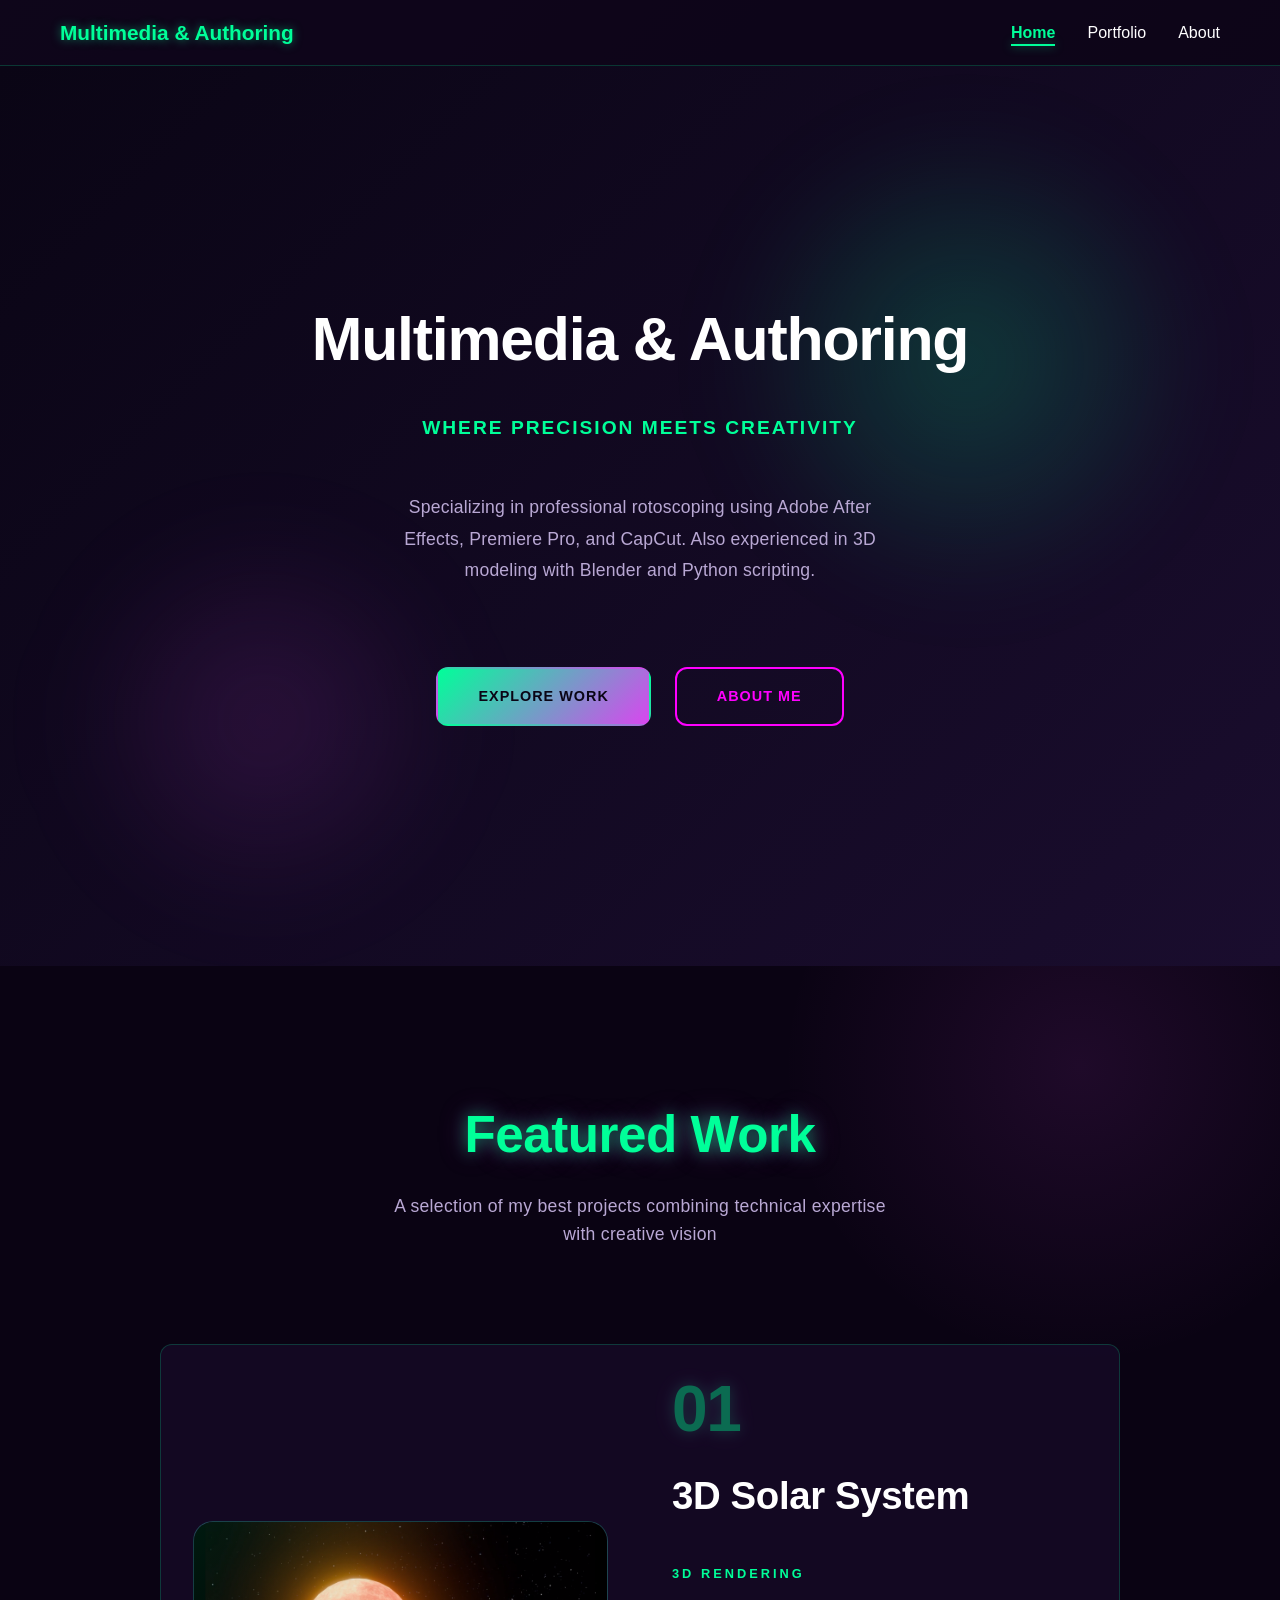
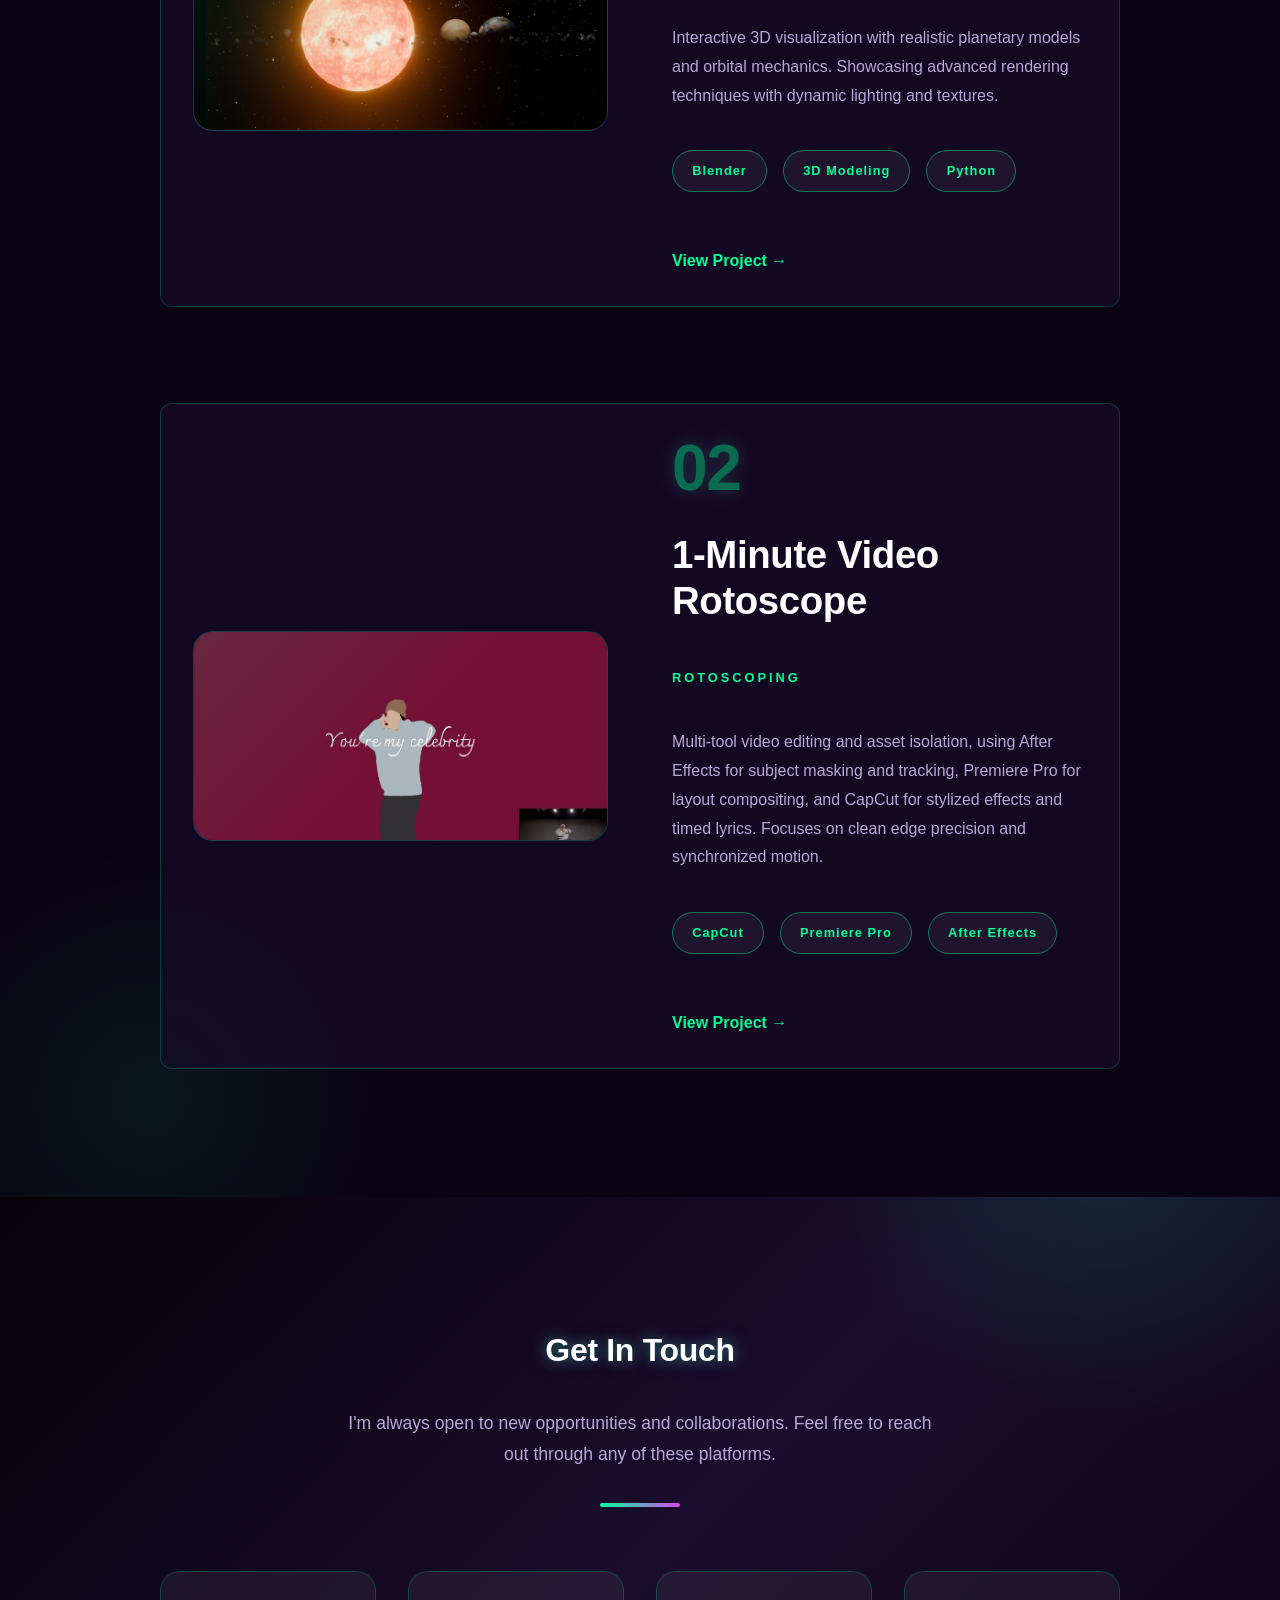
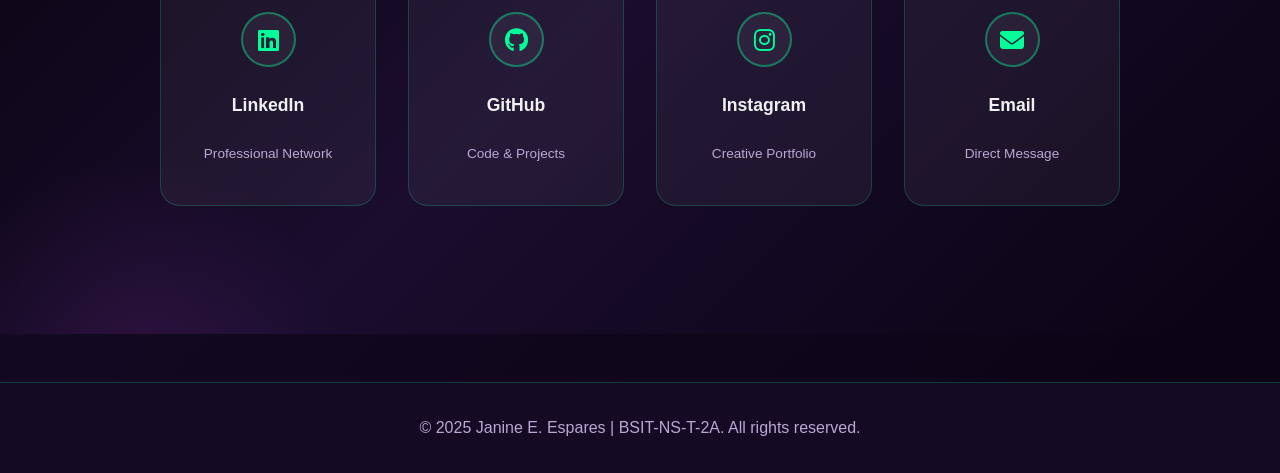
<file: index.html>
<!DOCTYPE html>
<html lang="en">
<head>
    <meta charset="UTF-8">
    <meta name="viewport" content="width=device-width, initial-scale=1.0">
    <title>Multimedia & Authoring Portfolio</title>
    <link rel="stylesheet" href="style.css">
    <link rel="stylesheet" href="https://cdnjs.cloudflare.com/ajax/libs/font-awesome/6.4.0/css/all.min.css">
</head>
<body>
    <!-- Navigation Bar -->
    <nav class="navbar">
        <div class="navbar-container">
            <div class="logo">
                <a href="index.html" class="logo-link">
                    <span class="logo-text">Multimedia & Authoring</span>
                </a>
            </div>
            <ul class="nav-menu">
                <li class="nav-item"><a href="index.html" class="nav-link active">Home</a></li>
                <li class="nav-item"><a href="portfolio.html" class="nav-link">Portfolio</a></li>
                <li class="nav-item"><a href="about.html" class="nav-link">About</a></li>
            </ul>
        </div>
    </nav>

    <!-- Hero Section / Homepage -->
    <header id="home" class="hero">
        <div class="hero-content">
            <h1 class="hero-title">Multimedia & Authoring</h1>
            <p class="hero-subtitle">Where precision meets creativity</p>
            <p class="hero-description">
                Specializing in professional rotoscoping using Adobe After Effects, Premiere Pro, and CapCut. Also experienced in 3D modeling with Blender and Python scripting.
            </p>
            <div class="hero-cta">
                <a href="#featured" class="cta-button primary">Explore Work</a>
                <a href="about.html" class="cta-button secondary">About Me</a>
            </div>
        </div>
    </header>

    <!-- Featured Projects Section (Home) -->
    <section id="featured" class="featured-projects">
        <div class="container">
            <div class="section-header">
                <h2 class="featured-title">Featured Work</h2>
                <p class="section-description">A selection of my best projects combining technical expertise with creative vision</p>
            </div>
            
            <div class="projects-showcase">
                <!-- Project 1: 3D Solar System -->
                <div class="project-showcase-item left">
                    <div class="showcase-image">
                        <img src="images/SS.png" alt="3D Solar System" class="project-image-featured">
                        <div class="image-overlay"></div>
                    </div>
                    <div class="showcase-content">
                        <div class="project-number">01</div>
                        <h3 class="showcase-title">3D Solar System</h3>
                        <p class="showcase-category">3D RENDERING</p>
                        <p class="showcase-description">
                            Interactive 3D visualization with realistic planetary models and orbital mechanics. Showcasing advanced rendering techniques with dynamic lighting and textures.
                        </p>
                        <div class="tech-stack">
                            <span class="tech-badge">Blender</span>
                            <span class="tech-badge">3D Modeling</span>
                            <span class="tech-badge">Python</span>
                        </div>
                        <a href="portfolio.html" class="view-project">View Project →</a>
                    </div>
                </div>

                <!-- Project 2: Video Rotoscope -->
                <div class="project-showcase-item right">
                    <div class="showcase-content">
                        <div class="project-number">02</div>
                        <h3 class="showcase-title">1-Minute Video Rotoscope</h3>
                        <p class="showcase-category">ROTOSCOPING</p>
                        <p class="showcase-description">
                            Multi-tool video editing and asset isolation, using After Effects for subject masking and tracking, Premiere Pro for layout compositing, and CapCut for stylized effects and timed lyrics. Focuses on clean edge precision and synchronized motion.
                        <div class="tech-stack">
                            <span class="tech-badge">CapCut</span>
                            <span class="tech-badge">Premiere Pro</span>
                            <span class="tech-badge">After Effects</span>
                        </div>
                        <a href="portfolio.html" class="view-project">View Project →</a>
                    </div>
                    <div class="showcase-image">
                        <img src="images/celeb.png" alt="1-Minute Video Rotoscope" class="project-image-featured">
                        <div class="image-overlay"></div>
                    </div>
                </div>
            </div>
        </div>
    </section>

    <!-- Contact Section -->
    <section class="contact contact-unique">
        <div class="container">
            <div class="contact-wrapper">
                <div class="contact-content">
                    <h2 class="section-title contact-title">Get In Touch</h2>
                    <p class="contact-subtitle">I'm always open to new opportunities and collaborations. Feel free to reach out through any of these platforms.</p>
                    <div class="contact-divider"></div>
                </div>
                
                <div class="social-grid">
                    <a href="https://www.linkedin.com" target="_blank" class="social-card" title="LinkedIn">
                        <div class="social-card-icon">
                            <i class="fab fa-linkedin"></i>
                        </div>
                        <h3>LinkedIn</h3>
                        <p>Professional Network</p>
                    </a>
                    
                    <a href="https://github.com" target="_blank" class="social-card" title="GitHub">
                        <div class="social-card-icon">
                            <i class="fab fa-github"></i>
                        </div>
                        <h3>GitHub</h3>
                        <p>Code & Projects</p>
                    </a>
                    
                    <a href="https://www.instagram.com" target="_blank" class="social-card" title="Instagram">
                        <div class="social-card-icon">
                            <i class="fab fa-instagram"></i>
                        </div>
                        <h3>Instagram</h3>
                        <p>Creative Portfolio</p>
                    </a>
                    
                    <a href="mailto:contact@example.com" class="social-card" title="Email">
                        <div class="social-card-icon">
                            <i class="fas fa-envelope"></i>
                        </div>
                        <h3>Email</h3>
                        <p>Direct Message</p>
                    </a>
                </div>
            </div>
        </div>
    </section>

    <!-- Footer -->
    <footer class="footer">
        <div class="container">
            <p>&copy; 2025 Janine E. Espares | BSIT-NS-T-2A. All rights reserved.</p>
        </div>
    </footer>

    <script src="script.js"></script>
</body>
</html>
</file>
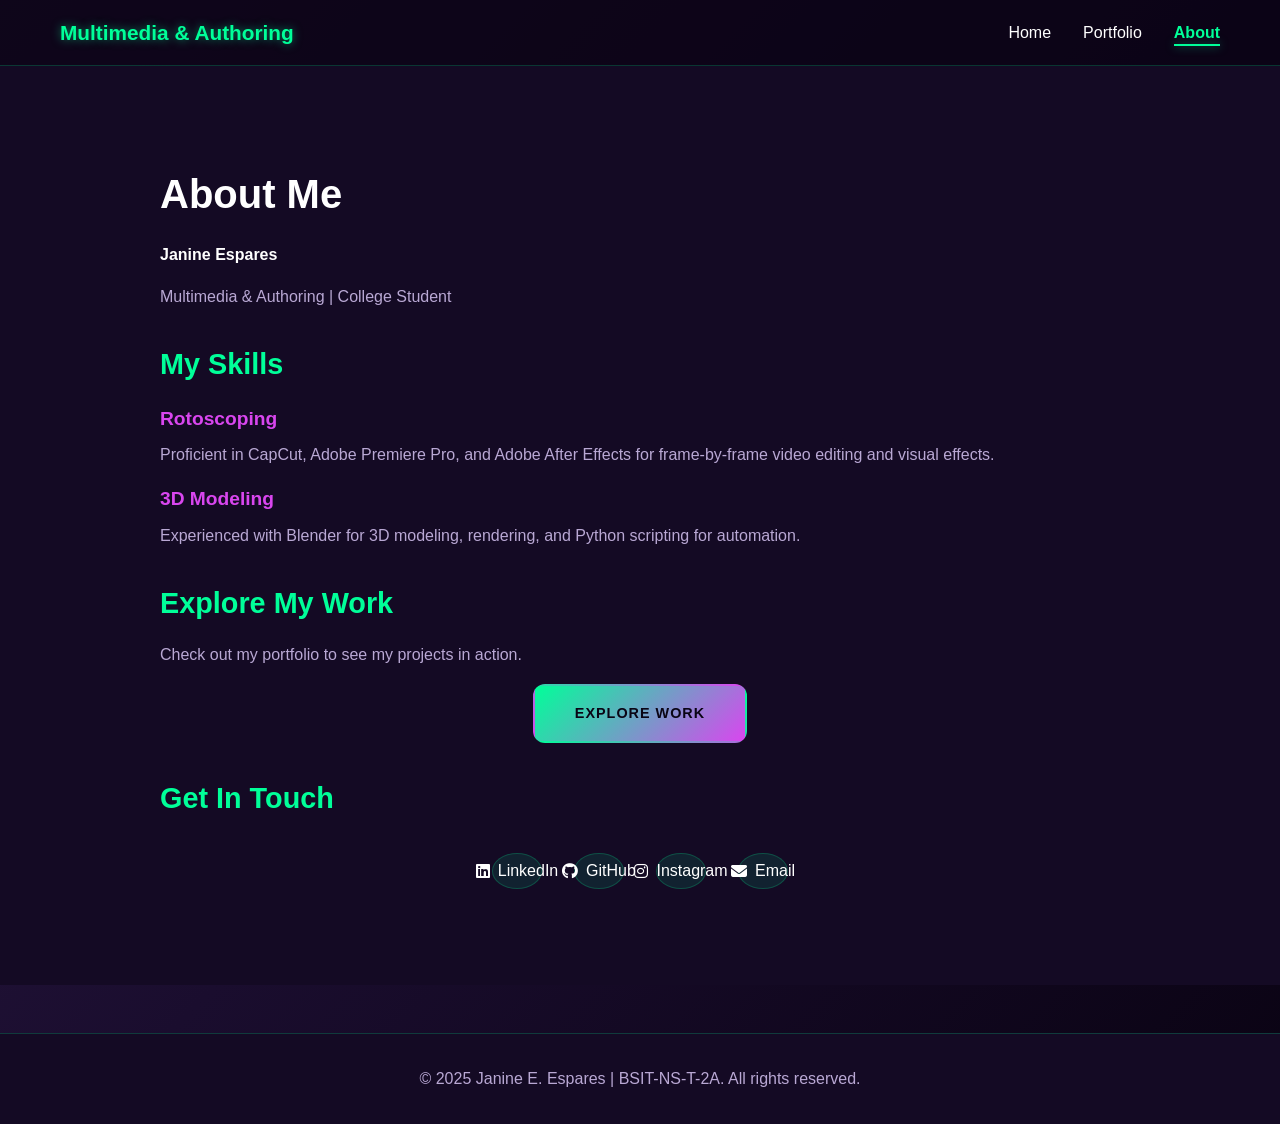
<file: about.html>
<!DOCTYPE html>
<html lang="en">
<head>
    <meta charset="UTF-8">
    <meta name="viewport" content="width=device-width, initial-scale=1.0">
    <title>About - Multimedia & Authoring</title>
    <link rel="stylesheet" href="style.css">
    <link rel="stylesheet" href="https://cdnjs.cloudflare.com/ajax/libs/font-awesome/6.4.0/css/all.min.css">
</head>
<body>
    <!-- Navigation Bar -->
    <nav class="navbar">
        <div class="navbar-container">
            <div class="logo">
                <a href="index.html" class="logo-link">
                    <span class="logo-text">Multimedia & Authoring</span>
                </a>
            </div>
            <ul class="nav-menu">
                <li class="nav-item"><a href="index.html" class="nav-link">Home</a></li>
                <li class="nav-item"><a href="portfolio.html" class="nav-link">Portfolio</a></li>
                <li class="nav-item"><a href="about.html" class="nav-link active">About</a></li>
            </ul>
        </div>
    </nav>

    <!-- About Section -->
    <section class="about">
        <div class="container">
            <h1>About Me</h1>
            <p><strong>Janine Espares</strong></p>
            <p>Multimedia & Authoring | College Student</p>
            
            <h2>My Skills</h2>
            <h3>Rotoscoping</h3>
            <p>Proficient in CapCut, Adobe Premiere Pro, and Adobe After Effects for frame-by-frame video editing and visual effects.</p>
            
            <h3>3D Modeling</h3>
            <p>Experienced with Blender for 3D modeling, rendering, and Python scripting for automation.</p>
            
            <h2>Explore My Work</h2>
            <p>Check out my portfolio to see my projects in action.</p>
            <div class="hero-cta">
                <a href="portfolio.html" class="cta-button primary">Explore Work</a>
            </div>
            
            <h2>Get In Touch</h2>
            <div class="social-links">
                <a href="https://www.linkedin.com" target="_blank" class="social-icon" title="LinkedIn">
                    <i class="fab fa-linkedin"></i> LinkedIn
                </a>
                <a href="https://github.com" target="_blank" class="social-icon" title="GitHub">
                    <i class="fab fa-github"></i> GitHub
                </a>
                <a href="https://www.instagram.com" target="_blank" class="social-icon" title="Instagram">
                    <i class="fab fa-instagram"></i> Instagram
                </a>
                <a href="mailto:contact@example.com" class="social-icon" title="Email">
                    <i class="fas fa-envelope"></i> Email
                </a>
            </div>
        </div>
    </section>

    <!-- Footer -->
    <footer class="footer">
        <div class="container">
            <p>&copy; 2025 Janine E. Espares | BSIT-NS-T-2A. All rights reserved.</p>
        </div>
    </footer>

    <script src="script.js"></script>
</body>
</html>
</file>
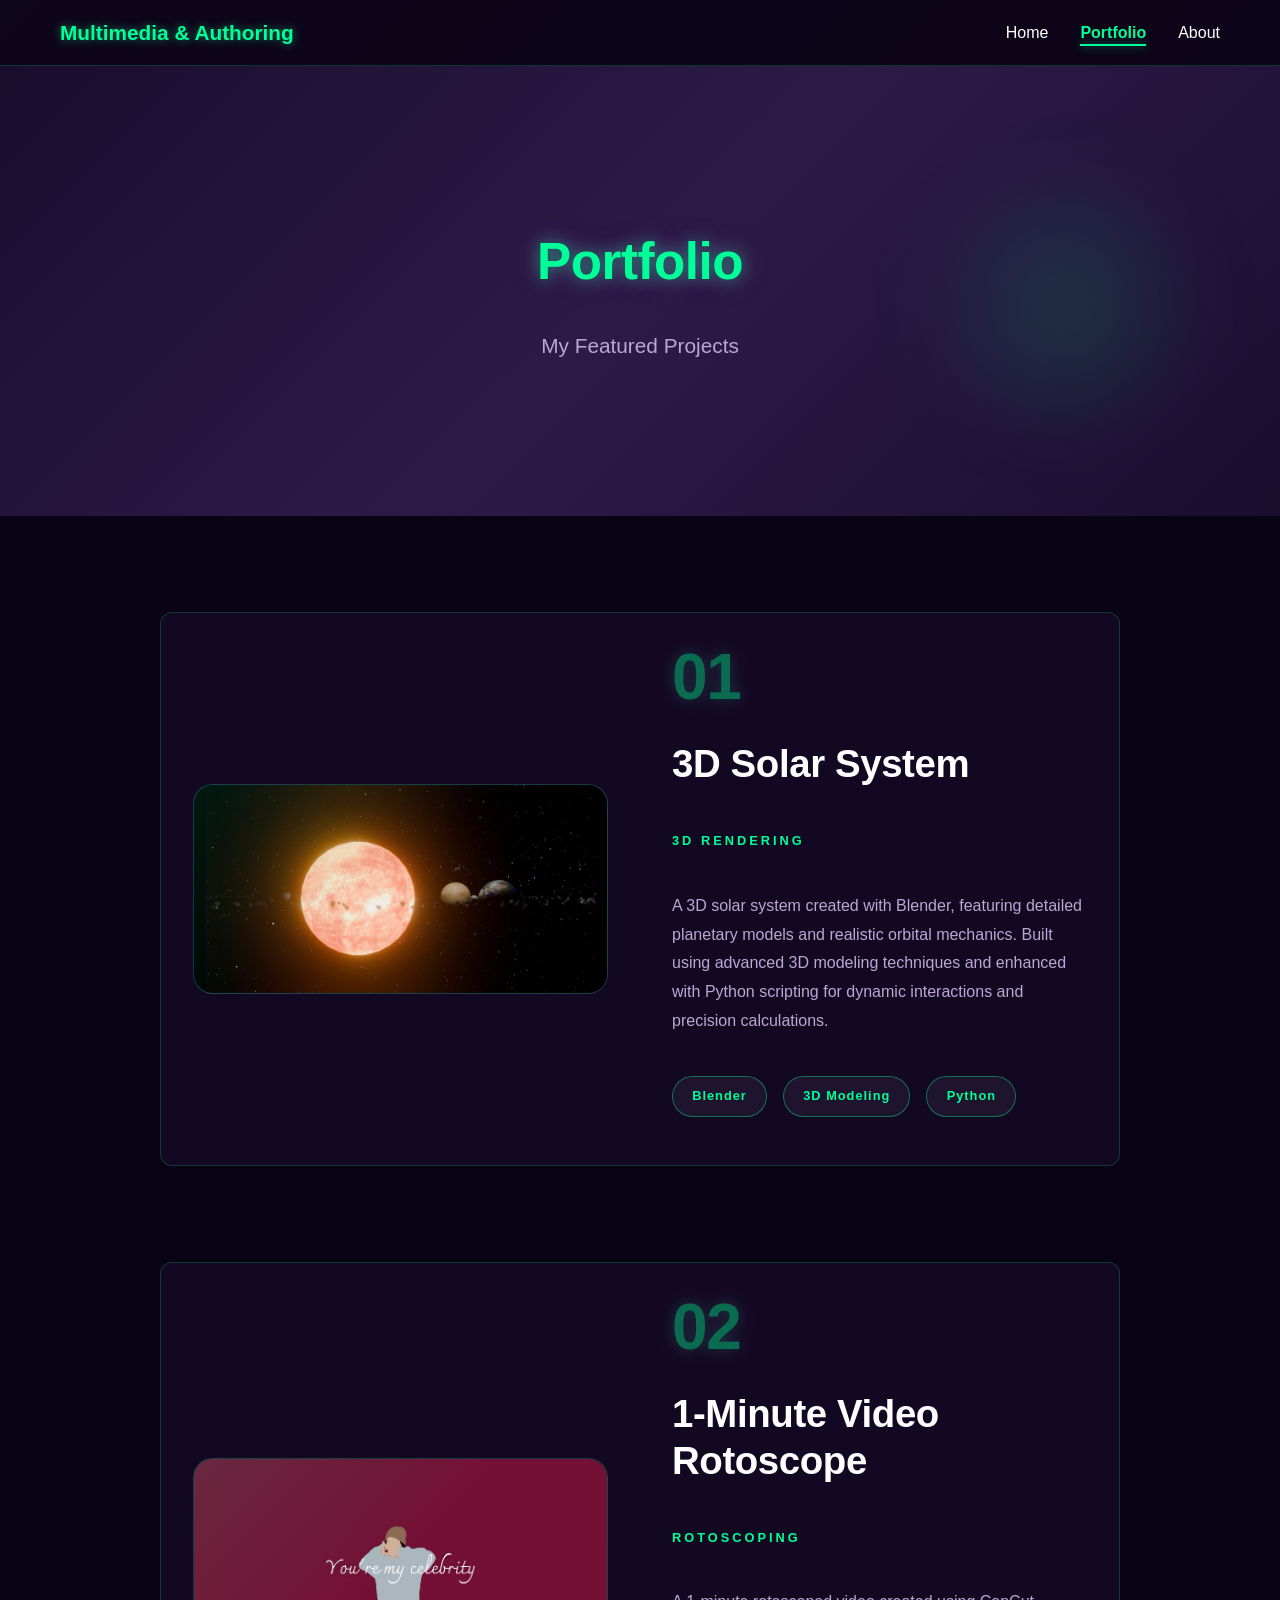
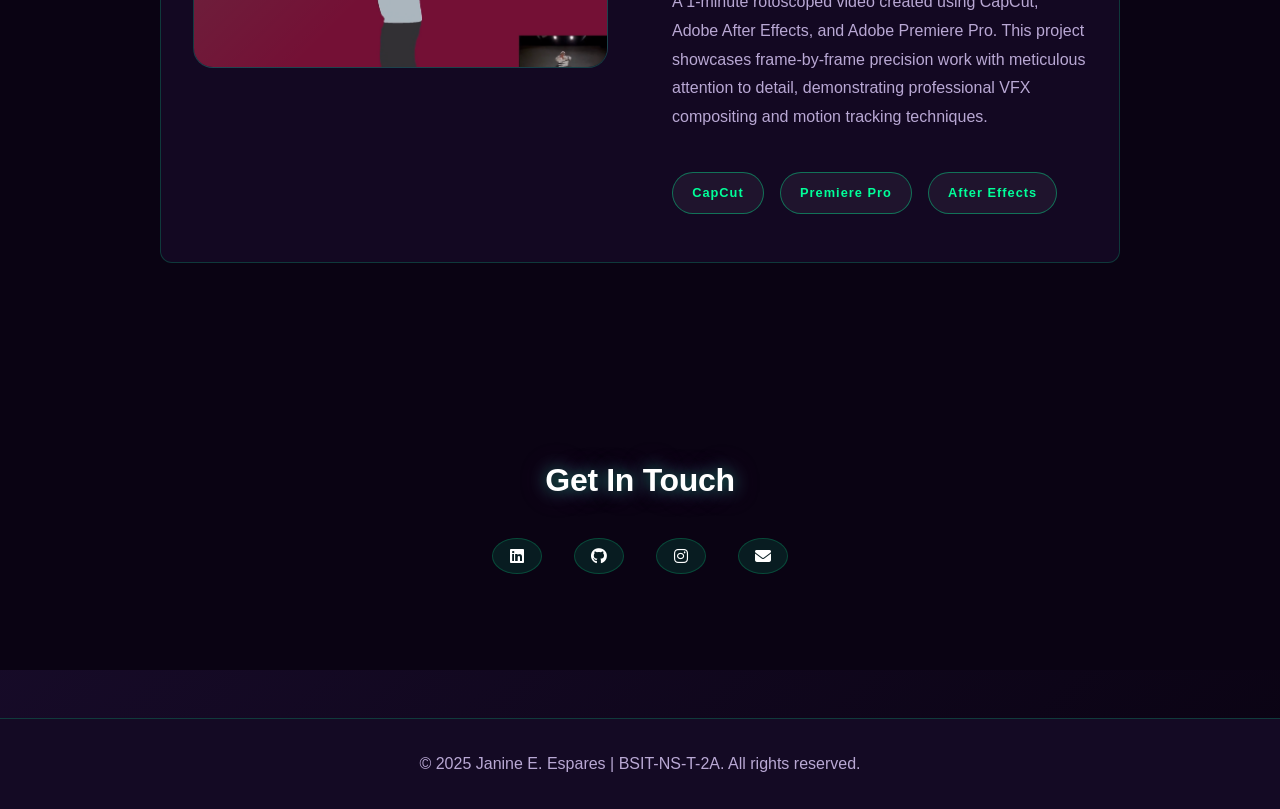
<file: portfolio.html>
<!DOCTYPE html>
<html lang="en">
<head>
    <meta charset="UTF-8">
    <meta name="viewport" content="width=device-width, initial-scale=1.0">
    <title>Portfolio - Multimedia & Authoring</title>
    <link rel="stylesheet" href="style.css">
    <link rel="stylesheet" href="https://cdnjs.cloudflare.com/ajax/libs/font-awesome/6.4.0/css/all.min.css">
</head>
<body>
    <!-- Navigation Bar -->
    <nav class="navbar">
        <div class="navbar-container">
            <div class="logo">
                <a href="index.html" class="logo-link">
                    <span class="logo-text">Multimedia & Authoring</span>
                </a>
            </div>
            <ul class="nav-menu">
                <li class="nav-item"><a href="index.html" class="nav-link">Home</a></li>
                <li class="nav-item"><a href="portfolio.html" class="nav-link active">Portfolio</a></li>
                <li class="nav-item"><a href="about.html" class="nav-link">About</a></li>
            </ul>
        </div>
    </nav>

    <!-- Portfolio Header Section -->
    <header class="page-header">
        <h1 class="page-title">Portfolio</h1>
        <p class="page-subtitle">My Featured Projects</p>
    </header>

    <!-- Featured Projects Section -->
    <section class="portfolio">
        <div class="container">
            <div class="projects-showcase">
                <!-- Project 1: 3D Solar System -->
                <a href="portfolio/solar-system.html" class="project-showcase-item left project-link">
                    <div class="showcase-image">
                        <img src="images/SS.png" alt="3D Solar System" class="project-image-featured">
                        <div class="image-overlay"></div>
                    </div>
                    <div class="showcase-content">
                        <div class="project-number">01</div>
                        <h3 class="showcase-title">3D Solar System</h3>
                        <p class="showcase-category">3D RENDERING</p>
                        <p class="showcase-description">
                            A 3D solar system created with Blender, featuring detailed planetary models and realistic orbital mechanics. Built using advanced 3D modeling techniques and enhanced with Python scripting for dynamic interactions and precision calculations.
                        </p>
                        <div class="tech-stack">
                            <span class="tech-badge">Blender</span>
                            <span class="tech-badge">3D Modeling</span>
                            <span class="tech-badge">Python</span>
                        </div>
                    </div>
                </a>

                <!-- Project 2: Video Rotoscope -->
                <a href="portfolio/rotoscope.html" class="project-showcase-item right project-link">
                    <div class="showcase-content">
                        <div class="project-number">02</div>
                        <h3 class="showcase-title">1-Minute Video Rotoscope</h3>
                        <p class="showcase-category">ROTOSCOPING</p>
                        <p class="showcase-description">
                            A 1-minute rotoscoped video created using CapCut, Adobe After Effects, and Adobe Premiere Pro. This project showcases frame-by-frame precision work with meticulous attention to detail, demonstrating professional VFX compositing and motion tracking techniques.
                        </p>
                        <div class="tech-stack">
                            <span class="tech-badge">CapCut</span>
                            <span class="tech-badge">Premiere Pro</span>
                            <span class="tech-badge">After Effects</span>
                        </div>
                    </div>
                    <div class="showcase-image">
                        <img src="images/celeb.png" alt="1-Minute Video Rotoscope" class="project-image-featured">
                        <div class="image-overlay"></div>
                    </div>
                </a>
            </div>
        </div>
    </section>

    <!-- Contact Section -->
    <section class="contact">
        <div class="container">
            <h2 class="section-title">Get In Touch</h2>
            <div class="social-links">
                <a href="https://www.linkedin.com" target="_blank" class="social-icon" title="LinkedIn">
                    <i class="fab fa-linkedin"></i>
                </a>
                <a href="https://github.com" target="_blank" class="social-icon" title="GitHub">
                    <i class="fab fa-github"></i>
                </a>
                <a href="https://www.instagram.com" target="_blank" class="social-icon" title="Instagram">
                    <i class="fab fa-instagram"></i>
                </a>
                <a href="mailto:contact@example.com" class="social-icon" title="Email">
                    <i class="fas fa-envelope"></i>
                </a>
            </div>
        </div>
    </section>

    <!-- Footer -->
    <footer class="footer">
        <div class="container">
            <p>&copy; 2025 Janine E. Espares | BSIT-NS-T-2A. All rights reserved.</p>
        </div>
    </footer>

    <script src="script.js"></script>
</body>
</html>
</file>
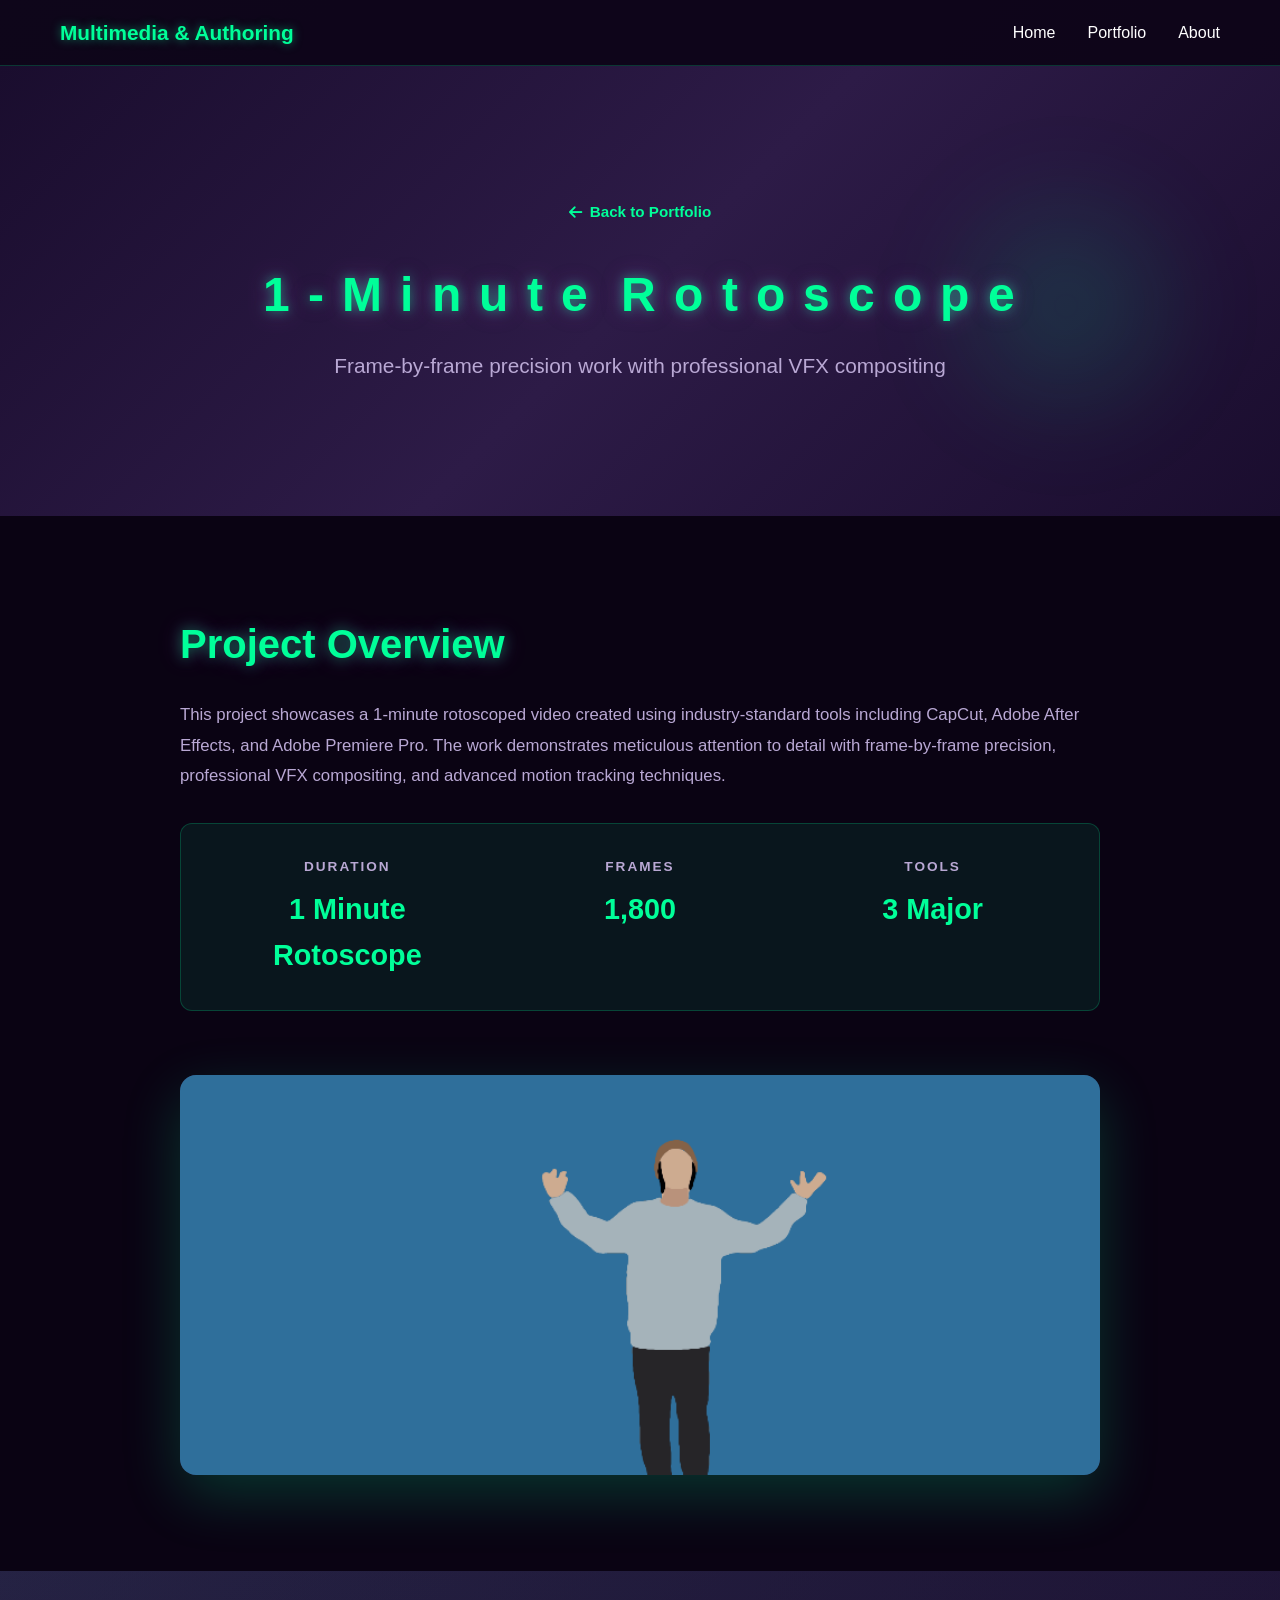
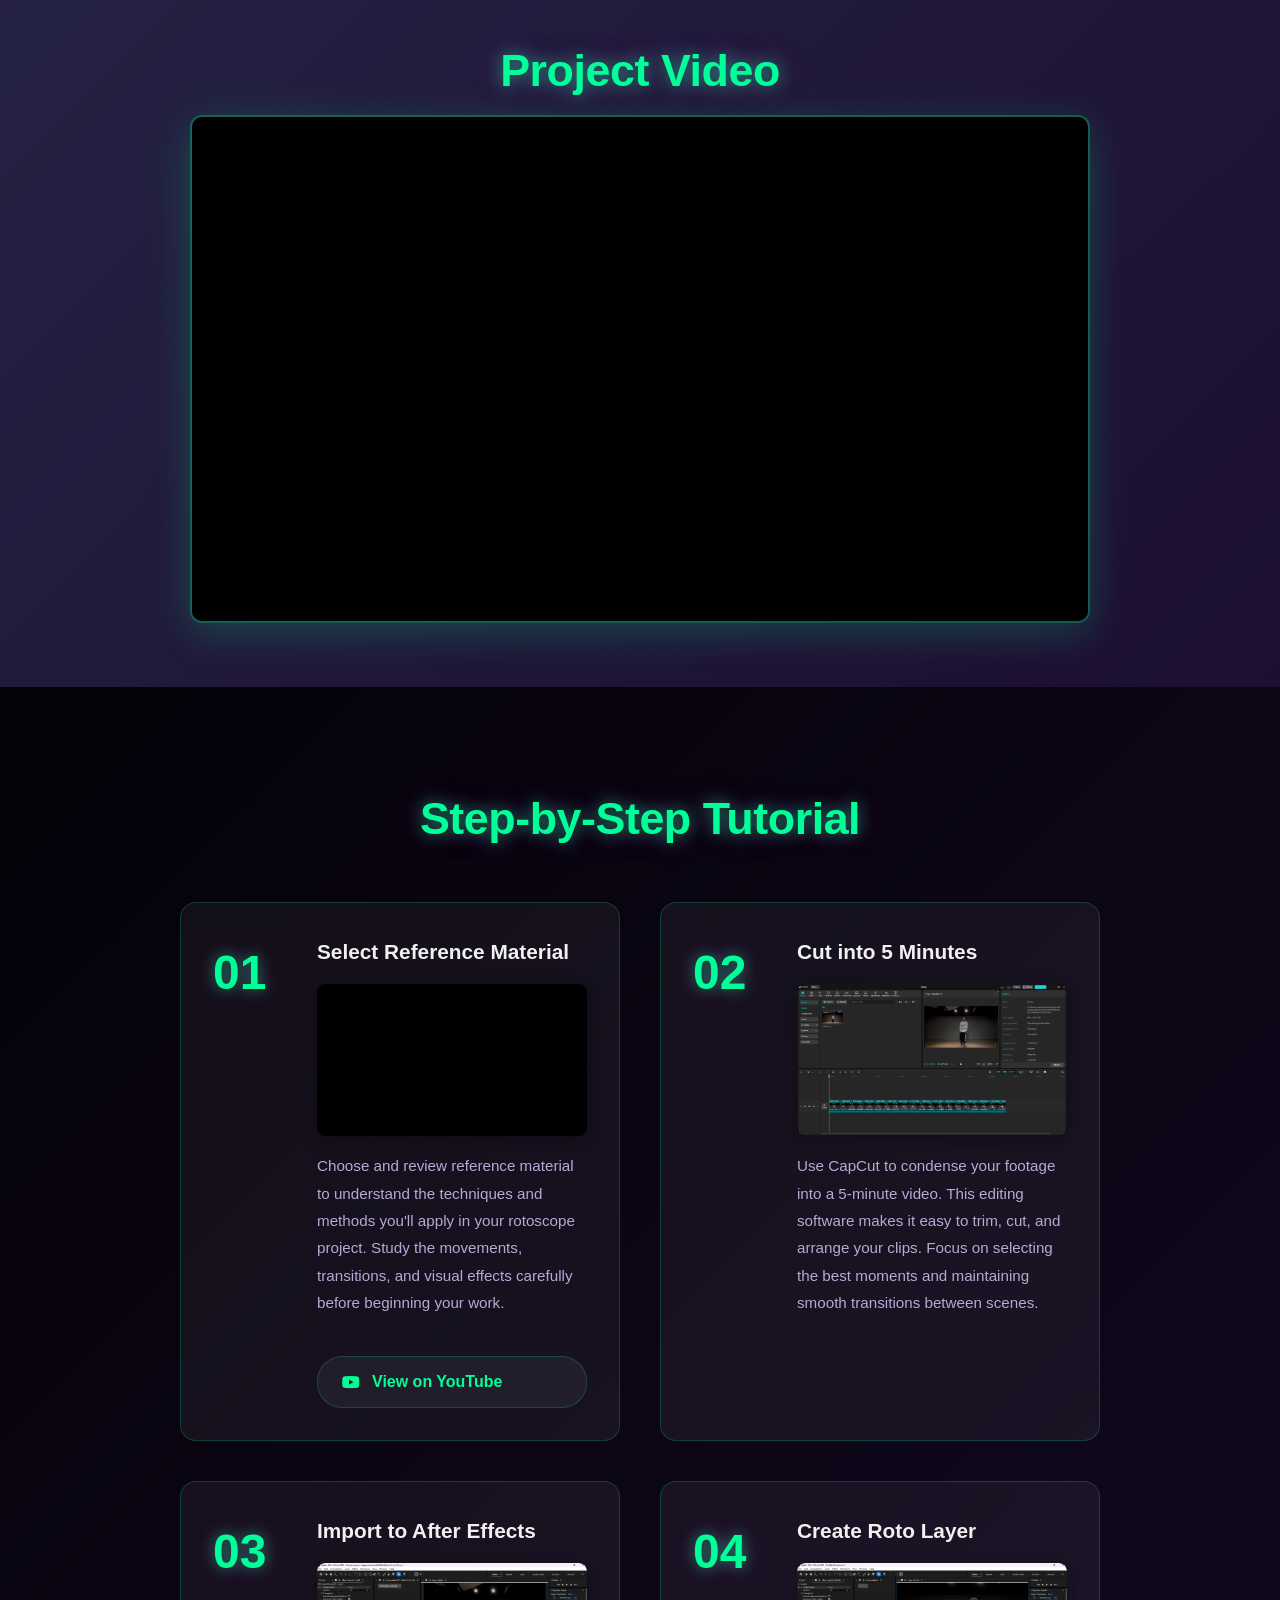
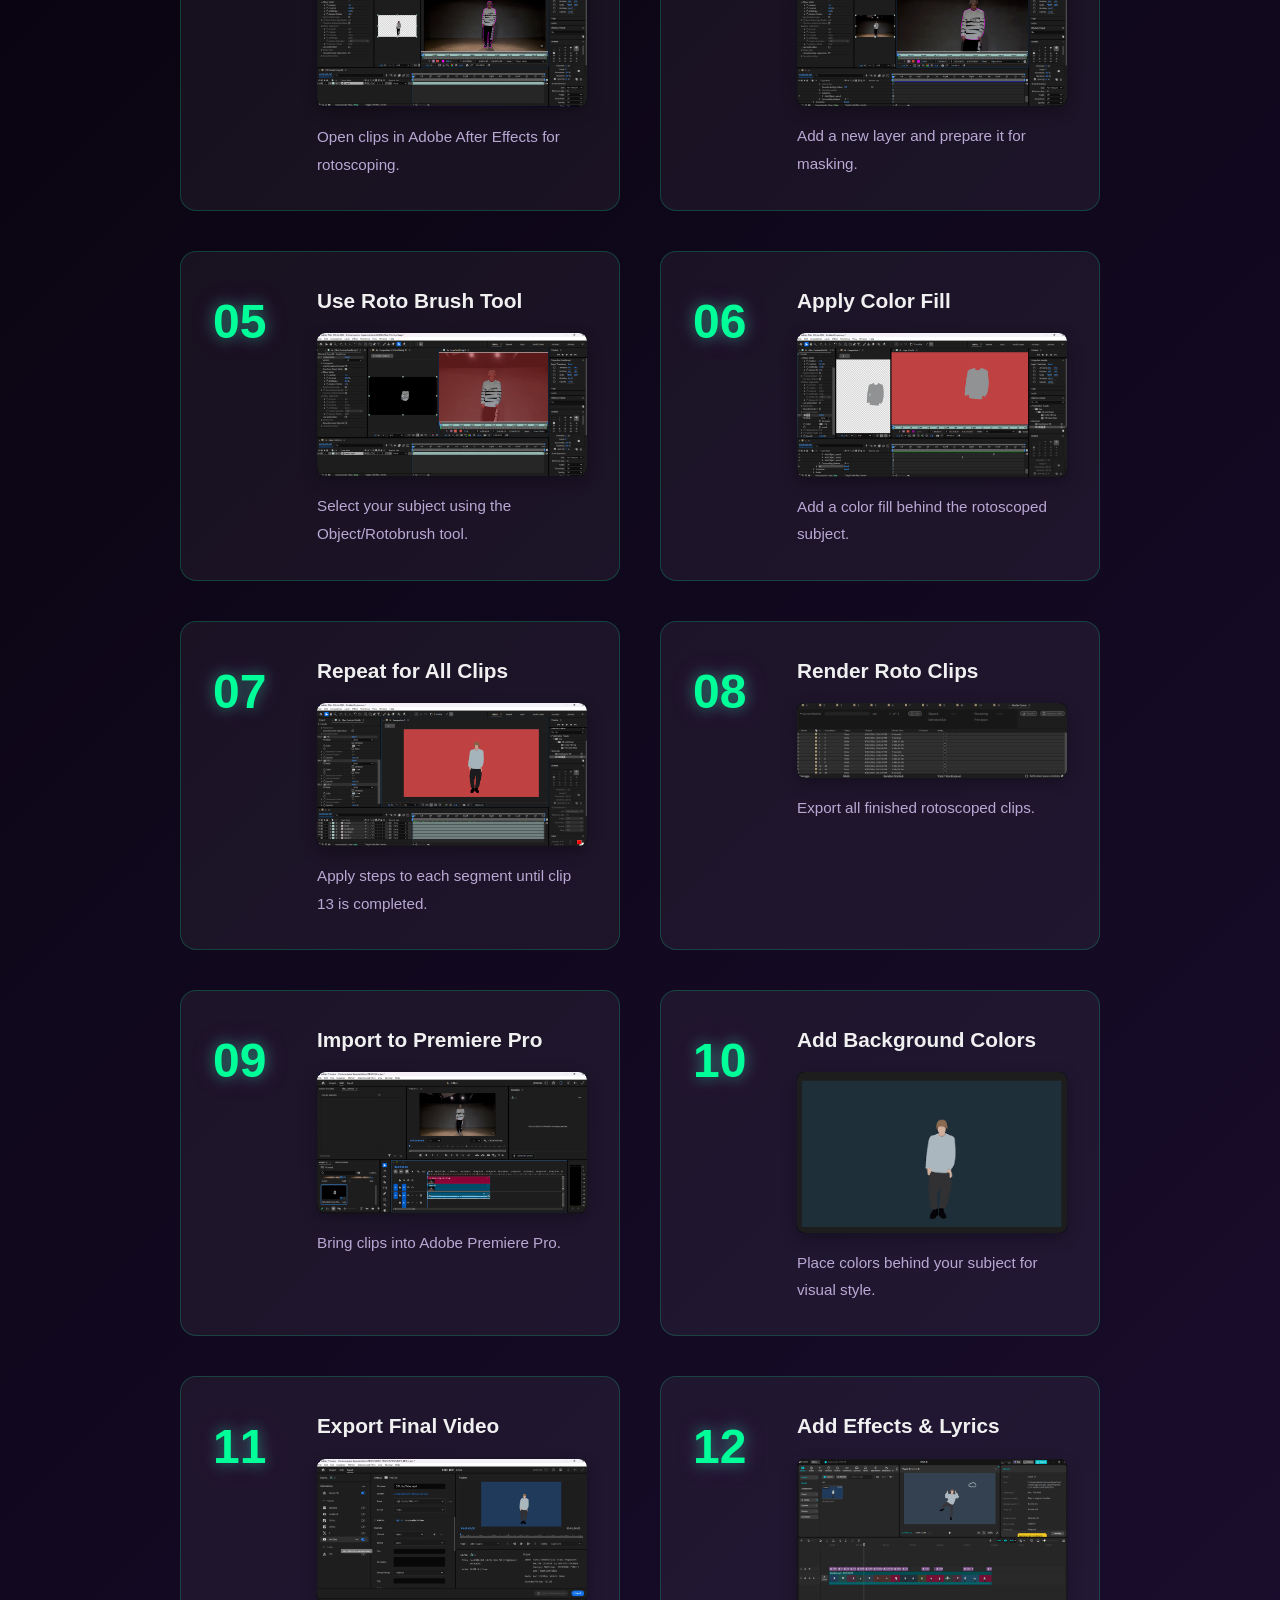
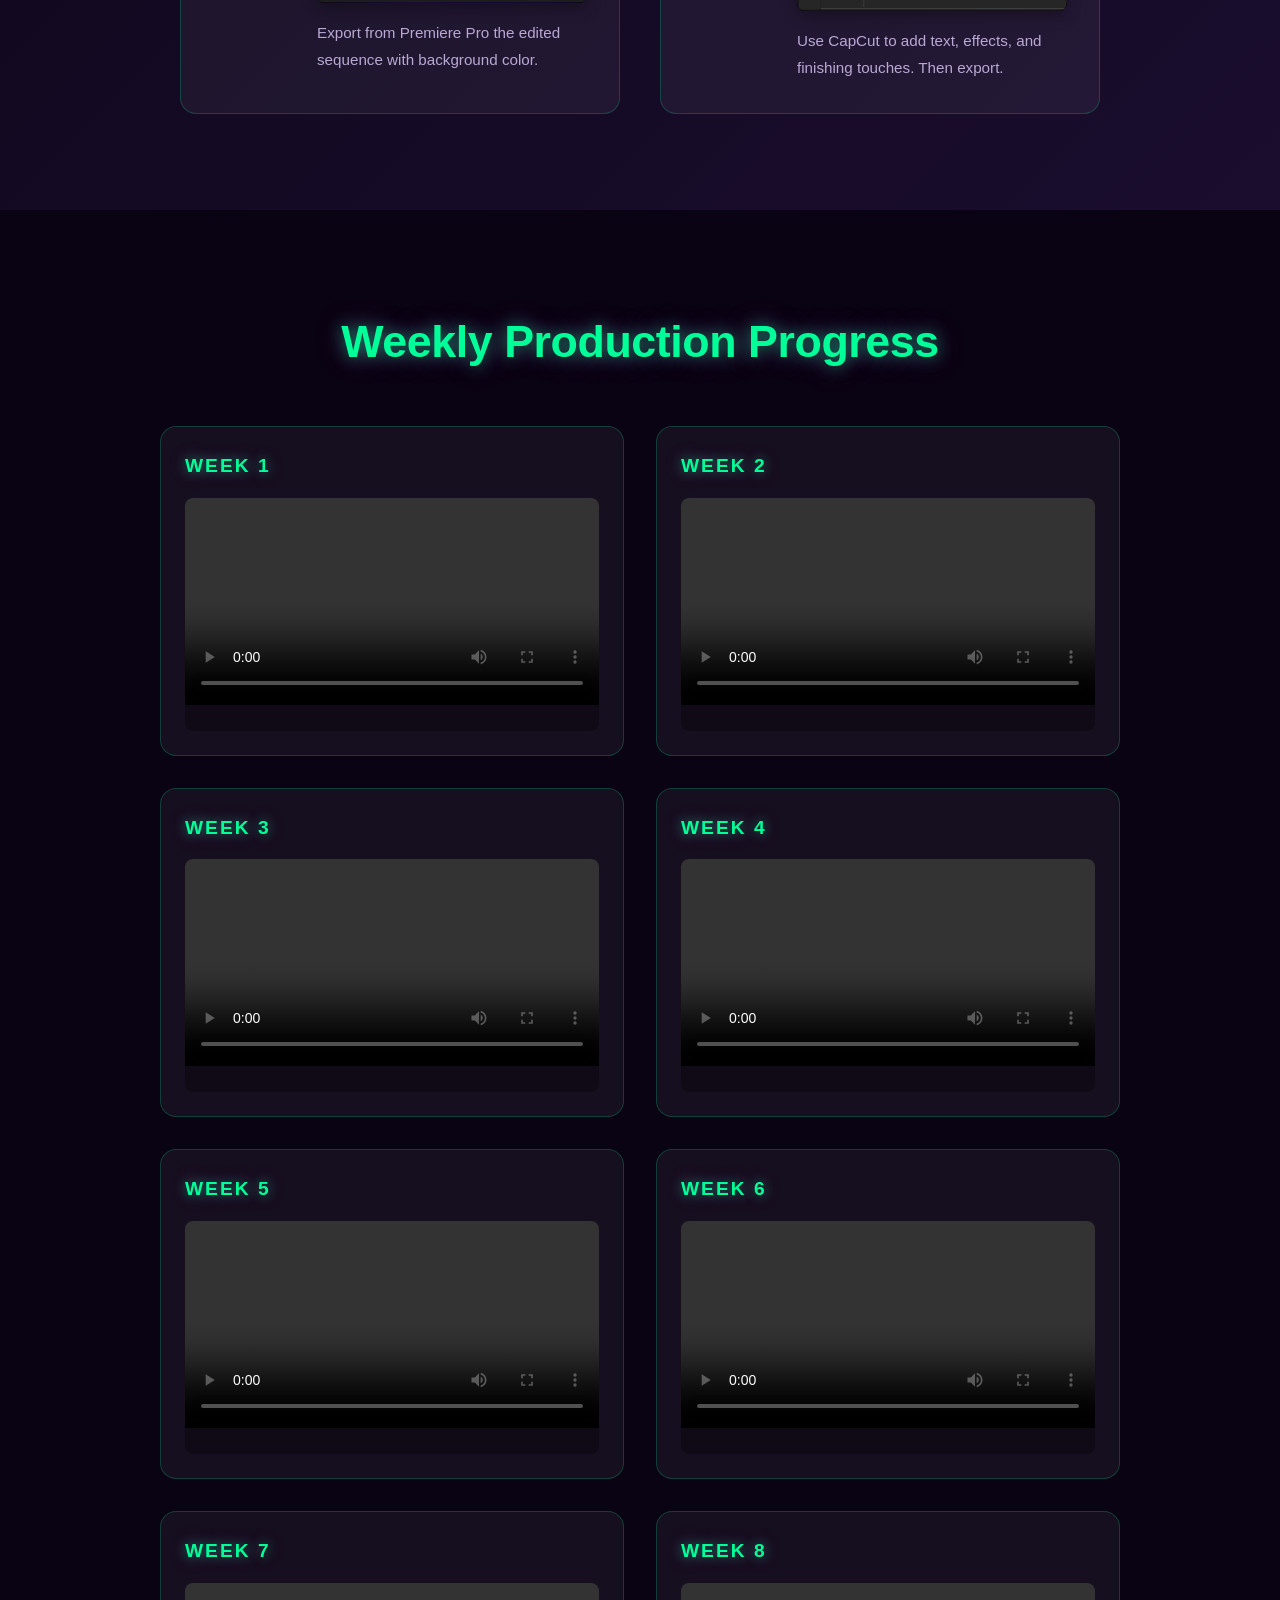
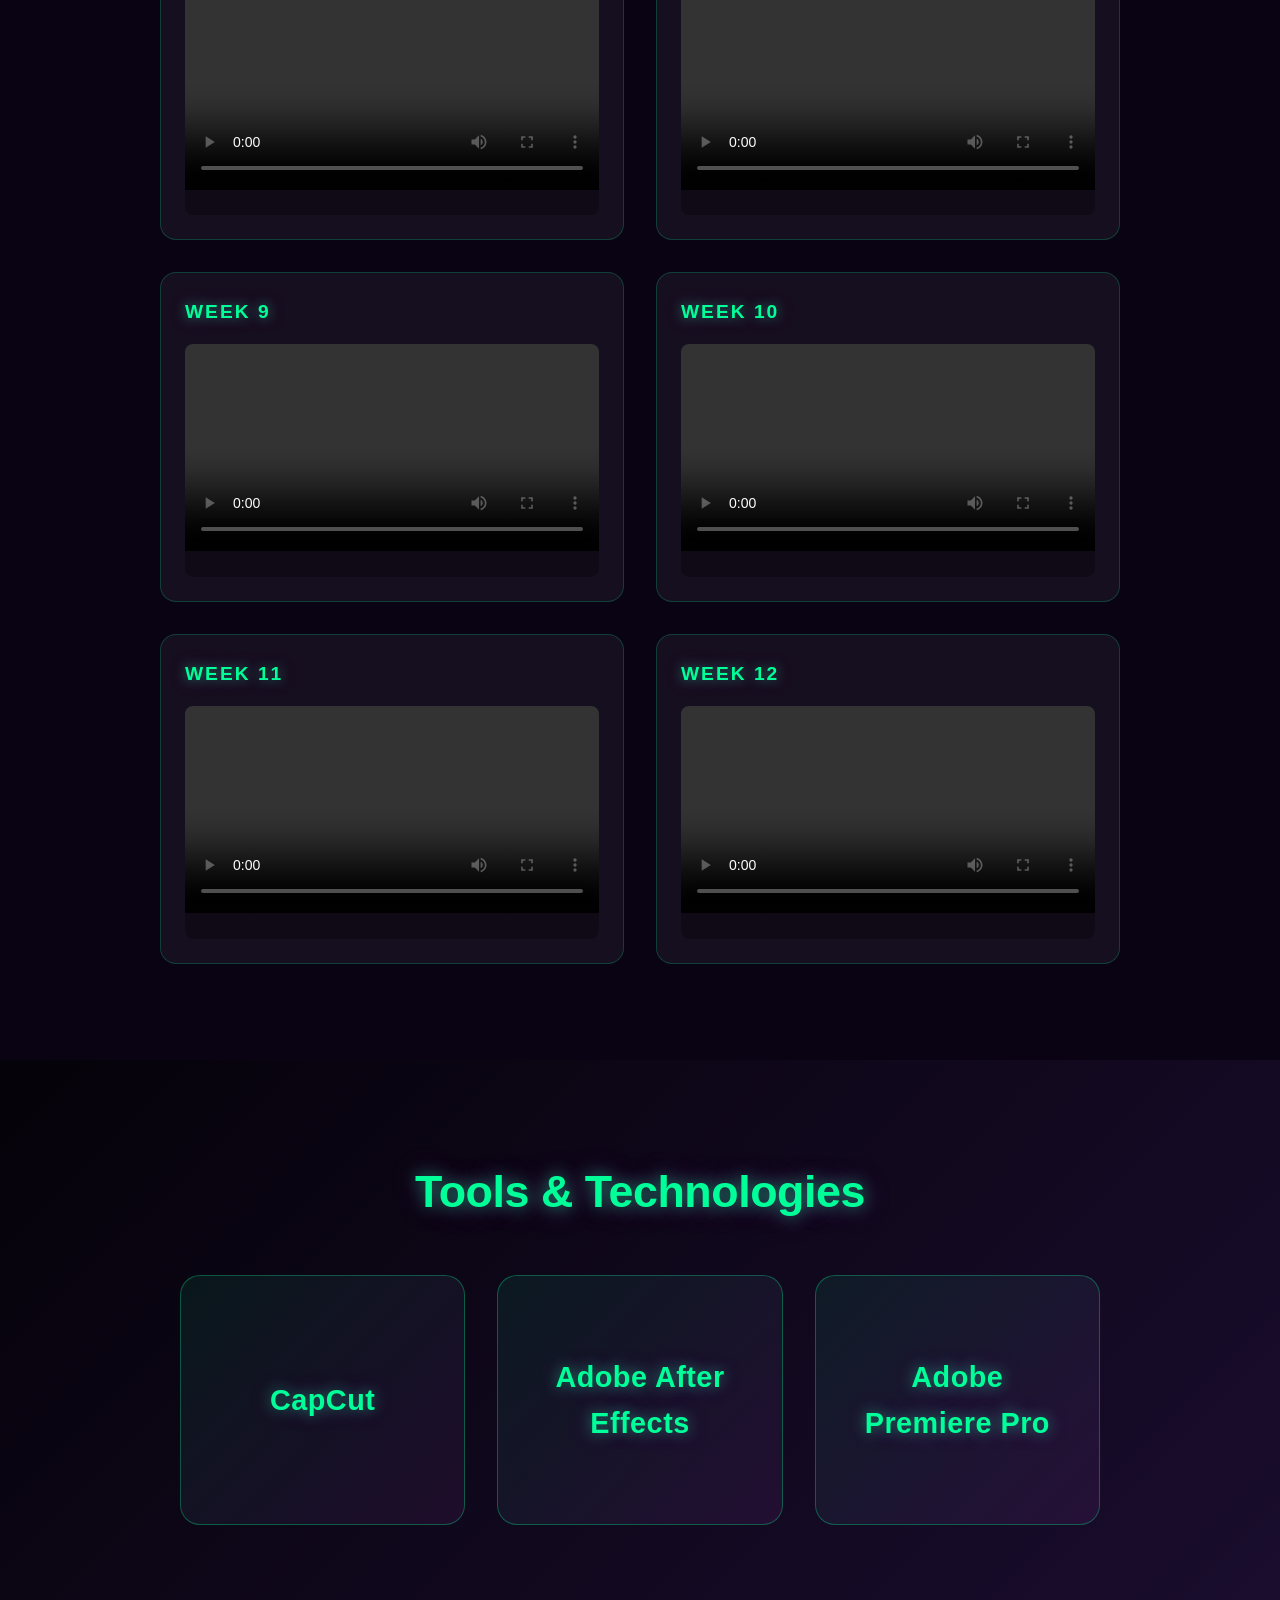
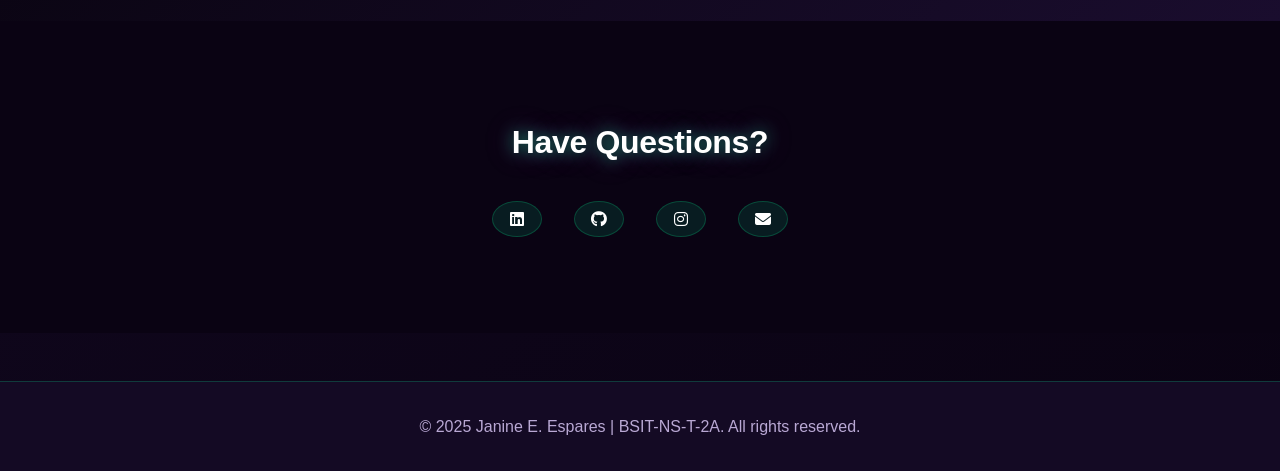
<file: portfolio/rotoscope.html>
<!DOCTYPE html>
<html lang="en">
<head>
    <meta charset="UTF-8">
    <meta name="viewport" content="width=device-width, initial-scale=1.0">
    <title>1-Minute Rotoscope - Project Details</title>
    <link rel="stylesheet" href="../style.css">
    <link rel="stylesheet" href="https://cdnjs.cloudflare.com/ajax/libs/font-awesome/6.4.0/css/all.min.css">
</head>
<body>
    <!-- Navigation Bar -->
    <nav class="navbar">
        <div class="navbar-container">
            <div class="logo">
                <a href="../index.html" class="logo-link">
                    <span class="logo-text">Multimedia & Authoring</span>
                </a>
            </div>
            <ul class="nav-menu">
                <li class="nav-item"><a href="../index.html" class="nav-link">Home</a></li>
                <li class="nav-item"><a href="../portfolio.html" class="nav-link">Portfolio</a></li>
                <li class="nav-item"><a href="../about.html" class="nav-link">About</a></li>
            </ul>
        </div>
    </nav>

    <!-- Project Header -->
    <header class="page-header">
        <div class="page-header-content">
            <a href="../portfolio.html" class="back-link">
                <i class="fas fa-arrow-left"></i> Back to Portfolio
            </a>
            <h1 class="page-title animated-title">
                <span class="title-char">1</span>
                <span class="title-char">-</span>
                <span class="title-char">M</span>
                <span class="title-char">i</span>
                <span class="title-char">n</span>
                <span class="title-char">u</span>
                <span class="title-char">t</span>
                <span class="title-char">e</span>
                <span class="title-char"> </span>
                <span class="title-char">R</span>
                <span class="title-char">o</span>
                <span class="title-char">t</span>
                <span class="title-char">o</span>
                <span class="title-char">s</span>
                <span class="title-char">c</span>
                <span class="title-char">o</span>
                <span class="title-char">p</span>
                <span class="title-char">e</span>
            </h1>
            <p class="page-subtitle fade-in-delay">
                Frame-by-frame precision work with professional VFX compositing
            </p>
        </div>
    </header>

    <!-- Project Overview Section -->
    <section class="project-overview">
        <div class="container">
            <div class="overview-content">
                <div class="overview-info">
                    <h2>Project Overview</h2>
                    <p>
                        This project showcases a 1-minute rotoscoped video created using industry-standard tools including CapCut, Adobe After Effects, and Adobe Premiere Pro. The work demonstrates meticulous attention to detail with frame-by-frame precision, professional VFX compositing, and advanced motion tracking techniques.
                    </p>
                    <div class="project-stats">
                        <div class="stat">
                            <span class="stat-label">Duration</span>
                            <span class="stat-value">1 Minute Rotoscope </span>
                        </div>
                        <div class="stat">
                            <span class="stat-label">Frames</span>
                            <span class="stat-value">1,800</span>
                        </div>
                        <div class="stat">
                            <span class="stat-label">Tools</span>
                            <span class="stat-value">3 Major</span>
                        </div>
                    </div>
                </div>
                <div class="overview-visual">
                    <img src="../images/rotoscope.png" alt="Rotoscope Project" class="project-detail-image">
                </div>
            </div>
        </div>
    </section>

    <!-- Project Video Section -->
    <section class="project-video-section">
        <div class="container">
            <h2 class="section-title">Project Video</h2>
                <div class="project-video-container">
                    <iframe 
                        src="https://www.youtube.com/embed/BwsPdaFDlTU" 
                        title="1-Minute Rotoscope" 
                        frameborder="0" 
                        allow="accelerometer; autoplay; clipboard-write; encrypted-media; gyroscope; picture-in-picture; web-share" 
                        referrerpolicy="strict-origin-when-cross-origin" 
                        allowfullscreen>
                    </iframe>
                </div>
        </div>
    </section>

    <!-- Step-by-Step Tutorial Section -->
    <section class="tutorial-section">
        <div class="container">
            <h2 class="section-title">Step-by-Step Tutorial</h2>
            <div class="steps-grid">
                <!-- Template Step -->
                <div class="tutorial-step-video">
                    <div class="step-number">01</div>
                    <div class="step-video-content">
                        <h3>Select Reference Material</h3>
                        <div class="tutorial-video-embed">
                            <iframe 
                                src="https://www.youtube-nocookie.com/embed/hbZssd2lImo?rel=0&modestbranding=1" 
                                title="Reference Video" 
                                allowfullscreen="true" 
                                loading="lazy"
                                allow="accelerometer; autoplay; clipboard-write; encrypted-media; gyroscope; picture-in-picture"
                                frameborder="0">
                            </iframe>
                        </div>
                        <p>
                            Choose and review reference material to understand the techniques and methods you'll apply in your rotoscope project. Study the movements, transitions, and visual effects carefully before beginning your work.
                        </p>
                        <a href="https://www.youtube.com/watch?v=hbZssd2lImo" target="_blank" class="reference-link">
                            <i class="fab fa-youtube"></i> View on YouTube
                        </a>
                    </div>
                </div>

                <!-- Template Step 2 - Cut into 5 Minutes -->
                <div class="tutorial-step-video">
                    <div class="step-number">02</div>
                    <div class="step-video-content">
                        <h3>Cut into 5 Minutes</h3>
                        <div class="tutorial-image-embed">
                            <img src="../images/5minsCapCut.png" alt="Cut into 5 Minutes using CapCut" class="tutorial-image">
                        </div>
                        <p>
                            Use CapCut to condense your footage into a 5-minute video. This editing software makes it easy to trim, cut, and arrange your clips. Focus on selecting the best moments and maintaining smooth transitions between scenes.
                        </p>
                    </div>
                </div>

                <!-- Step 3 - Import to After Effects -->
                <div class="tutorial-step-video">
                    <div class="step-number">03</div>
                    <div class="step-video-content">
                        <h3>Import to After Effects</h3>
                        <div class="tutorial-image-embed">
                            <img src="../images/impAE.png" alt="Import to After Effects" class="tutorial-image">
                        </div>
                        <p>
                            Open clips in Adobe After Effects for rotoscoping.
                        </p>
                    </div>
                </div>

                <!-- Step 4 - Create Roto Layer -->
                <div class="tutorial-step-video">
                    <div class="step-number">04</div>
                    <div class="step-video-content">
                        <h3>Create Roto Layer</h3>
                        <div class="tutorial-image-embed">
                            <img src="../images/crRotoL.png" alt="Create Roto Layer" class="tutorial-image">
                        </div>
                        <p>
                            Add a new layer and prepare it for masking.
                        </p>
                    </div>
                </div>

                <!-- Step 5 - Use Roto Brush Tool -->
                <div class="tutorial-step-video">
                    <div class="step-number">05</div>
                    <div class="step-video-content">
                        <h3>Use Roto Brush Tool</h3>
                        <div class="tutorial-image-embed">
                            <img src="../images/UseObjMT.png" alt="Use Roto Brush Tool" class="tutorial-image">
                        </div>
                        <p>
                            Select your subject using the Object/Rotobrush tool.
                        </p>
                    </div>
                </div>

                <!-- Step 6 - Apply Color Fill -->
                <div class="tutorial-step-video">
                    <div class="step-number">06</div>
                    <div class="step-video-content">
                        <h3>Apply Color Fill</h3>
                        <div class="tutorial-image-embed">
                            <img src="../images/ColorFill.png" alt="Apply Color Fill" class="tutorial-image">
                        </div>
                        <p>
                            Add a color fill behind the rotoscoped subject.
                        </p>
                    </div>
                </div>

                <!-- Step 7 - Repeat for All Clips -->
                <div class="tutorial-step-video">
                    <div class="step-number">07</div>
                    <div class="step-video-content">
                        <h3>Repeat for All Clips</h3>
                        <div class="tutorial-image-embed">
                            <img src="../images/RptAllClps.png" alt="Repeat for All Clips" class="tutorial-image">
                        </div>
                        <p>
                            Apply steps to each segment until clip 13 is completed.
                        </p>
                    </div>
                </div>

                <!-- Step 8 - Render Roto Clips -->
                <div class="tutorial-step-video">
                    <div class="step-number">08</div>
                    <div class="step-video-content">
                        <h3>Render Roto Clips</h3>
                        <div class="tutorial-image-embed">
                            <img src="../images/RRC.png" alt="Render Roto Clips" class="tutorial-image">
                        </div>
                        <p>
                            Export all finished rotoscoped clips.
                        </p>
                    </div>
                </div>

                <!-- Step 9 - Import to Premiere Pro -->
                <div class="tutorial-step-video">
                    <div class="step-number">09</div>
                    <div class="step-video-content">
                        <h3>Import to Premiere Pro</h3>
                        <div class="tutorial-image-embed">
                            <img src="../images/IPP.png" alt="Import to Premiere Pro" class="tutorial-image">
                        </div>
                        <p>
                            Bring clips into Adobe Premiere Pro.
                        </p>
                    </div>
                </div>

                <!-- Step 10 - Add Background Colors -->
                <div class="tutorial-step-video">
                    <div class="step-number">10</div>
                    <div class="step-video-content">
                        <h3>Add Background Colors</h3>
                        <div class="tutorial-image-embed">
                            <img src="../images/ABC.png" alt="Add Background Colors" class="tutorial-image">
                        </div>
                        <p>
                            Place colors behind your subject for visual style.
                        </p>
                    </div>
                </div>

                <!-- Step 11 - Export Final Video -->
                <div class="tutorial-step-video">
                    <div class="step-number">11</div>
                    <div class="step-video-content">
                        <h3>Export Final Video</h3>
                        <div class="tutorial-image-embed">
                            <img src="../images/EFV.png" alt="Export Final Video" class="tutorial-image">
                        </div>
                        <p>
                            Export from Premiere Pro the edited sequence with background color.
                        </p>
                    </div>
                </div>

                <!-- Step 12 - Add Effects & Lyrics -->
                <div class="tutorial-step-video">
                    <div class="step-number">12</div>
                    <div class="step-video-content">
                        <h3>Add Effects & Lyrics</h3>
                        <div class="tutorial-image-embed">
                            <img src="../images/AEL.png" alt="Add Effects & Lyrics" class="tutorial-image">
                        </div>
                        <p>
                            Use CapCut to add text, effects, and finishing touches. Then export.
                        </p>
                    </div>
                </div>
            </div>
        </div>
    </section>

    <!-- Weekly Progress Section -->
    <section class="progress-section">
        <div class="container">
            <h2 class="section-title">Weekly Production Progress</h2>
            <div class="weekly-videos-grid">
                <!-- Week 1 - HANA -->
                <div class="weekly-video-card">
                    <div class="week-number">WEEK 1</div>
                    <div class="weekly-video-embed">
                        <video controls preload="metadata" width="100%" height="auto">
                            <source src="../videos/HANA.mp4" type="video/mp4">
                            Your browser does not support the video tag.
                        </video>
                    </div>
                </div>

                <!-- Week 2 - dul -->
                <div class="weekly-video-card">
                    <div class="week-number">WEEK 2</div>
                    <div class="weekly-video-embed">
                        <video controls preload="metadata" width="100%" height="auto">
                            <source src="../videos/dul.mp4" type="video/mp4">
                            Your browser does not support the video tag.
                        </video>
                    </div>
                </div>

                <!-- Week 3 - set -->
                <div class="weekly-video-card">
                    <div class="week-number">WEEK 3</div>
                    <div class="weekly-video-embed">
                        <video controls preload="metadata" width="100%" height="auto">
                            <source src="../videos/set.mp4" type="video/mp4">
                            Your browser does not support the video tag.
                        </video>
                    </div>
                </div>

                <!-- Week 4 - kwatro -->
                <div class="weekly-video-card">
                    <div class="week-number">WEEK 4</div>
                    <div class="weekly-video-embed">
                        <video controls preload="metadata" width="100%" height="auto">
                            <source src="../videos/kwatro.mp4" type="video/mp4">
                            Your browser does not support the video tag.
                        </video>
                    </div>
                </div>

                <!-- Week 5 - five -->
                <div class="weekly-video-card">
                    <div class="week-number">WEEK 5</div>
                    <div class="weekly-video-embed">
                        <video controls preload="metadata" width="100%" height="auto">
                            <source src="../videos/five.mp4" type="video/mp4">
                            Your browser does not support the video tag.
                        </video>
                    </div>
                </div>

                <!-- Week 6 - six -->
                <div class="weekly-video-card">
                    <div class="week-number">WEEK 6</div>
                    <div class="weekly-video-embed">
                        <video controls preload="metadata" width="100%" height="auto">
                            <source src="../videos/six.mp4" type="video/mp4">
                            Your browser does not support the video tag.
                        </video>
                    </div>
                </div>

                <!-- Week 7 - seven -->
                <div class="weekly-video-card">
                    <div class="week-number">WEEK 7</div>
                    <div class="weekly-video-embed">
                        <video controls preload="metadata" width="100%" height="auto">
                            <source src="../videos/seven.mp4" type="video/mp4">
                            Your browser does not support the video tag.
                        </video>
                    </div>
                </div>

                <!-- Week 8 - eight -->
                <div class="weekly-video-card">
                    <div class="week-number">WEEK 8</div>
                    <div class="weekly-video-embed">
                        <video controls preload="metadata" width="100%" height="auto">
                            <source src="../videos/eight.mp4" type="video/mp4">
                            Your browser does not support the video tag.
                        </video>
                    </div>
                </div>

                <!-- Week 9 - nine -->
                <div class="weekly-video-card">
                    <div class="week-number">WEEK 9</div>
                    <div class="weekly-video-embed">
                        <video controls preload="metadata" width="100%" height="auto">
                            <source src="../videos/nine.mp4" type="video/mp4">
                            Your browser does not support the video tag.
                        </video>
                    </div>
                </div>

                <!-- Week 10 - ten -->
                <div class="weekly-video-card">
                    <div class="week-number">WEEK 10</div>
                    <div class="weekly-video-embed">
                        <video controls preload="metadata" width="100%" height="auto">
                            <source src="../videos/ten.mp4" type="video/mp4">
                            Your browser does not support the video tag.
                        </video>
                    </div>
                </div>

                <!-- Week 11 - eleven -->
                <div class="weekly-video-card">
                    <div class="week-number">WEEK 11</div>
                    <div class="weekly-video-embed">
                        <video controls preload="metadata" width="100%" height="auto">
                            <source src="../videos/eleven.mp4" type="video/mp4">
                            Your browser does not support the video tag.
                        </video>
                    </div>
                </div>

                <!-- Week 12 - twelve -->
                <div class="weekly-video-card">
                    <div class="week-number">WEEK 12</div>
                    <div class="weekly-video-embed">
                        <video controls preload="metadata" width="100%" height="auto">
                            <source src="../videos/twelve(1).mp4" type="video/mp4">
                            Your browser does not support the video tag.
                        </video>
                    </div>
                </div>
            </div>
        </div>
    </section>

    <!-- Tools & Technologies Section -->
    <section class="tools-section">
        <div class="container">
            <h2 class="section-title">Tools & Technologies</h2>
            <div class="tools-grid">
                <div class="tool-card">
                    <h3>CapCut</h3>
                </div>
                <div class="tool-card">
                    <h3>Adobe After Effects</h3>
                </div>
                <div class="tool-card">
                    <h3>Adobe Premiere Pro</h3>
                </div>
            </div>
        </div>
    </section>

    <!-- Contact Section -->
    <section class="contact">
        <div class="container">
            <h2 class="section-title">Have Questions?</h2>
            <div class="social-links">
                <a href="https://www.linkedin.com" target="_blank" class="social-icon" title="LinkedIn">
                    <i class="fab fa-linkedin"></i>
                </a>
                <a href="https://github.com" target="_blank" class="social-icon" title="GitHub">
                    <i class="fab fa-github"></i>
                </a>
                <a href="https://www.instagram.com" target="_blank" class="social-icon" title="Instagram">
                    <i class="fab fa-instagram"></i>
                </a>
                <a href="mailto:contact@example.com" class="social-icon" title="Email">
                    <i class="fas fa-envelope"></i>
                </a>
            </div>
        </div>
    </section>

    <!-- Footer -->
    <footer class="footer">
        <div class="container">
            <p>&copy; 2025 Janine E. Espares | BSIT-NS-T-2A. All rights reserved.</p>
        </div>
    </footer>

    <script src="../script.js"></script>
</body>
</html>
</file>
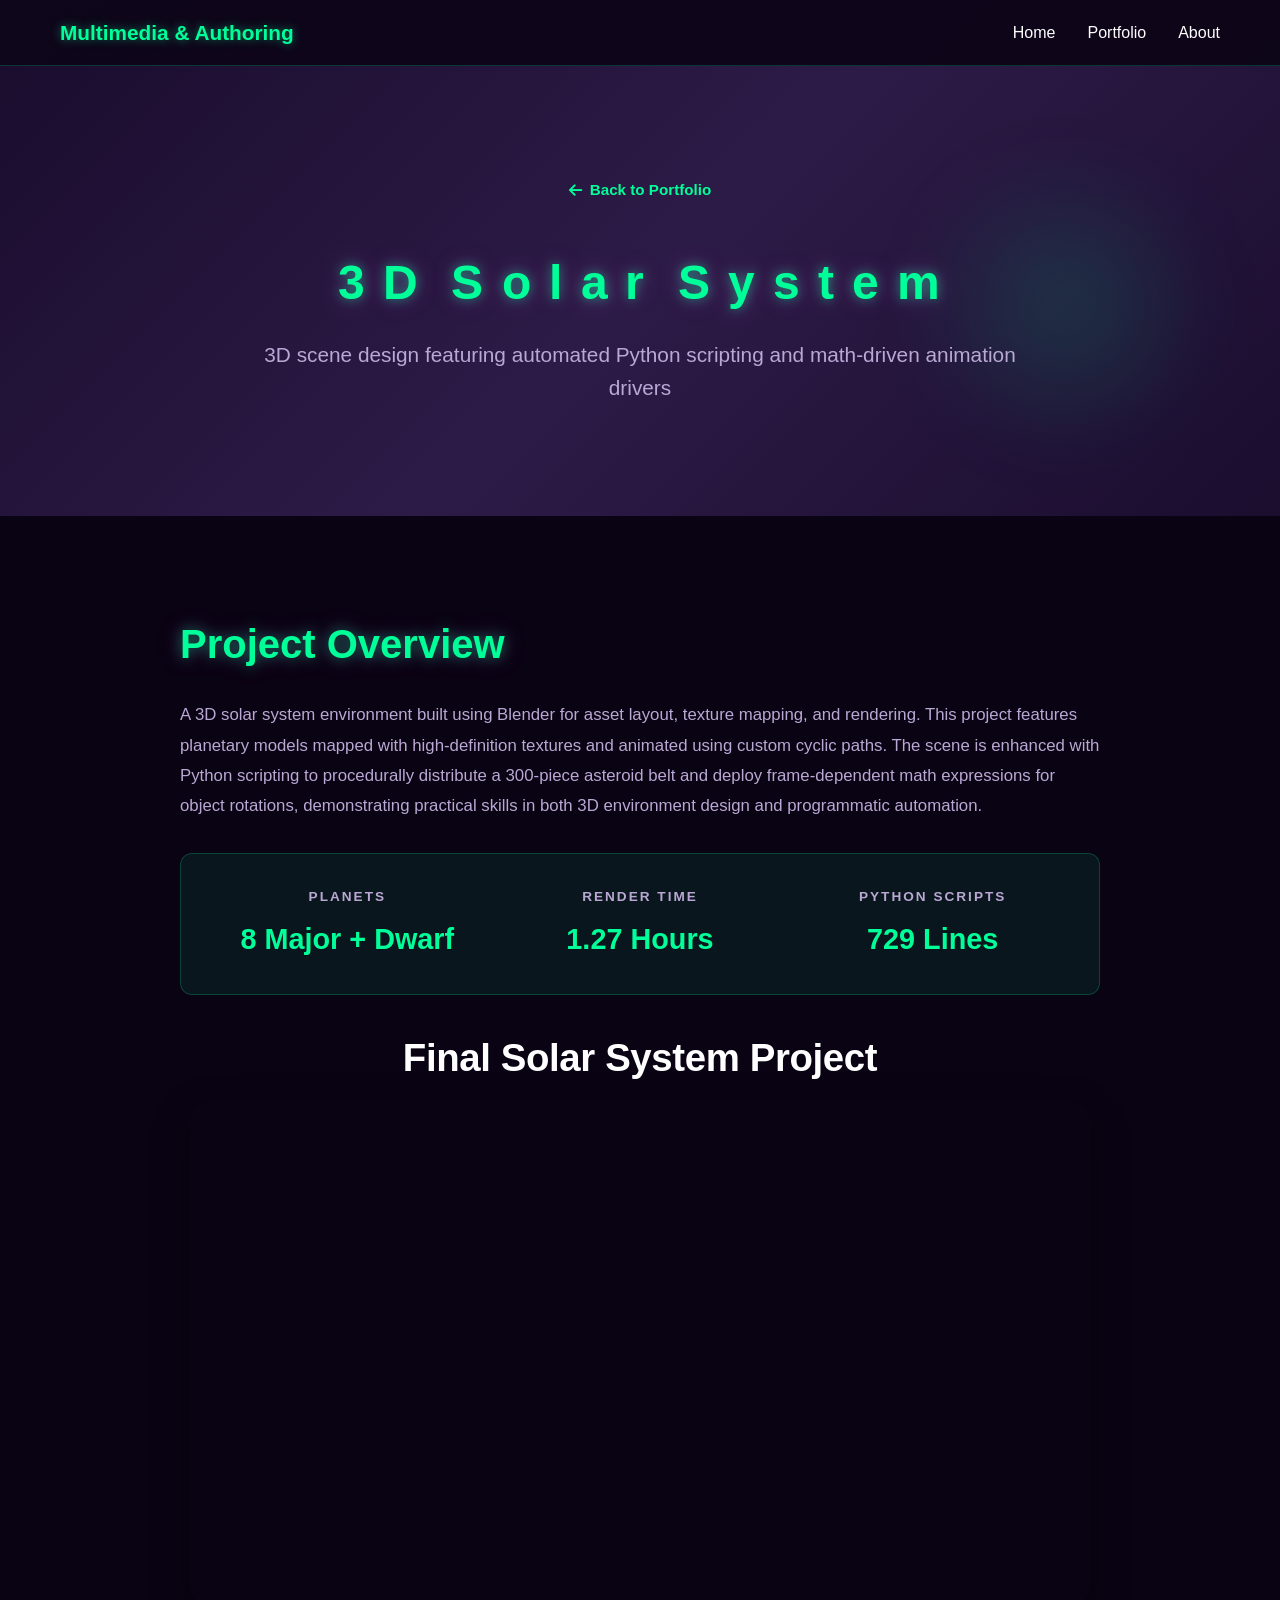
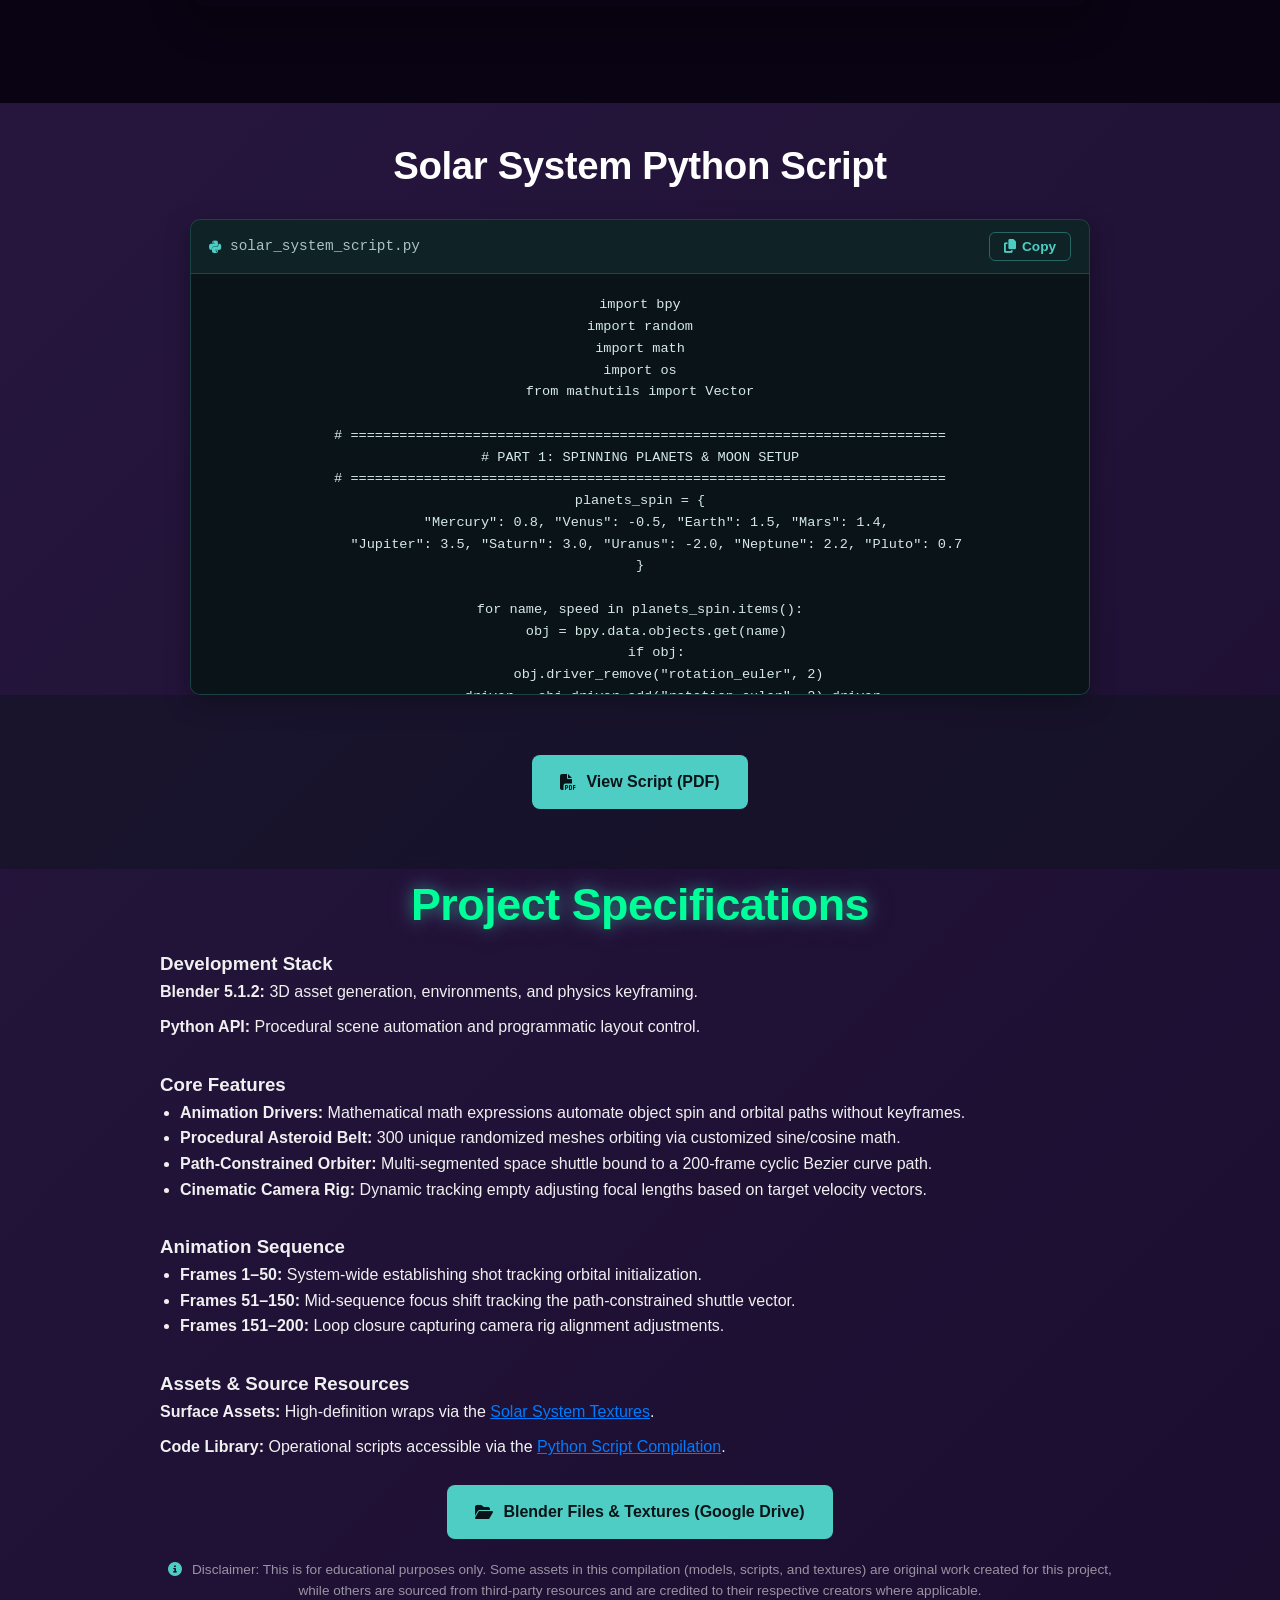
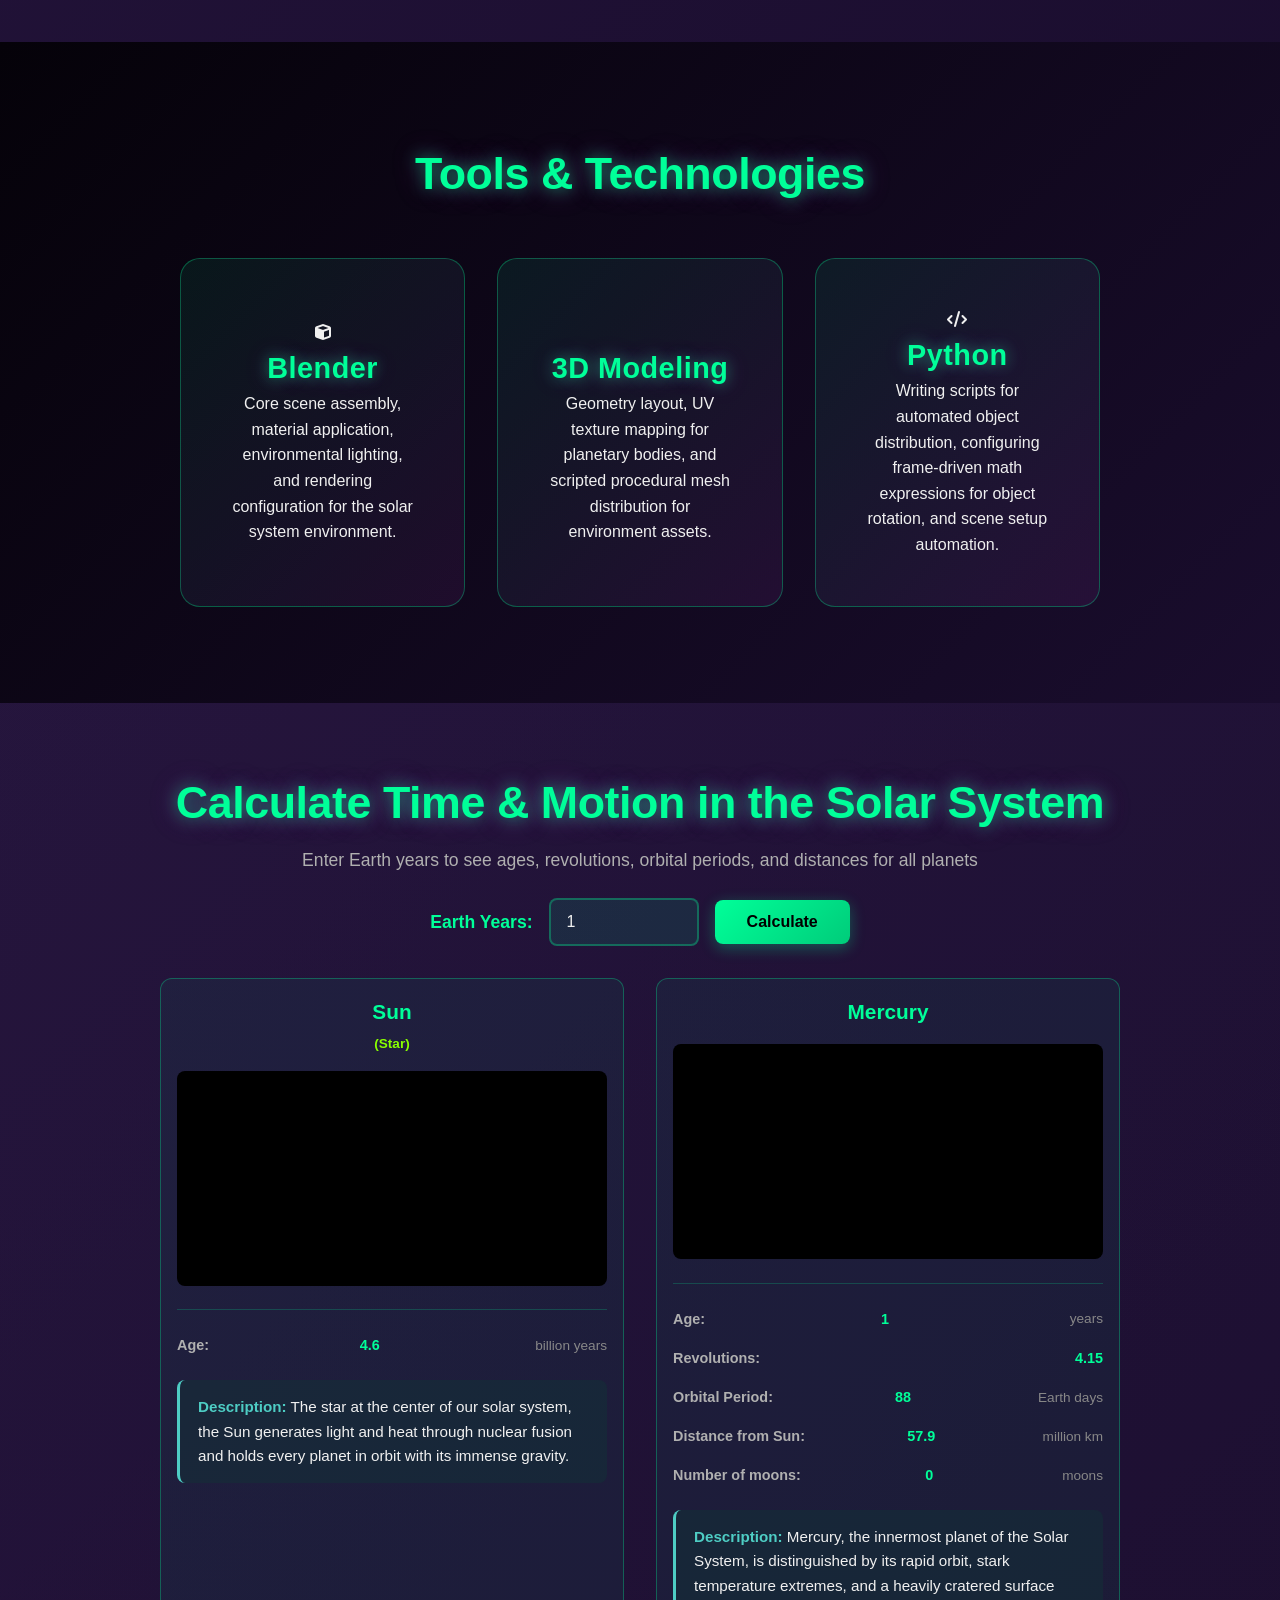
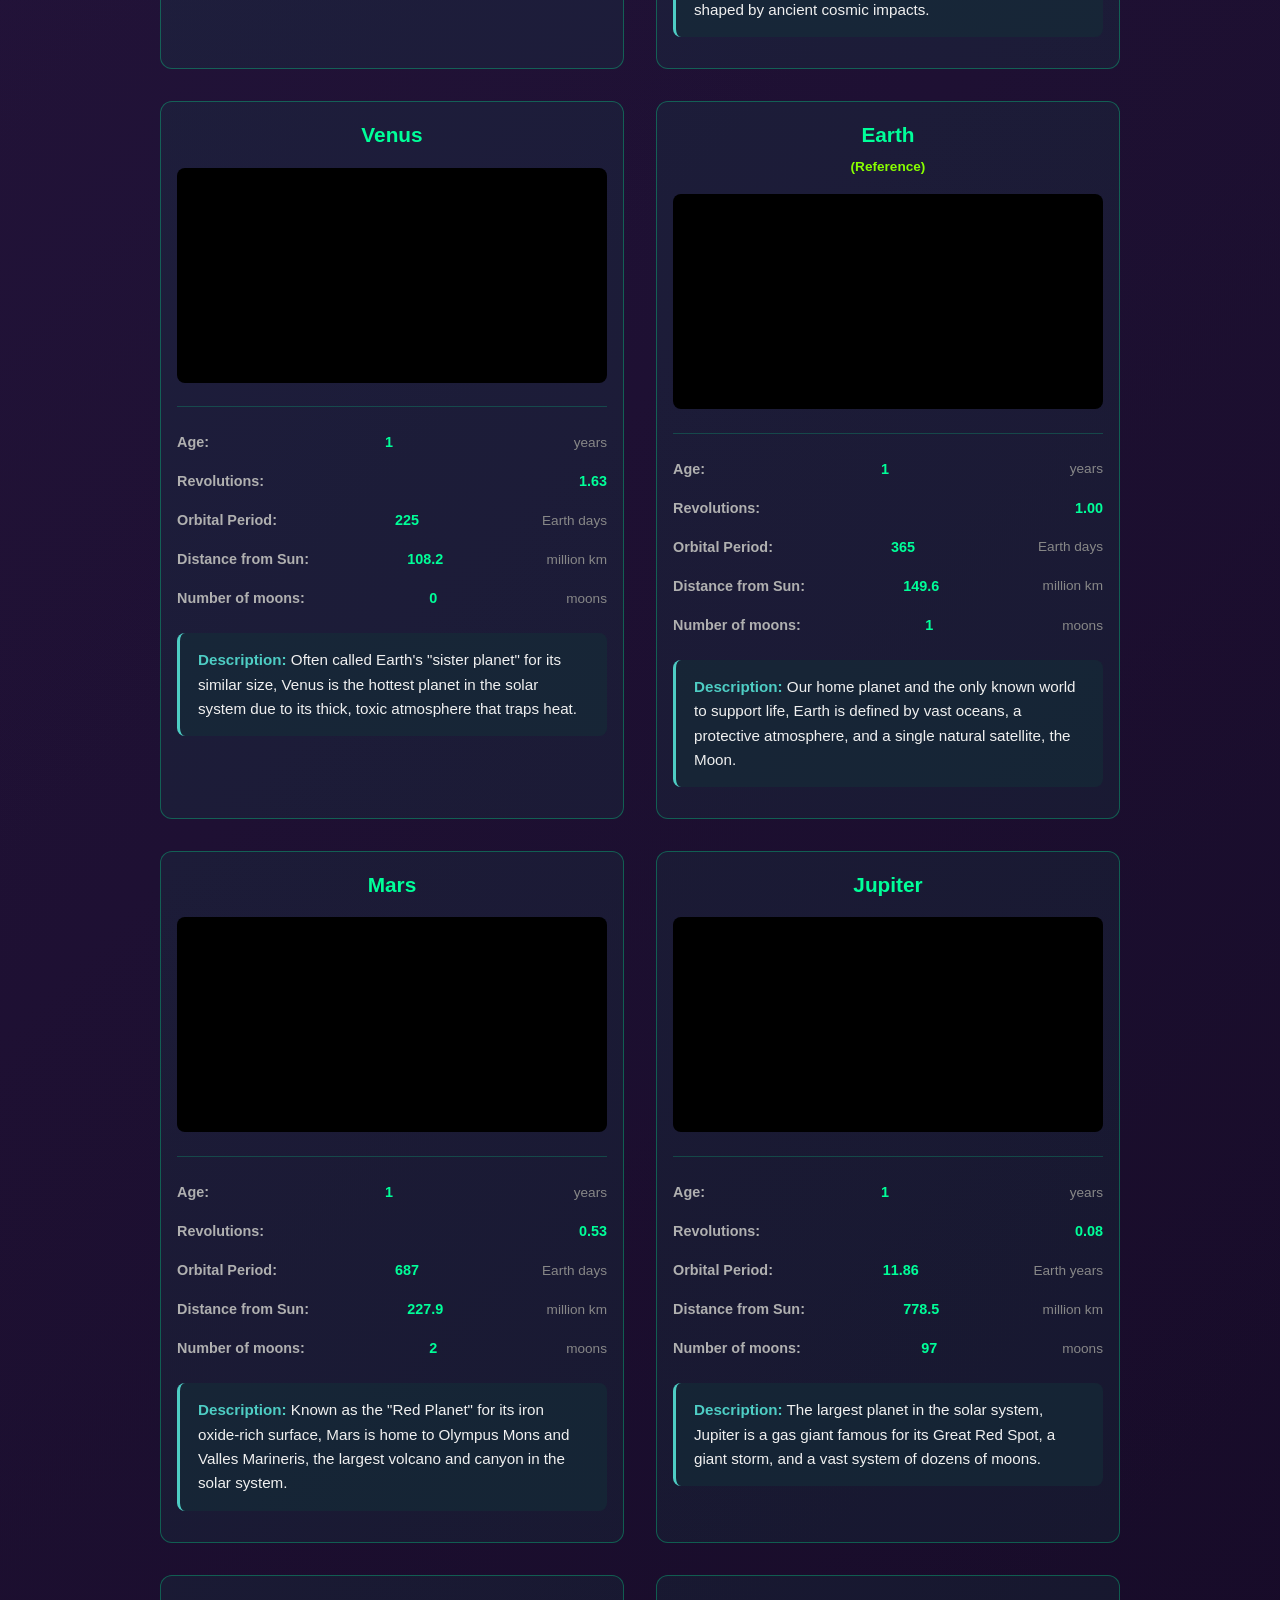
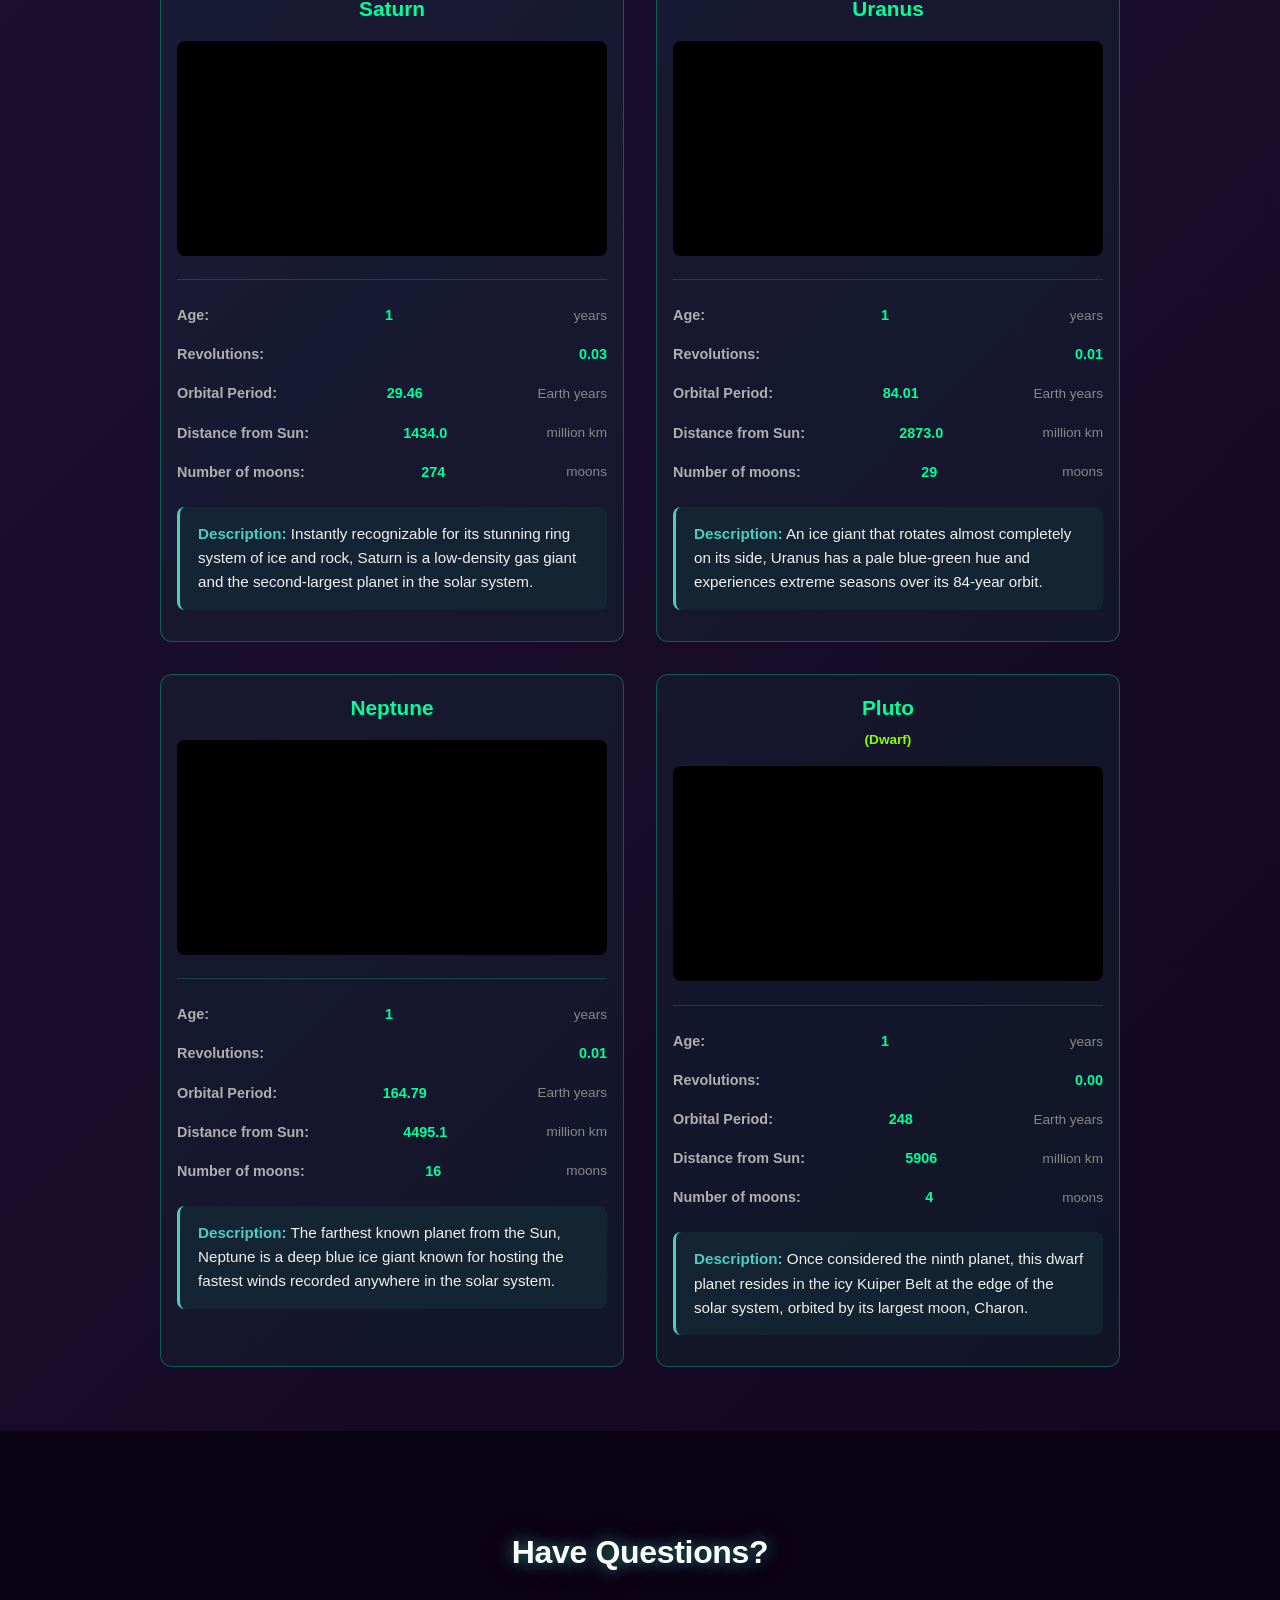
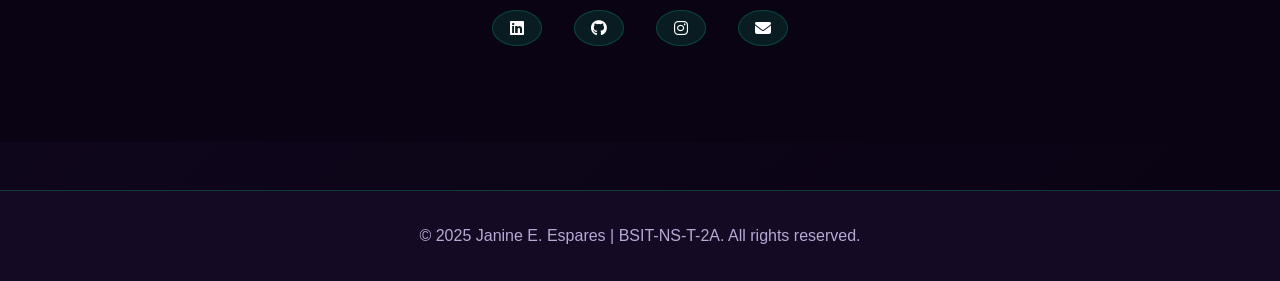
<file: portfolio/solar-system.html>
<!DOCTYPE html>
<html lang="en">
<head>
    <meta charset="UTF-8">
    <meta name="viewport" content="width=device-width, initial-scale=1.0">
    <title>3D Solar System - Project Details</title>
    <link rel="stylesheet" href="../style.css">
    <link rel="stylesheet" href="https://cdnjs.cloudflare.com/ajax/libs/font-awesome/6.4.0/css/all.min.css">
    <style>
        .planet-description {
            background: rgba(20, 45, 55, 0.6);
            border-left: 3px solid #4ecdc4;
            padding: 15px 18px;
            border-radius: 8px;
            margin: 15px 0;
            line-height: 1.6;
            font-size: 0.95rem;
        }
        .planet-description strong {
            color: #4ecdc4;
        }
    </style>
</head>
<body>
    <!-- Navigation Bar -->
    <nav class="navbar">
        <div class="navbar-container">
            <div class="logo">
                <a href="../index.html" class="logo-link">
                    <span class="logo-text">Multimedia & Authoring</span>
                </a>
            </div>
            <ul class="nav-menu">
                <li class="nav-item"><a href="../index.html" class="nav-link">Home</a></li>
                <li class="nav-item"><a href="../portfolio.html" class="nav-link">Portfolio</a></li>
                <li class="nav-item"><a href="../about.html" class="nav-link">About</a></li>
            </ul>
        </div>
    </nav>

    <!-- Project Header -->
    <header class="page-header">
        <a href="../portfolio.html" class="back-link">
            <i class="fas fa-arrow-left"></i> Back to Portfolio
        </a>
        <div class="page-header-content">
            <h1 class="page-title animated-title">
                <span class="title-char">3</span>
                <span class="title-char">D</span>
                <span class="title-char"> </span>
                <span class="title-char">S</span>
                <span class="title-char">o</span>
                <span class="title-char">l</span>
                <span class="title-char">a</span>
                <span class="title-char">r</span>
                <span class="title-char"> </span>
                <span class="title-char">S</span>
                <span class="title-char">y</span>
                <span class="title-char">s</span>
                <span class="title-char">t</span>
                <span class="title-char">e</span>
                <span class="title-char">m</span>
            </h1>
            <p class="page-subtitle fade-in-delay">
                3D scene design featuring automated Python scripting and math-driven animation drivers
            </p>
        </div>
    </header>

    <!-- Project Overview Section -->
    <section class="project-overview">
        <div class="container">
            <div class="overview-content">
                <div class="overview-info">
                    <h2>Project Overview</h2>
                    <p>
                        A 3D solar system environment built using Blender for asset layout, texture mapping, and rendering. This project features planetary models mapped with high-definition textures and animated using custom cyclic paths. The scene is enhanced with Python scripting to procedurally distribute a 300-piece asteroid belt and deploy frame-dependent math expressions for object rotations, demonstrating practical skills in both 3D environment design and programmatic automation.
                    </p>
                    <div class="project-stats">
                        <div class="stat">
                            <span class="stat-label">Planets</span>
                            <span class="stat-value">8 Major + Dwarf</span>
                        </div>
                        <div class="stat">
                            <span class="stat-label">Render Time</span>
                            <span class="stat-value">1.27 Hours</span>
                        </div>
                        <div class="stat">
                            <span class="stat-label">Python Scripts</span>
                            <span class="stat-value">729 Lines</span>
                        </div>
                    </div>

                    <div class="project-showcase">
                        <h3 class="showcase-title">Final Solar System Project</h3>
                        <div class="showcase-video-container">
                            <iframe
                                class="showcase-video"
                                src="https://www.youtube.com/embed/idI6ZlcMPn0?rel=0"
                                title="Final Solar System Project"
                                frameborder="0"
                                referrerpolicy="strict-origin-when-cross-origin"
                                allow="accelerometer; clipboard-write; encrypted-media; gyroscope; picture-in-picture; web-share"
                                allowfullscreen>
                            </iframe>
                        </div>
                    </div>
                </div>
            </div>
        </div>
    </section>

    <!-- Python Script Code Window -->
<div class="project-showcase">
    <h3 class="showcase-title">Solar System Python Script</h3>
    <div class="code-window">
        <div class="code-window-header">
            <div class="code-window-filename">
                <i class="fab fa-python"></i>
                <span>solar_system_script.py</span>
            </div>
            <button class="code-copy-btn" onclick="copySolarScript(this)">
                <i class="fas fa-copy"></i>
                <span>Copy</span>
            </button>
        </div>
        <pre class="code-window-body"><code id="solar-system-script-code">import bpy
import random
import math
import os
from mathutils import Vector

# =========================================================================
# PART 1: SPINNING PLANETS &amp; MOON SETUP
# =========================================================================
planets_spin = {
    "Mercury": 0.8, "Venus": -0.5, "Earth": 1.5, "Mars": 1.4,
    "Jupiter": 3.5, "Saturn": 3.0, "Uranus": -2.0, "Neptune": 2.2, "Pluto": 0.7
}

for name, speed in planets_spin.items():
    obj = bpy.data.objects.get(name)
    if obj:
        obj.driver_remove("rotation_euler", 2) 
        driver = obj.driver_add("rotation_euler", 2).driver
        driver.expression = f"(frame * {speed}) / 100"

moon = bpy.data.objects.get("Moon")
if moon:
    moon.driver_remove("rotation_euler", 2)
    moon_driver = moon.driver_add("rotation_euler", 2).driver
    moon_driver.expression = "(frame * 4.5) / 100"


# =========================================================================
# PART 2: AUTOMATED PROCEDURAL TEXTURING SYSTEM WITH SHADOW BOOST
# =========================================================================
texture_path = r"C:\Users\Janine Espares\Downloads\textures\photo-wall-texture-pattern.jpg"
mat_name = "Procedural_Asteroid_Material"
asteroid_mat = bpy.data.materials.get(mat_name) or bpy.data.materials.new(name=mat_name)

asteroid_mat.use_nodes = True
nodes = asteroid_mat.node_tree.nodes
links = asteroid_mat.node_tree.links
nodes.clear() 

node_principled = nodes.new(type='ShaderNodeBsdfPrincipled')
node_output = nodes.new(type='ShaderNodeOutputMaterial')
node_texture = nodes.new(type='ShaderNodeTexImage')
node_coord = nodes.new(type='ShaderNodeTexCoord')

links.new(node_coord.outputs['Object'], node_texture.inputs['Vector'])
links.new(node_texture.outputs['Color'], node_principled.inputs['Base Color'])
links.new(node_principled.outputs['BSDF'], node_output.inputs['Surface'])
links.new(node_texture.outputs['Color'], node_principled.inputs['Emission Color'])
node_principled.inputs['Emission Strength'].default_value = 0.05
node_texture.projection = 'BOX'
node_texture.projection_blend = 0.2  

if os.path.exists(texture_path):
    try: node_texture.image = bpy.data.images.load(texture_path)
    except: pass


# =========================================================================
# PART 3: PERFECTLY SNUG ASTEROID BELT GENERATION
# =========================================================================
NUM_ASTEROIDS = 300        
BELT_INNER_RADIUS = 7.7    
BELT_OUTER_RADIUS = 8.4    
BELT_THICKNESS = 0.05      

old_coll = bpy.data.collections.get("Asteroid Belt Pure")
if old_coll:
    for obj in old_coll.objects: bpy.data.objects.remove(obj, do_unlink=True)
    bpy.data.collections.remove(old_coll)

belt_coll = bpy.data.collections.new("Asteroid Belt Pure")
bpy.context.scene.collection.children.link(belt_coll)

verts = [(1,1,1), (1,-1,1), (-1,-1,1), (-1,1,1), (1,1,-1), (1,-1,-1), (-1,-1,-1), (-1,1,-1)]
faces = [(0,1,2,3), (4,7,6,5), (0,4,5,1), (1,5,6,2), (2,6,7,3), (4,0,3,7)]
mesh_data = bpy.data.meshes.new("Asteroid_Mesh")
mesh_data.from_pydata(verts, [], faces)
mesh_data.update()

for vert in mesh_data.vertices:
    vert.co.x += random.uniform(-0.3, 0.3)
    vert.co.y += random.uniform(-0.3, 0.3)
    vert.co.z += random.uniform(-0.3, 0.3)

base_rock = bpy.data.objects.new("Asteroid_Master", mesh_data)

for i in range(NUM_ASTEROIDS):
    rock_copy = base_rock.copy()
    rock_copy.data = mesh_data.copy()
    belt_coll.objects.link(rock_copy)
    rock_copy.data.materials.append(asteroid_mat)
    
    angle = random.uniform(0, 2 * math.pi)
    distance = random.uniform(BELT_INNER_RADIUS, BELT_OUTER_RADIUS)
    rock_copy.location = (math.cos(angle) * distance, math.sin(angle) * distance, random.uniform(-BELT_THICKNESS, BELT_THICKNESS))
    
    sx, sy, sz = random.uniform(0.01, 0.035) , random.uniform(0.01, 0.035), random.uniform(0.01, 0.035)
    rock_copy.scale = (sx, sy, sz)
    rock_copy.rotation_euler = (random.uniform(0, 6.2), random.uniform(0, 6.2), random.uniform(0, 6.2))
    
    orbit_speed = random.uniform(0.4, 0.7) / (distance * 0.1)
    driver_x = rock_copy.driver_add("location", 0).driver
    driver_x.expression = f"cos((frame * {orbit_speed:4f}) / 100 + {angle:4f}) * {distance:4f}"
    driver_y = rock_copy.driver_add("location", 1).driver
    driver_y.expression = f"sin((frame * {orbit_speed:4f}) / 100 + {angle:4f}) * {distance:4f}"


# =========================================================================
# PART 4: HIGH-REALISM SPACE SHUTTLE GENERATION (SMOOTH BLUEPRINT Blueprints)
# =========================================================================
from mathutils import Vector

for name in ["Space_Shuttle", "Shuttle_Flight_Path"]:
    old_obj = bpy.data.objects.get(name)
    if old_obj: bpy.data.objects.remove(old_obj, do_unlink=True)

# Delete old windows if re-running
for obj in bpy.data.objects:
    if "Shuttle_Window" in obj.name:
        bpy.data.objects.remove(obj, do_unlink=True)

# 1. Recreate Flight Path Curve
curve_data = bpy.data.curves.new('ShuttlePath', type='CURVE')
curve_data.dimensions = '3D'
shuttle_curve = bpy.data.objects.new('Shuttle_Flight_Path', curve_data)
bpy.context.scene.collection.objects.link(shuttle_curve)

points = [(-3.0, 3.0, 0.5), (0.0, 4.5, -0.5), (3.0, 3.0, 0.3), (4.5, 0.0, 0.8), (0.0, -4.5, -0.2)]
spline = curve_data.splines.new('BEZIER')
spline.bezier_points.add(len(points) - 1)  
for idx, pt in enumerate(points):
    spline.bezier_points[idx].co = pt
    spline.bezier_points[idx].handle_left_type = 'AUTO'
    spline.bezier_points[idx].handle_right_type = 'AUTO'
spline.use_cyclic_u = True 
curve_data.resolution_u = 64

# 2. Detailed Mesh Construction Map for an Authentic Orbiter Structure
shuttle_mesh = bpy.data.meshes.new("Realistic_Shuttle_Mesh")
shuttle_obj = bpy.data.objects.new("Space_Shuttle", shuttle_mesh)
bpy.context.scene.collection.objects.link(shuttle_obj)

# Explicit structural coordinate layouts matching the scaling ratios of the real orbiter
s_verts = [
    # ---- MAIN FUSELAGE CAPSULE CORE ----
    Vector((0.0, 1.6, -0.05)),     # 0: Nose Tip Front
    Vector((0.15, 1.2, 0.15)),    # 1: Nose Upper Right
    Vector((-0.15, 1.2, 0.15)),   # 2: Nose Upper Left
    Vector((0.22, 1.2, -0.15)),   # 3: Nose Lower Right
    Vector((-0.22, 1.2, -0.15)),  # 4: Nose Lower Left
    
    Vector((0.32, 0.6, 0.28)),    # 5: Cockpit Canopy Top Right
    Vector((-0.32, 0.6, 0.28)),   # 6: Cockpit Canopy Top Left
    Vector((0.38, 0.6, -0.2)),    # 7: Cabin Base Right
    Vector((-0.38, 0.6, -0.2)),   # 8: Cabin Base Left
    
    Vector((0.4, -0.4, 0.3)),     # 9: Mid Fuselage Upper Right
    Vector((-0.4, -0.4, 0.3)),    # 10: Mid Fuselage Upper Left
    Vector((0.42, -0.4, -0.25)),  # 11: Mid Fuselage Lower Right
    Vector((-0.42, -0.4, -0.25)), # 12: Mid Fuselage Lower Left
    
    Vector((0.38, -1.4, 0.28)),   # 13: Aft Fuselage Upper Right
    Vector((-0.38, -1.4, 0.28)),  # 14: Aft Fuselage Upper Left
    Vector((0.38, -1.4, -0.22)),  # 15: Aft Fuselage Lower Right
    Vector((-0.38, -1.4, -0.22)), # 16: Aft Fuselage Lower Left
    
    # ---- DELTA WINGS (Thick wing roots, tapered trailing edge sweeps) ----
    Vector((1.75, -1.2, -0.12)),  # 17: Starboard Wingtip Upper
    Vector((1.75, -1.25, -0.22)), # 18: Starboard Wingtip Lower
    Vector((-1.75, -1.2, -0.12)), # 19: Port Wingtip Upper
    Vector((-1.75, -1.25, -0.22)),# 20: Port Wingtip Lower
    Vector((0.42, 0.1, -0.1)),    # 21: Starboard Leading Edge Root
    Vector((-0.42, 0.1, -0.1)),   # 22: Port Leading Edge Root
    
    # ---- VERTICAL STABILIZER (Tail Fin Assembly) ----
    Vector((0.0, -0.5, 0.32)),    # 23: Tail Fin Forward Root
    Vector((0.0, -1.4, 1.15)),    # 24: Tail Fin Top Apex
    Vector((0.0, -1.45, 0.28)),   # 25: Tail Fin Trailing Base
    
    # ---- OMS PODS &amp; PROPULSION ENGINE BLOCK ----
    Vector((0.25, -1.4, 0.42)),   # 26: Starboard OMS Pod Upper Peak
    Vector((-0.25, -1.4, 0.42)),  # 27: Port OMS Pod Upper Peak
    Vector((0.0, -1.6, 0.0))      # 28: Center Engine Thrust Exit Point
]

s_faces = [
    # Nose Section &amp; Window Chamfers
    (0, 1, 2), (0, 3, 1), (0, 2, 4), (0, 4, 3),
    # Cockpit Window Canopy Enclosure
    (1, 5, 6, 2), (1, 3, 7, 5), (2, 6, 8, 4), (3, 4, 8, 7),
    # Mid-Body Cargo Bay Hull Panels
    (5, 9, 10, 6), (5, 7, 11, 9), (6, 10, 12, 8), (7, 8, 12, 11),
    # Aft Structural Assembly
    (9, 13, 14, 10), (9, 11, 15, 13), (10, 14, 16, 12), (11, 12, 16, 15),
    
    # Starboard Aerodynamic Delta Wing Plates
    (21, 9, 13, 17), (21, 17, 18, 11), (11, 18, 15), (13, 15, 18, 17),
    # Port Aerodynamic Delta Wing Plates
    (22, 19, 14, 10), (22, 12, 20, 19), (12, 16, 20), (14, 17, 20, 16),
    
    # Vertical Tail Fin Extrusion Surfaces
    (23, 24, 25), (13, 23, 25, 15), (14, 16, 25, 23),
    # Engine Thruster Base Shell
    (13, 26, 28, 15), (14, 16, 28, 27), (26, 27, 28), (13, 14, 27, 26)
]

shuttle_mesh.from_pydata(s_verts, [], s_faces)
shuttle_mesh.update()

# 3. Add High-Fidelity Geometry Modifiers
subsurf = shuttle_obj.modifiers.new(name="Smooth_Subdiv", type='SUBSURF')
subsurf.levels = 3
subsurf.render_levels = 3

edgesplit = shuttle_obj.modifiers.new(name="Edge_Sharpness", type='EDGE_SPLIT')
edgesplit.split_angle = 0.523599 # 30 degrees

for poly in shuttle_mesh.polygons:
    poly.use_smooth = True

shuttle_obj.scale = (0.16, 0.16, 0.16)

# 4. Pure White Shuttle Material
shuttle_mat = bpy.data.materials.get("Shuttle_Realistic_Material") or bpy.data.materials.new(name="Shuttle_Realistic_Material")
shuttle_mat.use_nodes = True
s_nodes = shuttle_mat.node_tree.nodes
s_links = shuttle_mat.node_tree.links
s_nodes.clear()

node_output = s_nodes.new(type='ShaderNodeOutputMaterial')
node_principled = s_nodes.new(type='ShaderNodeBsdfPrincipled')

# Set shuttle to pure white
node_principled.inputs['Base Color'].default_value = (1.0, 1.0, 1.0, 1.0)
node_principled.inputs['Roughness'].default_value = 0.5 

s_links.new(node_principled.outputs['BSDF'], node_output.inputs['Surface'])
shuttle_obj.data.materials.append(shuttle_mat)

# 5. Airplane-Style Passenger Windows (Black Dots)
window_mat = bpy.data.materials.get("Shuttle_Window_Material") or bpy.data.materials.new(name="Shuttle_Window_Material")
window_mat.use_nodes = True
w_principled = window_mat.node_tree.nodes.get("Principled BSDF")
if w_principled:
    w_principled.inputs['Base Color'].default_value = (0.01, 0.01, 0.01, 1.0) # Dark black
    w_principled.inputs['Roughness'].default_value = 0.1 # Glossy glass

# Create a small base quad that will be subsurfed into a circular dot
win_mesh = bpy.data.meshes.new("Shuttle_Window_Mesh")
win_verts = [Vector((0, 0.025, 0.025)), Vector((0, -0.025, 0.025)), Vector((0, -0.025, -0.025)), Vector((0, 0.025, -0.025))]
win_mesh.from_pydata(win_verts, [], [(0, 1, 2, 3)])
win_mesh.update()

num_windows = 8
y_start = 0.45  # Near cockpit
y_end = -0.15   # Towards aft section

for side in [1, -1]:  # 1 = Starboard (Right), -1 = Port (Left)
    for i in range(num_windows):
        win_obj = bpy.data.objects.new(f"Shuttle_Window_{'Right' if side == 1 else 'Left'}_{i}", win_mesh)
        bpy.context.scene.collection.objects.link(win_obj)
        win_obj.data.materials.append(window_mat)
        
        # Position interpolation along the fuselage
        y_pos = y_start + (y_end - y_start) * (i / max(1, num_windows - 1))
        x_pos = 0.42 * side # Pulled slightly outward to avoid subsurf clipping
        z_pos = 0.18 # Mid-height on the hull
        
        win_obj.location = (x_pos, y_pos, z_pos)
        
        # Make the square a perfect circular dot
        win_subsurf = win_obj.modifiers.new(name="Dot_Smooth", type='SUBSURF')
        win_subsurf.levels = 2
        
        # Lock to shuttle
        win_obj.parent = shuttle_obj

# 6. Attach path animation tracking data
constraint = shuttle_obj.constraints.new(type='FOLLOW_PATH')
constraint.target = shuttle_curve
constraint.use_fixed_location = False 
constraint.use_curve_follow = True   
constraint.forward_axis = 'FORWARD_Y' 
constraint.up_axis = 'UP_Z'

shuttle_curve.data.use_path = True
shuttle_curve.data.path_duration = 200 
shuttle_curve.data.driver_remove("eval_time")
path_driver = shuttle_curve.data.driver_add("eval_time").driver
path_driver.expression = "frame"

# =========================================================================
# PART 5: MODIFIED CINEMATIC VLOG CAMERA SYSTEM
# =========================================================================
for name in ["Cinematic_Tour_Camera", "Camera_Target_Focus"]:
    old_obj = bpy.data.objects.get(name)
    if old_obj: bpy.data.objects.remove(old_obj, do_unlink=True)

target_empty = bpy.data.objects.new("Camera_Target_Focus", None)
bpy.context.scene.collection.objects.link(target_empty)

cam_data = bpy.data.cameras.new("Cinematic_Tour_CamData")
tour_cam = bpy.data.objects.new("Cinematic_Tour_Camera", cam_data)
bpy.context.scene.collection.objects.link(tour_cam)
bpy.context.scene.camera = tour_cam  

# Camera Tracking Constraints
track_constraint = tour_cam.constraints.new(type='TRACK_TO')
track_constraint.target = target_empty
track_constraint.track_axis = 'TRACK_NEGATIVE_Z'
track_constraint.up_axis = 'UP_Y'

fps = bpy.context.scene.render.fps
stay_dur = int(fps * 5.0)       # 5 seconds standard showcase duration
trans_dur = int(fps * 2.5)      # 2.5 seconds smooth transition time

tour_sequence = [
    "Sun", "Mercury", "Venus", "Earth", "Mars", 
    "Asteroid_Belt", "Jupiter", "Saturn", "Uranus", "Neptune", "Pluto"
]

cinematic_settings = {
    "Sun": {"lens": 32},
    "Mercury": {"dist": 4.5, "z_offset": 0.8, "lens": 35},
    "Venus": {"dist": 7.0, "z_offset": 1.6, "lens": 35},    
    "Earth": {"dist": 8.5, "z_offset": 1.8, "lens": 28},    
    "Mars": {"dist": 6.0, "z_offset": 1.2, "lens": 35},     
    "Asteroid_Belt": {"lens": 28}, 
    "Jupiter": {"dist": 5.5, "z_offset": 1.5, "lens": 35},
    "Saturn": {"dist": 7.5, "z_offset": 1.2, "lens": 35},   
    "Uranus": {"dist": 5.5, "z_offset": 1.5, "lens": 35},
    "Neptune": {"dist": 5.5, "z_offset": 1.5, "lens": 35},
    "Pluto": {"dist": 5.0, "z_offset": 1.0, "lens": 35},
}

sun_obj = bpy.data.objects.get("Sun")
sun_center = sun_obj.location if sun_obj else Vector((0, 0, 0))
sun_scale = max(sun_obj.scale) if (sun_obj and sun_obj.scale) else 1.0

tour_cam.animation_data_clear()
target_empty.animation_data_clear()
cam_data.animation_data_clear()

def get_cinematic_vectors(p_name, frame, settings):
    p_obj = bpy.data.objects.get(p_name)
    if not p_obj: return Vector((0,0,0)), Vector((0,0,0))
    p_scale = max(p_obj.scale)
    
    bpy.context.scene.frame_set(int(frame))
    pos = p_obj.matrix_world.to_translation()
    
    bpy.context.scene.frame_set(int(frame) - 2)
    pos_prev = p_obj.matrix_world.to_translation()
    
    vel = (pos - pos_prev)
    if vel.length &lt; 0.0001: vel = Vector((-pos.y, pos.x, 0)) 
    vel = vel.normalized()
    
    to_sun = (sun_center - pos).normalized()
    if to_sun.length &lt; 0.0001: to_sun = Vector((0, -1, 0))
    
    if p_name == "Venus":
        cam_dir = (-to_sun * 1.2 - vel * 1.5).normalized()
    else:
        cam_dir = (to_sun * 1.2 - vel * 1.0).normalized()
        
    cam_pos = pos + cam_dir * (settings["dist"] * p_scale) + Vector((0, 0, settings["z_offset"] * p_scale))
    return pos, cam_pos

# --- PRE-EARTH TIMELINE ALLOCATION ---
frames_allocated = {
    "Sun_Start": 1,
    "Sun_Pullback": 70,
    "Sun_End": 120,
    "Mercury_Arrive": 145,
    "Mercury_End": 195,
    "Venus_Arrive": 215,
    "Venus_End": 254,
    "Earth_Arrive": 314,
    "Earth_End": 314 + stay_dur,  
}

current_frame = 1

for t_name in tour_sequence:
    p_obj = bpy.data.objects.get(t_name) if t_name != "Asteroid_Belt" else True
    if not p_obj: continue
        
    settings = cinematic_settings.get(t_name, {})
    lens_val = settings.get("lens", 35)

    if t_name == "Sun":
        current_frame = frames_allocated["Sun_Start"]
        bpy.context.scene.frame_set(current_frame)
        target_empty.location = sun_center
        tour_cam.location = sun_center + Vector((0, -sun_scale * 1.5, sun_scale * 0.15))
        cam_data.lens = lens_val
        target_empty.keyframe_insert(data_path="location", frame=current_frame)
        tour_cam.keyframe_insert(data_path="location", frame=current_frame)
        cam_data.keyframe_insert(data_path="lens", frame=current_frame)
        
        current_frame = frames_allocated["Sun_Pullback"]
        bpy.context.scene.frame_set(current_frame)
        tour_cam.location = sun_center + Vector((0, -sun_scale * 4.8, sun_scale * 0.6))
        target_empty.keyframe_insert(data_path="location", frame=current_frame)
        tour_cam.keyframe_insert(data_path="location", frame=current_frame)
        
        current_frame = frames_allocated["Sun_End"]
        bpy.context.scene.frame_set(current_frame)
        tour_cam.location = sun_center + Vector((sun_scale * 0.4, -sun_scale * 5.2, sun_scale * 0.9)) 
        target_empty.keyframe_insert(data_path="location", frame=current_frame)
        tour_cam.keyframe_insert(data_path="location", frame=current_frame)
        cam_data.keyframe_insert(data_path="lens", frame=current_frame)
        
    elif t_name in ["Mercury", "Venus"]:
        start_key = f"{t_name}_Arrive"
        end_key = f"{t_name}_End"
        arrive_f = frames_allocated[start_key]
        end_f = frames_allocated[end_key]
        
        for f in range(arrive_f, end_f + 1, 2):
            t_loc, c_loc = get_cinematic_vectors(t_name, f, settings)
            bpy.context.scene.frame_set(f)
            target_empty.location = t_loc
            tour_cam.location = c_loc
            cam_data.lens = lens_val
            target_empty.keyframe_insert(data_path="location", frame=f)
            tour_cam.keyframe_insert(data_path="location", frame=f)
            cam_data.keyframe_insert(data_path="lens", frame=f)
        current_frame = end_f

    elif t_name == "Earth":
        arrive_f = frames_allocated["Earth_Arrive"]
        end_f = frames_allocated["Earth_End"]
        
        for f in range(arrive_f, end_f + 1, 2):
            t_loc, c_loc = get_cinematic_vectors(t_name, f, settings)
            bpy.context.scene.frame_set(f)
            target_empty.location = t_loc
            tour_cam.location = c_loc
            cam_data.lens = lens_val
            target_empty.keyframe_insert(data_path="location", frame=f)
            tour_cam.keyframe_insert(data_path="location", frame=f)
            cam_data.keyframe_insert(data_path="lens", frame=f)
        current_frame = end_f

    elif t_name == "Mars":
        current_frame += trans_dur
        arrive_f = current_frame
        end_f = arrive_f + stay_dur
        
        for f in range(arrive_f, end_f + 1, 2):
            t_loc, c_loc = get_cinematic_vectors(t_name, f, settings)
            bpy.context.scene.frame_set(f)
            target_empty.location = t_loc
            tour_cam.location = c_loc
            cam_data.lens = lens_val
            target_empty.keyframe_insert(data_path="location", frame=f)
            tour_cam.keyframe_insert(data_path="location", frame=f)
            cam_data.keyframe_insert(data_path="lens", frame=f)
        current_frame = end_f

    elif t_name == "Asteroid_Belt":
        current_frame += trans_dur
        bpy.context.scene.frame_set(current_frame)
        target_empty.location = Vector((8.0, 0.0, 0.0))
        tour_cam.location = Vector((6.4, -2.8, 0.7))
        cam_data.lens = lens_val
        target_empty.keyframe_insert(data_path="location", frame=current_frame)
        tour_cam.keyframe_insert(data_path="location", frame=current_frame)
        cam_data.keyframe_insert(data_path="lens", frame=current_frame)
        
        current_frame += stay_dur
        bpy.context.scene.frame_set(current_frame)
        target_empty.location = Vector((8.2, 0.2, -0.1))
        tour_cam.location = Vector((7.2, -1.5, 0.4)) 
        target_empty.keyframe_insert(data_path="location", frame=current_frame)
        tour_cam.keyframe_insert(data_path="location", frame=current_frame)
        cam_data.keyframe_insert(data_path="lens", frame=current_frame)
        
    else:
        current_frame += trans_dur
        arrive_f = current_frame
        end_f = arrive_f + stay_dur
        
        for f in range(arrive_f, end_f + 1, 2):
            t_loc, c_loc = get_cinematic_vectors(t_name, f, settings)
            bpy.context.scene.frame_set(f)
            target_empty.location = t_loc
            tour_cam.location = c_loc
            cam_data.lens = lens_val
            target_empty.keyframe_insert(data_path="location", frame=f)
            tour_cam.keyframe_insert(data_path="location", frame=f)
            cam_data.keyframe_insert(data_path="lens", frame=f)
        current_frame = end_f


# =========================================================================
# PART 6: SHUTTLE FINALE (HIGH-ANGLE OVERHEAD HERO SHOT)
# =========================================================================
shuttle_obj = bpy.data.objects.get("Space_Shuttle")
if not shuttle_obj:
    for obj in bpy.data.objects:
        if "shuttle" in obj.name.lower():
            shuttle_obj = obj
            break

if shuttle_obj:
    transition_duration = int(fps * 2.5)   # 2.5-second smooth pan to shuttle
    shuttle_follow_dur = int(fps * 10.0)   # Clean, locked 10-second tracking window

    transition_start = current_frame
    transition_end = transition_start + transition_duration
    hero_end = transition_end + shuttle_follow_dur

    hero_offset = Vector((-1.5, -3.0, 4.0))

    # --- Phase 1: Pluto to Shuttle High-Angle Transition ---
    bpy.context.scene.frame_set(transition_start)
    shuttle_loc = shuttle_obj.matrix_world.to_translation()
    target_empty.location = shuttle_loc
    
    target_empty.keyframe_insert(data_path="location", frame=transition_start)
    tour_cam.keyframe_insert(data_path="location", frame=transition_start)
    cam_data.keyframe_insert(data_path="lens", frame=transition_start)

    bpy.context.scene.frame_set(transition_end)
    shuttle_loc = shuttle_obj.matrix_world.to_translation()
    target_empty.location = shuttle_loc
    tour_cam.location = shuttle_loc + hero_offset
    cam_data.lens = 45 # Tightened framing zoom

    target_empty.keyframe_insert(data_path="location", frame=transition_end)
    tour_cam.keyframe_insert(data_path="location", frame=transition_end)
    cam_data.keyframe_insert(data_path="lens", frame=transition_end)

    # --- Phase 2: Complete 10-Second Semi-Eagle Eye Tracking Engine ---
    for f in range(transition_end + 2, hero_end + 1, 2):
        bpy.context.scene.frame_set(f)
        s_pos_curr = shuttle_obj.matrix_world.to_translation()
        target_empty.location = s_pos_curr
        tour_cam.location = s_pos_curr + hero_offset
        
        target_empty.keyframe_insert(data_path="location", frame=f)
        tour_cam.keyframe_insert(data_path="location", frame=f)
        
    current_frame = hero_end 


# =========================================================================
# PART 7: SINGLE GRAND SOLAR SYSTEM REVEAL (GLITCH-FREE FIXED LERP)
# =========================================================================
reveal_duration = int(fps * 8.0)   # 8-second smooth continuous pullback
reveal_start = current_frame
reveal_end = reveal_start + reveal_duration

bpy.context.scene.frame_set(reveal_start)
start_cam_loc = tour_cam.location.copy()
start_target_loc = target_empty.location.copy() 
end_cam_loc = sun_center + Vector((0, -45, 18))
start_lens = cam_data.lens
end_lens = 22 

for f in range(reveal_start, reveal_end + 1, 2):
    t = (f - reveal_start) / reveal_duration
    bpy.context.scene.frame_set(f)
    
    tour_cam.location = start_cam_loc.lerp(end_cam_loc, t)
    target_empty.location = start_target_loc.lerp(sun_center, t)  
    cam_data.lens = start_lens + (end_lens - start_lens) * t
    
    tour_cam.keyframe_insert(data_path="location", frame=f)
    target_empty.keyframe_insert(data_path="location", frame=f)
    cam_data.keyframe_insert(data_path="lens", frame=f)

current_frame = reveal_end 
bpy.context.scene.frame_set(1)
bpy.context.scene.frame_end = current_frame


# Global Bezier Spline Interp System
def apply_smooth_bezier(obj):
    if obj.animation_data and obj.animation_data.action:
        action = obj.animation_data.action
        fcurves = []
        if hasattr(action, "fcurves"):
            fcurves = action.fcurves
        elif hasattr(action, "layers"):
            for layer in action.layers:
                if hasattr(layer, "channels"):
                    for channel in layer.channels:
                        if hasattr(channel, "fcurves"):
                            fcurves.extend(channel.fcurves)
        for fcurve in fcurves:
            for kp in fcurve.keyframe_points:
                if kp.frame &gt;= transition_end:
                    kp.interpolation = 'LINEAR'
                else:
                    kp.interpolation = 'BEZIER'
                    kp.handle_left_type = 'AUTO'
                    kp.handle_right_type = 'AUTO'

for item in [tour_cam, target_empty, cam_data]:
    apply_smooth_bezier(item)


# =========================================================================
# PART 8: TARGETED REGIONAL METEOR SYSTEM (ORIENTED HORIZONTALLY)
# =========================================================================
old_meteor_coll = bpy.data.collections.get("Meteor Shower Pure")
if old_meteor_coll:
    for obj in old_meteor_coll.objects: bpy.data.objects.remove(obj, do_unlink=True)
    bpy.data.collections.remove(old_meteor_coll)
    
meteor_coll = bpy.data.collections.new("Meteor Shower Pure")
bpy.context.scene.collection.children.link(meteor_coll)

meteor_mat = bpy.data.materials.get("Meteor_Atmospheric_Material") or bpy.data.materials.new(name="Meteor_Atmospheric_Material")
meteor_mat.use_nodes = True
m_nodes = meteor_mat.node_tree.nodes
m_links = meteor_mat.node_tree.links
m_nodes.clear()

m_principled = m_nodes.new(type='ShaderNodeBsdfPrincipled')
m_output = m_nodes.new(type='ShaderNodeOutputMaterial')
m_coord = m_nodes.new(type='ShaderNodeTexCoord')
m_separate = m_nodes.new(type='ShaderNodeSeparateXYZ')
m_ramp = m_nodes.new(type='ShaderNodeValToRGB')
m_obj_info = m_nodes.new(type='ShaderNodeObjectInfo')
m_math_brightness = m_nodes.new(type='ShaderNodeMath')

m_links.new(m_coord.outputs['Generated'], m_separate.inputs['Vector'])
m_links.new(m_separate.outputs['Y'], m_ramp.inputs['Fac'])

m_ramp.color_ramp.elements[0].position = 0.0
m_ramp.color_ramp.elements[0].color = (0.05, 0.005, 0.0, 1.0) 
m_mid = m_ramp.color_ramp.elements.new(0.7)
m_mid.color = (1.0, 0.25, 0.01, 1.0) 
m_ramp.color_ramp.elements[-1].position = 1.0
m_ramp.color_ramp.elements[-1].color = (1.0, 0.95, 0.88, 1.0) 

m_math_brightness.operation = 'MULTIPLY'
m_math_brightness.inputs[1].default_value = 16.0 
m_links.new(m_obj_info.outputs['Random'], m_math_brightness.inputs[0])

m_links.new(m_ramp.outputs['Color'], m_principled.inputs['Base Color'])
m_links.new(m_ramp.outputs['Color'], m_principled.inputs['Emission Color'])
m_links.new(m_math_brightness.outputs['Value'], m_principled.inputs['Emission Strength'])
m_links.new(m_principled.outputs['BSDF'], m_output.inputs['Surface'])

m_mesh = bpy.data.meshes.new("Meteor_Base_Mesh")
m_verts = [
    Vector((0, 0.1, 0)),         
    Vector((0.015, 0, 0.015)),   
    Vector((-0.015, 0, 0.015)), 
    Vector((-0.015, 0, -0.015)), 
    Vector((0.015, 0, -0.015)), 
    Vector((0, -2.5, 0))         
]
m_faces = [(0,1,2), (0,2,3), (0,3,4), (0,4,1), (5,2,1), (5,3,2), (5,4,3), (5,1,4)]
m_mesh.from_pydata(m_verts, [], m_faces)
m_mesh.update()
base_meteor_obj = bpy.data.objects.new("Meteor_Master", m_mesh)

# --- Region A: Atmospheric Entry ---
for planet_name in ["Earth", "Mars"]:
    planet_obj = bpy.data.objects.get(planet_name)
    if not planet_obj: continue
    
    # MINIMIZED METEORS: Reduced range from 8 to 2 for less clutter
    for j in range(2):
        met_streak = base_meteor_obj.copy()
        met_streak.data = m_mesh.copy()
        meteor_coll.objects.link(met_streak)
        met_streak.data.materials.append(meteor_mat)
        met_streak.parent = planet_obj
        
        spawn_angle = random.uniform(0, 2 * math.pi)
        local_radius = random.uniform(1.2, 1.6)
        
        start_x = math.cos(spawn_angle) * local_radius
        start_y = math.sin(spawn_angle) * local_radius
        start_z = random.uniform(-0.1, 0.1)
        
        entry_lifespan = random.randint(35, 60)
        vel_x = (-math.sin(spawn_angle) * 0.5 - start_x * 0.2) / entry_lifespan
        vel_y = (math.cos(spawn_angle) * 0.5 - start_y * 0.2) / entry_lifespan
        vel_z = random.uniform(-0.005, 0.005)
        
        direction = Vector((vel_x, vel_y, vel_z)).normalized()
        met_streak.rotation_mode = 'QUATERNION'
        met_streak.rotation_quaternion = Vector((0, 1, 0)).rotation_difference(direction)
        
        timeline_offset = random.randint(0, 200)
        for axis_idx, vel_val, start_val in [(0, vel_x, start_x), (1, vel_y, start_y), (2, vel_z, start_z)]:
            drv = met_streak.driver_add("location", axis_idx).driver
            drv.expression = f"{start_val:.4f} + ((frame + {timeline_offset}) % {entry_lifespan}) * {vel_val:.4f}"
            
        sf = random.uniform(0.12, 0.35)
        met_streak.scale = (sf, sf, sf * random.uniform(0.6, 1.8))

# --- Region B: Asteroid Belt Clusters ---
NUM_BELT_METEORS = 25
for k in range(NUM_BELT_METEORS):
    belt_met = base_meteor_obj.copy()
    belt_met.data = m_mesh.copy()
    meteor_coll.objects.link(belt_met)
    belt_met.data.materials.append(meteor_mat)
    
    b_angle = random.uniform(0, 2 * math.pi)
    b_distance = random.uniform(BELT_INNER_RADIUS, BELT_OUTER_RADIUS)
    b_speed = random.uniform(1.2, 2.2) / (b_distance * 0.1)
    
    drv_x = belt_met.driver_add("location", 0).driver
    drv_x.expression = f"cos((frame * {b_speed:.4f}) / 100 + {b_angle:.4f}) * {b_distance:.4f}"
    
    drv_y = belt_met.driver_add("location", 1).driver
    drv_y.expression = f"sin((frame * {b_speed:.4f}) / 100 + {b_angle:.4f}) * {b_distance:.4f}"
    
    belt_met.location.z = random.uniform(-BELT_THICKNESS, BELT_THICKNESS)
    
    drv_rot = belt_met.driver_add("rotation_euler", 2).driver
    drv_rot.expression = f"((frame * {b_speed:.4f}) / 100 + {b_angle:.4f})"
    
    s_factor = random.uniform(0.15, 0.45)
    belt_met.scale = (s_factor, s_factor, s_factor * random.uniform(1.0, 3.0))

print("[Success] High-angle tracking setup, duplicate reveal fixed, 3D shuttle body initialized, and planetary meteors minimized.")
</code></pre>
    </div>
</div>

<style>
.code-window {
    max-width: 900px;
    margin: 30px auto 0;
    background: #0a1418;
    border: 1px solid rgba(78, 205, 196, 0.25);
    border-radius: 10px;
    overflow: hidden;
    box-shadow: 0 8px 24px rgba(0, 0, 0, 0.35);
}

.code-window-header {
    display: flex;
    align-items: center;
    justify-content: space-between;
    padding: 12px 18px;
    background: rgba(78, 205, 196, 0.08);
    border-bottom: 1px solid rgba(78, 205, 196, 0.2);
}

.code-window-filename {
    display: flex;
    align-items: center;
    gap: 8px;
    color: #a9c4c2;
    font-family: 'Courier New', monospace;
    font-size: 0.9rem;
}

.code-window-filename i {
    color: #4ecdc4;
}

.code-copy-btn {
    display: flex;
    align-items: center;
    gap: 6px;
    background: transparent;
    color: #4ecdc4;
    border: 1px solid rgba(78, 205, 196, 0.4);
    padding: 6px 14px;
    border-radius: 6px;
    font-size: 0.85rem;
    font-weight: 600;
    cursor: pointer;
    transition: background 0.2s ease, color 0.2s ease;
}

.code-copy-btn:hover {
    background: #4ecdc4;
    color: #0a1418;
}

.code-copy-btn.copied {
    background: #4ecdc4;
    color: #0a1418;
    border-color: #4ecdc4;
}

.code-window-body {
    margin: 0;
    padding: 20px;
    max-height: 420px;
    overflow-y: auto;
    overflow-x: auto;
    background: #0a1418;
}

.code-window-body code {
    display: block;
    font-family: 'Courier New', Consolas, monospace;
    font-size: 0.85rem;
    line-height: 1.6;
    color: #d6e8e6;
    white-space: pre;
}

.code-window-body::-webkit-scrollbar {
    width: 10px;
    height: 10px;
}

.code-window-body::-webkit-scrollbar-track {
    background: rgba(255, 255, 255, 0.03);
}

.code-window-body::-webkit-scrollbar-thumb {
    background: rgba(78, 205, 196, 0.35);
    border-radius: 5px;
}

.code-window-body::-webkit-scrollbar-thumb:hover {
    background: rgba(78, 205, 196, 0.6);
}
</style>

<script>
function copySolarScript(btn) {
    const codeEl = document.getElementById('solar-system-script-code');
    const text = codeEl.textContent;

    navigator.clipboard.writeText(text).then(() => {
        const label = btn.querySelector('span');
        const icon = btn.querySelector('i');
        const originalLabel = label.textContent;
        const originalIcon = icon.className;

        icon.className = 'fas fa-check';
        label.textContent = 'Copied!';
        btn.classList.add('copied');

        setTimeout(() => {
            icon.className = originalIcon;
            label.textContent = originalLabel;
            btn.classList.remove('copied');
        }, 2000);
    }).catch(() => {
        // Fallback for older browsers
        const range = document.createRange();
        range.selectNode(codeEl);
        window.getSelection().removeAllRanges();
        window.getSelection().addRange(range);
        document.execCommand('copy');
        window.getSelection().removeAllRanges();
    });
}
</script>

<!-- Python Script Section -->
    <section class="python-script-section" style="padding: 60px 0; background: rgba(10, 20, 25, 0.4);">
        <div class="container">
            <div style="max-width: 700px; margin: 0 auto; text-align: center;">
                <a href="../files/Solar system phyton script.pdf" download="Solar system phyton script.pdf" target="_blank" rel="noopener"
                   style="display: inline-flex; align-items: center; gap: 10px; background: #4ecdc4; color: #0a1418; font-weight: 600; padding: 14px 28px; border-radius: 8px; text-decoration: none; transition: background 0.2s ease;"
                   onmouseover="this.style.background='#3bb8b0'" onmouseout="this.style.background='#4ecdc4'">
                    <i class="fas fa-file-pdf"></i> View Script (PDF)
                </a>
            </div>
        </div>
    </section>

<!-- Project Technical Details Section -->
    <section class="project-details-spec">
        <div class="container">
            <h2 class="section-title">Project Specifications</h2>
            
            <div class="details-layout" style="margin-bottom: 40px;">
                <!-- Development Stack -->
                <div class="details-group">
                    <h3>Development Stack</h3>
                    <p style="margin-bottom: 10px;"><strong>Blender 5.1.2:</strong> 3D asset generation, environments, and physics keyframing.</p>
                    <p style="margin-bottom: 20px;"><strong>Python API:</strong> Procedural scene automation and programmatic layout control.</p>
                </div>

                <!-- Core Features -->
                <div class="details-group" style="margin-top: 30px;">
                    <h3>Core Features</h3>
                    <ul style="padding-left: 20px; line-height: 1.6;">
                        <li><strong>Animation Drivers:</strong> Mathematical math expressions automate object spin and orbital paths without keyframes.</li>
                        <li><strong>Procedural Asteroid Belt:</strong> 300 unique randomized meshes orbiting via customized sine/cosine math.</li>
                        <li><strong>Path-Constrained Orbiter:</strong> Multi-segmented space shuttle bound to a 200-frame cyclic Bezier curve path.</li>
                        <li><strong>Cinematic Camera Rig:</strong> Dynamic tracking empty adjusting focal lengths based on target velocity vectors.</li>
                    </ul>
                </div>

                <!-- Animation Sequence -->
                <div class="details-group" style="margin-top: 30px;">
                    <h3>Animation Sequence</h3>
                    <ul style="padding-left: 20px; line-height: 1.6;">
                        <li><strong>Frames 1–50:</strong> System-wide establishing shot tracking orbital initialization.</li>
                        <li><strong>Frames 51–150:</strong> Mid-sequence focus shift tracking the path-constrained shuttle vector.</li>
                        <li><strong>Frames 151–200:</strong> Loop closure capturing camera rig alignment adjustments.</li>
                    </ul>
                </div>

                <!-- Assets & Source Resources -->
                <div class="details-group" style="margin-top: 30px;">
                    <h3>Assets & Source Resources</h3>
                    <p style="margin-bottom: 10px;">
                        <strong>Surface Assets:</strong> High-definition wraps via the 
                        <a href="https://www.solarsystemscope.com/textures/" target="_blank" style="color: #007bff; text-decoration: underline;">Solar System Textures</a>.
                    </p>
                    <p>
                    <strong>Code Library:</strong> Operational scripts accessible via the 
                        <a href="https://drive.google.com/drive/u/1/folders/12KMtjEQQN5yfc5WGlcz36WoaSfKYtftt" target="_blank" style="color: #007bff; text-decoration: underline;">Python Script Compilation</a>.
                    </p>

                    <!-- Full Resource Compilation Button -->
                    <div style="text-align: center; margin-top: 25px;">
                        <a href="https://drive.google.com/drive/u/1/folders/1NtF-Q9m-Bq3Q4m59yJhThtKA81pSoUO6" target="_blank"
                           style="display: inline-flex; align-items: center; gap: 10px; background: #4ecdc4; color: #0a1418; font-weight: 600; padding: 14px 28px; border-radius: 8px; text-decoration: none; transition: background 0.2s ease;"
                           onmouseover="this.style.background='#3bb8b0'" onmouseout="this.style.background='#4ecdc4'">
                            <i class="fas fa-folder-open"></i> Blender Files & Textures (Google Drive)
                        </a>
                    </div>

                    <!-- Resource Disclaimer -->
                    <p style="margin-top: 20px; font-size: 0.85rem; color: rgba(255, 255, 255, 0.55); text-align: center; line-height: 1.6;">
                        <i class="fas fa-info-circle" style="color: #4ecdc4; margin-right: 6px;"></i>
                        Disclaimer: This is for educational purposes only. Some assets in this compilation (models, scripts, and textures) are original work created for this project, while others are sourced from third-party resources and are credited to their respective creators where applicable.
                    </p>
                </div>
            </div>
        </div>
    </section>

<!-- Tools & Technologies Section -->
    <section class="tools-section">
        <div class="container">
            <h2 class="section-title">Tools & Technologies</h2>
            <div class="tools-grid">
                <div class="tool-card">
                    <div class="tool-icon">
                        <i class="fas fa-cube"></i>
                    </div>
                    <h3>Blender</h3>
                    <p>Core scene assembly, material application, environmental lighting, and rendering configuration for the solar system environment.</p>
                </div>
                <div class="tool-card">
                    <div class="tool-icon">
                        <i class="fas fa-sphere"></i>
                    </div>
                    <h3>3D Modeling</h3>
                    <p>Geometry layout, UV texture mapping for planetary bodies, and scripted procedural mesh distribution for environment assets.</p>
                </div>
                <div class="tool-card">
                    <div class="tool-icon">
                        <i class="fas fa-code"></i>
                    </div>
                    <h3>Python</h3>
                    <p>Writing scripts for automated object distribution, configuring frame-driven math expressions for object rotation, and scene setup automation.</p>
                </div>
            </div>
        </div>
    </section>

    <!-- Videos Gallery Section -->
    <section class="videos-gallery">
        <div class="container">
            <h2 class="section-title">Calculate Time & Motion in the Solar System</h2>
            <p class="calculator-subtitle">Enter Earth years to see ages, revolutions, orbital periods, and distances for all planets</p>
            
            <div class="calculator-input">
                <label for="earthYears">Earth Years:</label>
                <input type="number" id="earthYears" placeholder="Enter number of years" value="1" min="0" step="0.1">
                <button id="calculateBtn" class="calculate-btn">Calculate</button>
            </div>

            <div class="videos-grid">
                <div class="video-card">
                    <h3>Sun <span class="reference-badge">(Star)</span></h3>
                    <video width="100%" height="auto" autoplay muted loop>
                        <source src="../videos/sunny.mp4" type="video/mp4">
                        Your browser does not support the video tag.
                    </video>
                    <div class="planet-details">
                        <div class="data-row">
                            <span class="data-label">Age:</span>
                            <span class="data-value">4.6</span>
                            <span class="data-unit">billion years</span>
                        </div>
                    </div>
                    <div class="planet-description">
                        <strong>Description:</strong> The star at the center of our solar system, the Sun generates light and heat through nuclear fusion and holds every planet in orbit with its immense gravity.
                    </div>
                </div>
                <div class="video-card">
                    <h3>Mercury</h3>
                    <video width="100%" height="auto" autoplay muted loop>
                        <source src="../videos/Mercury-planet.mp4" type="video/mp4">
                        Your browser does not support the video tag.
                    </video>
                    <div class="planet-details">
                        <div class="data-row">
                            <span class="data-label">Age:</span>
                            <span class="data-value" id="mercury-age">1</span>
                            <span class="data-unit">years</span>
                        </div>
                        <div class="data-row">
                            <span class="data-label">Revolutions:</span>
                            <span class="data-value" id="mercury-rev">4.15</span>
                        </div>
                        <div class="data-row">
                            <span class="data-label">Orbital Period:</span>
                            <span class="data-value">88</span>
                            <span class="data-unit">Earth days</span>
                        </div>
                        <div class="data-row">
                            <span class="data-label">Distance from Sun:</span>
                            <span class="data-value">57.9</span>
                            <span class="data-unit">million km</span>
                        </div>
                        <div class="data-row">
                            <span class="data-label">Number of moons:</span>
                            <span class="data-value">0</span>
                            <span class="data-unit">moons</span>
                        </div>
                    </div>
                    <div class="planet-description">
                        <strong>Description:</strong> Mercury, the innermost planet of the Solar System, is distinguished by its rapid orbit, stark temperature extremes, and a heavily cratered surface shaped by ancient cosmic impacts.
                    </div>
                </div>
                <div class="video-card">
                    <h3>Venus</h3>
                    <video width="100%" height="auto" autoplay muted loop>
                        <source src="../videos/Venus-planet.mp4" type="video/mp4">
                        Your browser does not support the video tag.
                    </video>
                    <div class="planet-details">
                        <div class="data-row">
                            <span class="data-label">Age:</span>
                            <span class="data-value" id="venus-age">1</span>
                            <span class="data-unit">years</span>
                        </div>
                        <div class="data-row">
                            <span class="data-label">Revolutions:</span>
                            <span class="data-value" id="venus-rev">1.63</span>
                        </div>
                        <div class="data-row">
                            <span class="data-label">Orbital Period:</span>
                            <span class="data-value">225</span>
                            <span class="data-unit">Earth days</span>
                        </div>
                        <div class="data-row">
                            <span class="data-label">Distance from Sun:</span>
                            <span class="data-value">108.2</span>
                            <span class="data-unit">million km</span>
                        </div>
                        <div class="data-row">
                            <span class="data-label">Number of moons:</span>
                            <span class="data-value">0</span>
                            <span class="data-unit">moons</span>
                        </div>
                    </div>
                    <div class="planet-description">
                        <strong>Description:</strong> Often called Earth's "sister planet" for its similar size, Venus is the hottest planet in the solar system due to its thick, toxic atmosphere that traps heat.
                    </div>
                </div>
                <div class="video-card">
                    <h3>Earth <span class="reference-badge">(Reference)</span></h3>
                    <video width="100%" height="auto" autoplay muted loop>
                        <source src="../videos/Earth-planet.mp4" type="video/mp4">
                        Your browser does not support the video tag.
                    </video>
                    <div class="planet-details">
                        <div class="data-row">
                            <span class="data-label">Age:</span>
                            <span class="data-value" id="earth-age">1</span>
                            <span class="data-unit">years</span>
                        </div>
                        <div class="data-row">
                            <span class="data-label">Revolutions:</span>
                            <span class="data-value" id="earth-rev">1.00</span>
                        </div>
                        <div class="data-row">
                            <span class="data-label">Orbital Period:</span>
                            <span class="data-value">365</span>
                            <span class="data-unit">Earth days</span>
                        </div>
                        <div class="data-row">
                            <span class="data-label">Distance from Sun:</span>
                            <span class="data-value">149.6</span>
                            <span class="data-unit">million km</span>
                        </div>
                        <div class="data-row">
                            <span class="data-label">Number of moons:</span>
                            <span class="data-value">1</span>
                            <span class="data-unit">moons</span>
                        </div>
                    </div>
                    <div class="planet-description">
                        <strong>Description:</strong> Our home planet and the only known world to support life, Earth is defined by vast oceans, a protective atmosphere, and a single natural satellite, the Moon.
                    </div>
                </div>
                <div class="video-card">
                    <h3>Mars</h3>
                    <video width="100%" height="auto" autoplay muted loop>
                        <source src="../videos/Mars-planet.mp4" type="video/mp4">
                        Your browser does not support the video tag.
                    </video>
                    <div class="planet-details">
                        <div class="data-row">
                            <span class="data-label">Age:</span>
                            <span class="data-value" id="mars-age">1</span>
                            <span class="data-unit">years</span>
                        </div>
                        <div class="data-row">
                            <span class="data-label">Revolutions:</span>
                            <span class="data-value" id="mars-rev">0.53</span>
                        </div>
                        <div class="data-row">
                            <span class="data-label">Orbital Period:</span>
                            <span class="data-value">687</span>
                            <span class="data-unit">Earth days</span>
                        </div>
                        <div class="data-row">
                            <span class="data-label">Distance from Sun:</span>
                            <span class="data-value">227.9</span>
                            <span class="data-unit">million km</span>
                        </div>
                        <div class="data-row">
                            <span class="data-label">Number of moons:</span>
                            <span class="data-value">2</span>
                            <span class="data-unit">moons</span>
                        </div>
                    </div>
                    <div class="planet-description">
                        <strong>Description:</strong> Known as the "Red Planet" for its iron oxide-rich surface, Mars is home to Olympus Mons and Valles Marineris, the largest volcano and canyon in the solar system.
                    </div>
                </div>
                <div class="video-card">
                    <h3>Jupiter</h3>
                    <video width="100%" height="auto" autoplay muted loop>
                        <source src="../videos/Jupiter-planet.mp4" type="video/mp4">
                        Your browser does not support the video tag.
                    </video>
                    <div class="planet-details">
                        <div class="data-row">
                            <span class="data-label">Age:</span>
                            <span class="data-value" id="jupiter-age">1</span>
                            <span class="data-unit">years</span>
                        </div>
                        <div class="data-row">
                            <span class="data-label">Revolutions:</span>
                            <span class="data-value" id="jupiter-rev">0.08</span>
                        </div>
                        <div class="data-row">
                            <span class="data-label">Orbital Period:</span>
                            <span class="data-value">11.86</span>
                            <span class="data-unit">Earth years</span>
                        </div>
                        <div class="data-row">
                            <span class="data-label">Distance from Sun:</span>
                            <span class="data-value">778.5</span>
                            <span class="data-unit">million km</span>
                        </div>
                        <div class="data-row">
                            <span class="data-label">Number of moons:</span>
                            <span class="data-value">97</span>
                            <span class="data-unit">moons</span>
                        </div>
                    </div>
                    <div class="planet-description">
                        <strong>Description:</strong> The largest planet in the solar system, Jupiter is a gas giant famous for its Great Red Spot, a giant storm, and a vast system of dozens of moons.
                    </div>
                </div>
                <div class="video-card">
                    <h3>Saturn</h3>
                    <video width="100%" height="auto" autoplay muted loop>
                        <source src="../videos/Saturn-planet.mp4" type="video/mp4">
                        Your browser does not support the video tag.
                    </video>
                    <div class="planet-details">
                        <div class="data-row">
                            <span class="data-label">Age:</span>
                            <span class="data-value" id="saturn-age">1</span>
                            <span class="data-unit">years</span>
                        </div>
                        <div class="data-row">
                            <span class="data-label">Revolutions:</span>
                            <span class="data-value" id="saturn-rev">0.03</span>
                        </div>
                        <div class="data-row">
                            <span class="data-label">Orbital Period:</span>
                            <span class="data-value">29.46</span>
                            <span class="data-unit">Earth years</span>
                        </div>
                        <div class="data-row">
                            <span class="data-label">Distance from Sun:</span>
                            <span class="data-value">1434.0</span>
                            <span class="data-unit">million km</span>
                        </div>
                        <div class="data-row">
                            <span class="data-label">Number of moons:</span>
                            <span class="data-value">274</span>
                            <span class="data-unit">moons</span>
                        </div>
                    </div>
                    <div class="planet-description">
                        <strong>Description:</strong> Instantly recognizable for its stunning ring system of ice and rock, Saturn is a low-density gas giant and the second-largest planet in the solar system.
                    </div>
                </div>
                <div class="video-card">
                    <h3>Uranus</h3>
                    <video width="100%" height="auto" autoplay muted loop>
                        <source src="../videos/Uranus-planet.mp4" type="video/mp4">
                        Your browser does not support the video tag.
                    </video>
                    <div class="planet-details">
                        <div class="data-row">
                            <span class="data-label">Age:</span>
                            <span class="data-value" id="uranus-age">1</span>
                            <span class="data-unit">years</span>
                        </div>
                        <div class="data-row">
                            <span class="data-label">Revolutions:</span>
                            <span class="data-value" id="uranus-rev">0.01</span>
                        </div>
                        <div class="data-row">
                            <span class="data-label">Orbital Period:</span>
                            <span class="data-value">84.01</span>
                            <span class="data-unit">Earth years</span>
                        </div>
                        <div class="data-row">
                            <span class="data-label">Distance from Sun:</span>
                            <span class="data-value">2873.0</span>
                            <span class="data-unit">million km</span>
                        </div>
                        <div class="data-row">
                            <span class="data-label">Number of moons:</span>
                            <span class="data-value">29</span>
                            <span class="data-unit">moons</span>
                        </div>
                    </div>
                    <div class="planet-description">
                        <strong>Description:</strong> An ice giant that rotates almost completely on its side, Uranus has a pale blue-green hue and experiences extreme seasons over its 84-year orbit.
                    </div>
                </div>
                <div class="video-card">
                    <h3>Neptune</h3>
                    <video width="100%" height="auto" autoplay muted loop>
                        <source src="../videos/Neptune-planet.mp4" type="video/mp4">
                        Your browser does not support the video tag.
                    </video>
                    <div class="planet-details">
                        <div class="data-row">
                            <span class="data-label">Age:</span>
                            <span class="data-value" id="neptune-age">1</span>
                            <span class="data-unit">years</span>
                        </div>
                        <div class="data-row">
                            <span class="data-label">Revolutions:</span>
                            <span class="data-value" id="neptune-rev">0.01</span>
                        </div>
                        <div class="data-row">
                            <span class="data-label">Orbital Period:</span>
                            <span class="data-value">164.79</span>
                            <span class="data-unit">Earth years</span>
                        </div>
                        <div class="data-row">
                            <span class="data-label">Distance from Sun:</span>
                            <span class="data-value">4495.1</span>
                            <span class="data-unit">million km</span>
                        </div>
                        <div class="data-row">
                            <span class="data-label">Number of moons:</span>
                            <span class="data-value">16</span>
                            <span class="data-unit">moons</span>
                        </div>
                    </div>
                    <div class="planet-description">
                        <strong>Description:</strong> The farthest known planet from the Sun, Neptune is a deep blue ice giant known for hosting the fastest winds recorded anywhere in the solar system.
                    </div>
                </div>
                <div class="video-card">
                    <h3>Pluto <span class="reference-badge">(Dwarf)</span></h3>
                    <video width="100%" height="auto" autoplay muted loop>
                        <source src="../videos/Pluto-planet.mp4" type="video/mp4">
                        Your browser does not support the video tag.
                    </video>
                    <div class="planet-details">
                        <div class="data-row">
                            <span class="data-label">Age:</span>
                            <span class="data-value" id="pluto-age">1</span>
                            <span class="data-unit">years</span>
                        </div>
                        <div class="data-row">
                            <span class="data-label">Revolutions:</span>
                            <span class="data-value" id="pluto-rev">0.00</span>
                        </div>
                        <div class="data-row">
                            <span class="data-label">Orbital Period:</span>
                            <span class="data-value">248</span>
                            <span class="data-unit">Earth years</span>
                        </div>
                        <div class="data-row">
                            <span class="data-label">Distance from Sun:</span>
                            <span class="data-value">5906</span>
                            <span class="data-unit">million km</span>
                        </div>
                        <div class="data-row">
                            <span class="data-label">Number of moons:</span>
                            <span class="data-value">4</span>
                            <span class="data-unit">moons</span>
                        </div>
                    </div>
                    <div class="planet-description">
                        <strong>Description:</strong> Once considered the ninth planet, this dwarf planet resides in the icy Kuiper Belt at the edge of the solar system, orbited by its largest moon, Charon.
                    </div>
                </div>
            </div>
        </div>
    </section>



    <!-- Contact Section -->
    <section class="contact">
        <div class="container">
            <h2 class="section-title">Have Questions?</h2>
            <div class="social-links">
                <a href="https://www.linkedin.com" target="_blank" class="social-icon" title="LinkedIn">
                    <i class="fab fa-linkedin"></i>
                </a>
                <a href="https://github.com" target="_blank" class="social-icon" title="GitHub">
                    <i class="fab fa-github"></i>
                </a>
                <a href="https://www.instagram.com" target="_blank" class="social-icon" title="Instagram">
                    <i class="fab fa-instagram"></i>
                </a>
                <a href="mailto:contact@example.com" class="social-icon" title="Email">
                    <i class="fas fa-envelope"></i>
                </a>
            </div>
        </div>
    </section>

    <!-- Footer -->
    <footer class="footer">
        <div class="container">
            <p>&copy; 2025 Janine E. Espares | BSIT-NS-T-2A. All rights reserved.</p>
        </div>
    </footer>

    <script src="../script.js"></script>
</body>
</html>
</file>
<file: style.css>
/* ===========================
   MODERN PORTFOLIO STYLES
   =========================== */

* {
    margin: 0;
    padding: 0;
    box-sizing: border-box;
}

html {
    scroll-behavior: smooth;
}

body {
    font-family: Arial, Helvetica, sans-serif;
    background: linear-gradient(135deg, #2d1b47 0%, #1a0d2e 50%, #0a0313 100%);
    color: #f0f0f0;
    line-height: 1.6;
    min-height: 100vh;
}

.container {
    max-width: 1000px;
    margin: 0 auto;
    padding: 0 20px;
}

/* ===========================
   NAVIGATION
   =========================== */

.navbar {
    position: sticky;
    top: 0;
    background-color: rgba(26, 13, 46, 0.9);
    border-bottom: 1px solid rgba(0, 255, 153, 0.2);
    padding: 1rem 0;
    z-index: 1000;
}

.navbar-container {
    max-width: 1000px;
    margin: 0 auto;
    padding: 0 20px;
    display: flex;
    justify-content: space-between;
    align-items: center;
}

.logo-text {
    font-size: 1.3rem;
    font-weight: 700;
    color: #ffffff;
}

.nav-menu {
    display: flex;
    list-style: none;
    gap: 2rem;
}

.nav-link {
    color: #f0f0f0;
    text-decoration: none;
    font-weight: 500;
    transition: color 0.3s;
}

.nav-link:hover,
.nav-link.active {
    color: #00ff99;
}

/* ===========================
   HERO SECTION
   =========================== */

.hero {
    min-height: 80vh;
    display: flex;
    align-items: center;
    justify-content: center;
    padding: 4rem 0;
    text-align: center;
}

.hero-content {
    max-width: 700px;
}

.hero-title {
    font-size: 3.5rem;
    font-weight: 900;
    line-height: 1.2;
    color: #ffffff;
    margin-bottom: 1rem;
    letter-spacing: -0.02em;
}

.hero-subtitle {
    font-size: 1.3rem;
    color: #00ff99;
    font-weight: 700;
    margin-bottom: 1.5rem;
    letter-spacing: 2px;
    text-transform: uppercase;
}

.hero-description {
    font-size: 1.05rem;
    color: #b9a8d4;
    line-height: 1.8;
    margin-bottom: 2.5rem;
    text-align: center;
}

.hero-cta {
    display: flex;
    gap: 1.5rem;
    justify-content: center;
    flex-wrap: wrap;
}

.cta-button {
    padding: 1rem 2.5rem;
    border-radius: 12px;
    font-weight: 700;
    text-decoration: none;
    display: inline-block;
    transition: all 0.3s;
    border: 2px solid transparent;
    cursor: pointer;
    font-size: 0.95rem;
    text-transform: uppercase;
    letter-spacing: 1px;
}

.cta-button.primary {
    background: linear-gradient(135deg, #00ff99, #d946ef);
    color: #0a0313;
}

.cta-button.primary:hover {
    transform: translateY(-3px);
    box-shadow: 0 10px 30px rgba(0, 255, 153, 0.3);
}

.cta-button.secondary {
    background: transparent;
    color: #ff00ff;
    border: 2px solid #ff00ff;
}

.cta-button.secondary:hover {
    background: rgba(255, 0, 255, 0.1);
    box-shadow: 0 10px 30px rgba(255, 0, 255, 0.3);
    transform: translateY(-3px);
}

/* ===========================
   FEATURED PROJECTS
   =========================== */

.featured-projects {
    padding: 4rem 0;
    background: linear-gradient(135deg, rgba(45, 27, 71, 0.5) 0%, rgba(26, 13, 46, 0.5) 100%);
}

.section-header {
    text-align: center;
    margin-bottom: 3rem;
}

.featured-title {
    font-size: 2.5rem;
    font-weight: 700;
    margin-bottom: 1rem;
    color: #ffffff;
}

.section-description {
    font-size: 1.05rem;
    color: #b9a8d4;
    max-width: 500px;
    margin: 0 auto;
}

.projects-showcase {
    display: grid;
    gap: 2rem;
}

.project-showcase-item {
    display: grid;
    grid-template-columns: 1fr 1fr;
    gap: 2rem;
    align-items: center;
    background: rgba(26, 13, 46, 0.6);
    padding: 2rem;
    border-radius: 12px;
    border: 1px solid rgba(0, 255, 153, 0.2);
    transition: all 0.3s;
    text-decoration: none;
    color: inherit;
}

.project-showcase-item:hover {
    box-shadow: 0 15px 40px rgba(0, 255, 153, 0.2);
    transform: translateY(-5px);
    border-color: rgba(0, 255, 153, 0.5);
}

.project-showcase-item.right {
    direction: rtl;
}

.project-showcase-item.right > * {
    direction: ltr;
}

.showcase-image img {
    width: 100%;
    height: auto;
    border-radius: 8px;
    display: block;
}

.project-number {
    font-size: 3rem;
    font-weight: 700;
    color: #00ff99;
    margin-bottom: 0.5rem;
    opacity: 0.5;
}

.showcase-title {
    font-size: 1.8rem;
    font-weight: 700;
    margin-bottom: 0.5rem;
    color: #ffffff;
}

.showcase-category {
    font-size: 0.85rem;
    color: #00ff99;
    font-weight: 600;
    text-transform: uppercase;
    letter-spacing: 1px;
    margin-bottom: 1rem;
}

.showcase-description {
    font-size: 0.95rem;
    color: #b9a8d4;
    line-height: 1.8;
    margin-bottom: 1rem;
}

.tech-stack {
    display: flex;
    gap: 0.5rem;
    flex-wrap: wrap;
    margin-bottom: 1rem;
}

.tech-badge {
    display: inline-block;
    background: rgba(0, 255, 153, 0.15);
    color: #00ff99;
    padding: 0.4rem 0.8rem;
    border-radius: 16px;
    font-size: 0.85rem;
    border: 1px solid rgba(0, 255, 153, 0.3);
}

.view-project {
    color: #00ff99;
    font-weight: 600;
    text-decoration: none;
    transition: opacity 0.3s;
}

.view-project:hover {
    opacity: 0.8;
}

/* ===========================
   ABOUT SECTION
   =========================== */

.about {
    padding: 4rem 0;
}

.about h1 {
    font-size: 2.5rem;
    margin-bottom: 1rem;
    color: #ffffff;
}

.about h2 {
    font-size: 1.8rem;
    margin-top: 2rem;
    margin-bottom: 1rem;
    color: #00ff99;
}

.about h3 {
    font-size: 1.2rem;
    margin-top: 1rem;
    margin-bottom: 0.5rem;
    color: #d946ef;
}

.about p {
    color: #b9a8d4;
    margin-bottom: 1rem;
}

.about strong {
    color: #ffffff;
}

/* ===========================
   PORTFOLIO PAGE HEADER
   =========================== */

.page-header {
    text-align: center;
    padding: 80px 20px 40px;
    display: flex;
    flex-direction: column; /* <-- forces vertical stacking */
    align-items: center;
    gap: 10px;
}

.page-title {
    font-size: 2.5rem;
    font-weight: 700;
    margin-bottom: 1rem;
    color: #ffffff;
}

.page-subtitle {
    font-size: 1.1rem;
    color: #b9a8d4;
}

/* ===========================
   CONTACT SECTION
   =========================== */

.contact {
    padding: 4rem 0;
    text-align: center;
}

.contact .section-title {
    font-size: 2rem;
    margin-bottom: 2rem;
    color: #ffffff;
}

.social-links {
    display: flex;
    gap: 1.5rem;
    justify-content: center;
    flex-wrap: wrap;
}

.social-icon {
    display: inline-flex;
    align-items: center;
    gap: 0.5rem;
    padding: 0.8rem 1.5rem;
    background: rgba(0, 255, 153, 0.1);
    color: #00ff99;
    text-decoration: none;
    border-radius: 6px;
    border: 1px solid rgba(0, 255, 153, 0.3);
    transition: all 0.3s;
    font-weight: 500;
}

.social-icon:hover {
    background-color: #00ff99;
    color: #0a0313;
    border-color: #0a0313;
    transform: translateY(-5px);
    box-shadow: 0 10px 30px rgba(0, 255, 153, 0.4), 0 0 20px rgba(0, 255, 153, 0.2);
}

/* ===========================
   FOOTER
   =========================== */

.footer {
    background-color: rgba(10, 3, 19, 0.8);
    color: #b9a8d4;
    text-align: center;
    padding: 2rem 0;
    margin-top: 3rem;
    border-top: 1px solid rgba(0, 255, 153, 0.2);
}

.footer p {
    color: #b9a8d4;
}

/* ===========================
   UTILITIES
   =========================== */

.section-title {
    font-size: 2rem;
    font-weight: 700;
    margin-bottom: 2rem;
    text-align: center;
    color: #ffffff;
}

/* ===========================
   RESPONSIVE DESIGN
   =========================== */

@media (max-width: 768px) {
    .hero-title {
        font-size: 2rem;
    }

    .hero-subtitle {
        font-size: 1.1rem;
    }

    .project-showcase-item {
        grid-template-columns: 1fr;
        gap: 1rem;
    }

    .project-showcase-item.right {
        direction: ltr;
    }

    .nav-menu {
        gap: 1rem;
    }

    .social-links {
        gap: 0.8rem;
    }

    .social-icon {
        padding: 0.6rem 1rem;
        font-size: 0.9rem;
    }

    .cta-button {
        padding: 0.8rem 1.8rem;
        font-size: 0.85rem;
    }
}

/* ===========================
   NAVIGATION BAR
   =========================== */

.navbar {
    position: sticky;
    top: 0;
    background: rgba(10, 3, 19, 0.85);
    padding: 1rem 0;
    border-bottom: 1px solid rgba(0, 255, 153, 0.2);
    z-index: 1000;
    transition: all 0.3s ease;
    box-shadow: 0 8px 32px rgba(0, 255, 153, 0.05), inset 0 1px 0 rgba(0, 255, 153, 0.1);
}

.navbar-container {
    max-width: 1200px;
    margin: 0 auto;
    padding: 0 20px;
    display: flex;
    justify-content: space-between;
    align-items: center;
}

.logo {
    display: flex;
    align-items: center;
}

.logo-link {
    text-decoration: none;
    display: flex;
    align-items: center;
    transition: all 0.3s ease;
}

.logo-link:hover {
    transform: translateY(-2px);
}

.logo-text {
    font-size: 1.3rem;
    font-weight: 700;
    color: #00ff99;
    text-shadow: 0 0 10px rgba(0, 255, 153, 0.5);
}

.nav-menu {
    display: flex;
    list-style: none;
    gap: 2rem;
}

.nav-link {
    color: #ffffff;
    text-decoration: none;
    font-weight: 500;
    position: relative;
    transition: all 0.3s ease;
}

.nav-link::after {
    content: '';
    position: absolute;
    bottom: -5px;
    left: 0;
    width: 0;
    height: 2px;
    background: linear-gradient(90deg, #00ff99, #d946ef);
    transition: width 0.3s ease;
    box-shadow: 0 0 10px rgba(0, 255, 153, 0.6);
}

.nav-link:hover {
    color: #00ff99;
}

.nav-link.active {
    color: #00ff99;
    font-weight: 700;
}

.nav-link.active::after {
    width: 100%;
    background: #00ff99;
    box-shadow: 0 0 10px rgba(0, 255, 153, 0.6);
}

.nav-link:hover::after {
    width: 100%;
}

/* ===========================
   HERO SECTION
   =========================== */

.hero {
    min-height: 100vh;
    display: flex;
    align-items: center;
    justify-content: center;
    background: linear-gradient(135deg, #0a0515 0%, #1a0d2e 25%, #2d1b47 50%, #1a0d2e 75%, #0a0515 100%);
    background-size: 400% 400%;
    animation: heroHueShift 12s ease infinite;
    position: relative;
    overflow: hidden;
    padding: 4rem 0;
}

.hero::before {
    content: '';
    position: absolute;
    width: 500px;
    height: 500px;
    background: radial-gradient(circle, rgba(0, 255, 153, 0.2) 0%, transparent 70%);
    border-radius: 50%;
    top: 5%;
    right: 5%;
    animation: nebulaDrift 12s ease-in-out infinite;
    filter: blur(40px);
}

.hero::after {
    content: '';
    position: absolute;
    width: 400px;
    height: 400px;
    background: radial-gradient(circle, rgba(217, 70, 239, 0.15) 0%, transparent 70%);
    border-radius: 50%;
    bottom: 5%;
    left: 5%;
    animation: nebulaDrift 14s ease-in-out infinite reverse;
    filter: blur(50px);
}

/* Slime mudge effect canvas */
#slime-canvas {
    position: fixed;
    top: 0;
    left: 0;
    z-index: 5;
    pointer-events: none;
}

.hero-grid {
    display: grid;
    grid-template-columns: 1fr 1fr;
    gap: 4rem;
    align-items: center;
    max-width: 1200px;
    margin: 0 auto;
    padding: 0 20px;
    position: relative;
    z-index: 10;
}

.hero-content {
    display: flex;
    flex-direction: column;
    gap: 1.5rem;
    position: relative;
    z-index: 10;
}

.hero-badge {
    display: inline-block;
    background: rgba(0, 255, 153, 0.1);
    border: 1px solid rgba(0, 255, 153, 0.3);
    color: #00ff99;
    padding: 0.8rem 1.5rem;
    border-radius: 50px;
    font-size: 0.85rem;
    font-weight: 600;
    letter-spacing: 1px;
    text-transform: uppercase;
    width: fit-content;
}

.hero-title {
    font-size: 3.8rem;
    font-weight: 900;
    line-height: 1.1;
    color: #ffffff;
    letter-spacing: -0.02em;
}

.gradient-text {
    color: #00ff99;
    text-shadow: 0 0 14px rgba(0, 255, 153, 0.5);
}

.hero-subtitle {
    font-size: 1.2rem;
    color: #00ff99;
    font-weight: 600;
    letter-spacing: 2px;
    text-transform: uppercase;
}

.hero-description {
    font-size: 1.1rem;
    color: #b9a8d4;
    line-height: 1.8;
    max-width: 500px;
    letter-spacing: 0.2px;
    text-align: center;
    margin: 0 auto 2.5rem;
}

.hero-cta {
    display: flex;
    gap: 1.5rem;
    margin-top: 1rem;
    flex-wrap: wrap;
}

.cta-button {
    padding: 1rem 2.5rem;
    border-radius: 12px;
    font-weight: 700;
    text-decoration: none;
    text-transform: uppercase;
    letter-spacing: 1px;
    font-size: 0.9rem;
    transition: all 0.4s ease;
    display: inline-block;
    position: relative;
    overflow: hidden;
}

.cta-button.primary {
    background: linear-gradient(135deg, #00ff99, #d946ef);
    color: #0a0515;
    border: 2px solid transparent;
}

.cta-button.primary:hover {
    transform: translateY(-5px);
    box-shadow: 0 25px 50px rgba(0, 255, 153, 0.4),
                0 0 30px rgba(217, 70, 239, 0.3);
}

.cta-button.secondary {
    background: transparent;
    color: #ff00ff;
    border: 2px solid #ff00ff;
}

.cta-button.secondary:hover {
    background: rgba(255, 0, 255, 0.15);
    box-shadow: 0 15px 35px rgba(255, 0, 255, 0.3),
                0 0 20px rgba(255, 0, 255, 0.25);
    border-color: #ff00ff;
}

/* ===========================
   ORBITAL SYSTEM
   =========================== */

.hero-visual {
    position: relative;
    height: 500px;
    display: flex;
    align-items: center;
    justify-content: center;
}

.orbital-system {
    position: relative;
    width: 500px;
    height: 500px;
    display: flex;
    align-items: center;
    justify-content: center;
}

.orbit {
    position: absolute;
    border: 2px solid;
    border-radius: 50%;
    top: 50%;
    left: 50%;
    transform: translate(-50%, -50%);
    animation: rotate linear infinite;
    background: radial-gradient(circle at 30% 30%, rgba(0, 255, 153, 0.08), transparent 70%);
    filter: drop-shadow(0 0 15px rgba(0, 255, 153, 0.2));
}

.orbit-1 {
    width: 140px;
    height: 140px;
    border-color: rgba(0, 255, 153, 0.3);
    animation-duration: 8s;
    animation: rotate 8s linear infinite, orbitGlow 4s ease-in-out infinite;
}

.orbit-2 {
    width: 200px;
    height: 200px;
    border-color: rgba(217, 70, 239, 0.3);
    animation-duration: 12s;
    animation-direction: reverse;
    animation: rotate 12s linear infinite reverse, orbitGlow 5s ease-in-out infinite;
}

.orbit-3 {
    width: 260px;
    height: 260px;
    border-color: rgba(255, 0, 255, 0.3);
    animation-duration: 6s;
    animation: rotate 6s linear infinite, orbitGlow 3s ease-in-out infinite;
}

.orbit-4 {
    width: 320px;
    height: 320px;
    border-color: rgba(0, 255, 153, 0.2);
    animation-duration: 10s;
    animation: rotate 10s linear infinite, orbitGlow 5s ease-in-out infinite;
}

.orbit-5 {
    width: 380px;
    height: 380px;
    border-color: rgba(217, 70, 239, 0.2);
    animation-duration: 18s;
    animation-direction: reverse;
    animation: rotate 18s linear infinite reverse, orbitGlow 8s ease-in-out infinite;
}

.orbit-6 {
    width: 440px;
    height: 440px;
    border-color: rgba(255, 0, 255, 0.2);
    animation-duration: 24s;
    animation: rotate 24s linear infinite, orbitGlow 10s ease-in-out infinite;
}

.orbit-7 {
    width: 500px;
    height: 500px;
    border-color: rgba(0, 255, 153, 0.15);
    animation-duration: 35s;
    animation-direction: reverse;
    animation: rotate 35s linear infinite reverse, orbitGlow 12s ease-in-out infinite;
}

.orbit-8 {
    width: 560px;
    height: 560px;
    border-color: rgba(217, 70, 239, 0.15);
    animation-duration: 44s;
    animation: rotate 44s linear infinite, orbitGlow 14s ease-in-out infinite;
}

@keyframes rotate {
    from {
        transform: translate(-50%, -50%) rotate(0deg);
    }
    to {
        transform: translate(-50%, -50%) rotate(360deg);
    }
}

/* Enhanced Animations for Futuristic Feel */
@keyframes glowPulse {
    0%, 100% {
        box-shadow: 0 0 20px rgba(0, 255, 153, 0.4);
    }
    50% {
        box-shadow: 0 0 40px rgba(0, 255, 153, 0.8), 0 0 60px rgba(217, 70, 239, 0.5);
    }
}

@keyframes orbitGlow {
    0%, 100% {
        border-color: rgba(0, 255, 153, 0.3);
        box-shadow: 0 0 15px rgba(0, 255, 153, 0.2) inset;
    }
    50% {
        border-color: rgba(0, 255, 153, 0.6);
        box-shadow: 0 0 30px rgba(0, 255, 153, 0.4) inset;
    }
}

@keyframes floatingElement {
    0%, 100% {
        transform: translateY(0px) translateX(0px);
    }
    25% {
        transform: translateY(-15px) translateX(5px);
    }
    50% {
        transform: translateY(-20px) translateX(-5px);
    }
    75% {
        transform: translateY(-10px) translateX(8px);
    }
}

@keyframes nebulaDrift {
    0%, 100% {
        transform: translate(0, 0) scale(1);
    }
    50% {
        transform: translate(20px, -10px) scale(1.05);
    }
}

@keyframes shimmerEdge {
    0% {
        border-color: rgba(0, 255, 153, 0.2);
    }
    50% {
        border-color: rgba(0, 255, 153, 0.5);
    }
    100% {
        border-color: rgba(0, 255, 153, 0.2);
    }
}

/* Orbiting Shapes Animation */
@keyframes orbitShape1 {
    0% {
        transform: translate(150px, 0px) rotate(0deg);
    }
    25% {
        transform: translate(0px, 150px) rotate(90deg);
    }
    50% {
        transform: translate(-150px, 0px) rotate(180deg);
    }
    75% {
        transform: translate(0px, -150px) rotate(270deg);
    }
    100% {
        transform: translate(150px, 0px) rotate(360deg);
    }
}

@keyframes orbitShape2 {
    0% {
        transform: translate(0px, 150px) rotate(0deg);
    }
    25% {
        transform: translate(-150px, 0px) rotate(90deg);
    }
    50% {
        transform: translate(0px, -150px) rotate(180deg);
    }
    75% {
        transform: translate(150px, 0px) rotate(270deg);
    }
    100% {
        transform: translate(0px, 150px) rotate(360deg);
    }
}

@keyframes orbitShape3 {
    0% {
        transform: translate(-150px, 0px) rotate(0deg);
    }
    25% {
        transform: translate(0px, -150px) rotate(90deg);
    }
    50% {
        transform: translate(150px, 0px) rotate(180deg);
    }
    75% {
        transform: translate(0px, 150px) rotate(270deg);
    }
    100% {
        transform: translate(-150px, 0px) rotate(360deg);
    }
}

@keyframes orbitShape4 {
    0% {
        transform: translate(0px, -150px) rotate(0deg);
    }
    25% {
        transform: translate(150px, 0px) rotate(90deg);
    }
    50% {
        transform: translate(0px, 150px) rotate(180deg);
    }
    75% {
        transform: translate(-150px, 0px) rotate(270deg);
    }
    100% {
        transform: translate(0px, -150px) rotate(360deg);
    }
}

@keyframes orbitShape5 {
    0% {
        transform: translate(120px, -100px) rotate(0deg);
    }
    25% {
        transform: translate(120px, 100px) rotate(90deg);
    }
    50% {
        transform: translate(-120px, 100px) rotate(180deg);
    }
    75% {
        transform: translate(-120px, -100px) rotate(270deg);
    }
    100% {
        transform: translate(120px, -100px) rotate(360deg);
    }
}

/* Avatar Wink Animation */
@keyframes avatarWink {
    0% {
        transform: translate(-50%, -50%) scale(1);
    }
    20% {
        transform: translate(-50%, -50%) scale(1);
    }
    25% {
        transform: translate(-50%, -50%) scaleY(0.3);
    }
    30% {
        transform: translate(-50%, -50%) scale(1);
    }
    100% {
        transform: translate(-50%, -50%) scale(1);
    }
}

/* Icon Wink Animation */
@keyframes iconWink {
    0%, 100% {
        opacity: 1;
    }
    20% {
        opacity: 1;
    }
    25% {
        opacity: 0.3;
    }
    30% {
        opacity: 1;
    }
}

@keyframes pulse {
    0%, 100% {
        box-shadow: 0 0 40px rgba(0, 255, 153, 0.6), 0 0 80px rgba(217, 70, 239, 0.3);
        transform: translate(-50%, -50%) scale(1);
    }
    50% {
        box-shadow: 0 0 60px rgba(0, 255, 153, 0.8), 0 0 120px rgba(217, 70, 239, 0.5);
        transform: translate(-50%, -50%) scale(1.05);
    }
}

@keyframes heroHueShift {
    0% {
        background-position: 0% 50%;
        filter: hue-rotate(0deg);
    }
    25% {
        background-position: 100% 50%;
        filter: hue-rotate(60deg);
    }
    50% {
        background-position: 50% 100%;
        filter: hue-rotate(120deg);
    }
    75% {
        background-position: 0% 50%;
        filter: hue-rotate(240deg);
    }
    100% {
        background-position: 100% 50%;
        filter: hue-rotate(360deg);
    }
}

.center-orb {
    position: absolute;
    width: 40px;
    height: 40px;
    background: radial-gradient(circle at 35% 35%, #00ff99, #d946ef, #ff00ff);
    border-radius: 50%;
    top: 50%;
    left: 50%;
    transform: translate(-50%, -50%);
    box-shadow: 0 0 40px rgba(0, 255, 153, 0.6), 
                0 0 80px rgba(217, 70, 239, 0.4),
                inset -2px -2px 8px rgba(0, 0, 0, 0.5),
                inset 2px 2px 8px rgba(255, 255, 255, 0.1);
    animation: pulse 2s ease-in-out infinite;
}

.orb-light {
    position: absolute;
    width: 100%;
    height: 100%;
    border-radius: 50%;
    background: radial-gradient(circle at 35% 35%, rgba(255, 255, 255, 0.6), transparent 60%);
    top: 0;
    left: 0;
}

/* ===========================
   PLANETS - ORBITAL SYSTEM
   =========================== */

.planet {
    position: absolute;
    border-radius: 50%;
    top: 50%;
    left: 50%;
    box-shadow: 0 0 15px currentColor;
}

.planet-1 {
    width: 12px;
    height: 12px;
    background: radial-gradient(circle at 35% 35%, #a0a0a0, #606060);
    animation: orbitPlanet1 2.5s linear infinite;
    box-shadow: 0 0 15px rgba(160, 160, 160, 0.6);
}

.planet-2 {
    width: 14px;
    height: 14px;
    background: radial-gradient(circle at 35% 35%, #ffeb3b, #fbc02d);
    animation: orbitPlanet2 3.4s linear infinite;
    box-shadow: 0 0 15px rgba(255, 200, 50, 0.6);
}

.planet-3 {
    width: 13px;
    height: 13px;
    background: radial-gradient(circle at 35% 35%, #2196f3, #1565c0);
    animation: orbitPlanet3 4s linear infinite;
    box-shadow: 0 0 15px rgba(33, 150, 243, 0.6);
}

.planet-4 {
    width: 11px;
    height: 11px;
    background: radial-gradient(circle at 35% 35%, #ff6f00, #d84315);
    animation: orbitPlanet4 4.9s linear infinite;
    box-shadow: 0 0 15px rgba(255, 107, 53, 0.6);
}

.planet-5 {
    width: 16px;
    height: 16px;
    background: radial-gradient(circle at 35% 35%, #ff9800, #e65100);
    animation: orbitPlanet5 9.1s linear infinite;
    box-shadow: 0 0 18px rgba(255, 152, 0, 0.6);
}

.planet-6 {
    width: 15px;
    height: 15px;
    background: radial-gradient(circle at 35% 35%, #fdd835, #f9a825);
    animation: orbitPlanet6 12.2s linear infinite;
    box-shadow: 0 0 16px rgba(253, 216, 53, 0.6);
}

.planet-7 {
    width: 13px;
    height: 13px;
    background: radial-gradient(circle at 35% 35%, #00bcd4, #0097a7);
    animation: orbitPlanet7 17.5s linear infinite;
    box-shadow: 0 0 15px rgba(0, 188, 212, 0.6);
}

.planet-8 {
    width: 14px;
    height: 14px;
    background: radial-gradient(circle at 35% 35%, #1e40af, #0f3460);
    animation: orbitPlanet8 22s linear infinite;
    box-shadow: 0 0 16px rgba(30, 64, 175, 0.6);
}

@keyframes orbitPlanet1 {
    from {
        transform: translate(-50%, -50%) rotate(0deg) translateX(70px) rotate(0deg);
    }
    to {
        transform: translate(-50%, -50%) rotate(360deg) translateX(70px) rotate(-360deg);
    }
}

@keyframes orbitPlanet2 {
    from {
        transform: translate(-50%, -50%) rotate(0deg) translateX(100px) rotate(0deg);
    }
    to {
        transform: translate(-50%, -50%) rotate(360deg) translateX(100px) rotate(-360deg);
    }
}

@keyframes orbitPlanet3 {
    from {
        transform: translate(-50%, -50%) rotate(0deg) translateX(130px) rotate(0deg);
    }
    to {
        transform: translate(-50%, -50%) rotate(360deg) translateX(130px) rotate(-360deg);
    }
}

@keyframes orbitPlanet4 {
    from {
        transform: translate(-50%, -50%) rotate(0deg) translateX(160px) rotate(0deg);
    }
    to {
        transform: translate(-50%, -50%) rotate(360deg) translateX(160px) rotate(-360deg);
    }
}

@keyframes orbitPlanet5 {
    from {
        transform: translate(-50%, -50%) rotate(0deg) translateX(190px) rotate(0deg);
    }
    to {
        transform: translate(-50%, -50%) rotate(360deg) translateX(190px) rotate(-360deg);
    }
}

@keyframes orbitPlanet6 {
    from {
        transform: translate(-50%, -50%) rotate(0deg) translateX(220px) rotate(0deg);
    }
    to {
        transform: translate(-50%, -50%) rotate(360deg) translateX(220px) rotate(-360deg);
    }
}

@keyframes orbitPlanet7 {
    from {
        transform: translate(-50%, -50%) rotate(0deg) translateX(250px) rotate(0deg);
    }
    to {
        transform: translate(-50%, -50%) rotate(360deg) translateX(250px) rotate(-360deg);
    }
}

@keyframes orbitPlanet8 {
    from {
        transform: translate(-50%, -50%) rotate(0deg) translateX(280px) rotate(0deg);
    }
    to {
        transform: translate(-50%, -50%) rotate(360deg) translateX(280px) rotate(-360deg);
    }
}



/* ===========================
   PAGE HEADER (Portfolio/About)
   =========================== */

.page-header {
    min-height: 50vh;
    display: flex;
    align-items: center;
    justify-content: center;
    background: linear-gradient(135deg, #1a0d2e 0%, #2d1b47 50%, #1a0d2e 100%);
    padding: 4rem 0;
    position: relative;
    overflow: hidden;
}

.page-header::before {
    content: '';
    position: absolute;
    width: 300px;
    height: 300px;
    background: radial-gradient(circle, rgba(0, 255, 153, 0.15) 0%, transparent 70%);
    border-radius: 50%;
    top: 20%;
    right: 5%;
    animation: float 6s ease-in-out infinite;
    filter: blur(40px);
}

/* Portfolio Header Specific */
.portfolio-header {
    background: linear-gradient(135deg, #050209 0%, #2d1b47 50%, #050209 100%);
}

.header-bg-elements {
    position: absolute;
    top: 0;
    left: 0;
    width: 100%;
    height: 100%;
    z-index: 1;
    pointer-events: none;
    overflow: hidden;
}

.floating-orb {
    position: absolute;
    border-radius: 50%;
    background: radial-gradient(circle at 30% 30%, rgba(0, 255, 153, 0.4), rgba(0, 255, 153, 0.1));
    filter: blur(30px);
}

.orb-1 {
    width: 400px;
    height: 400px;
    top: -100px;
    left: -100px;
    animation: floatOrb1 15s ease-in-out infinite;
    box-shadow: 0 0 80px rgba(0, 255, 153, 0.3);
}

.orb-2 {
    width: 300px;
    height: 300px;
    top: 50%;
    right: -80px;
    animation: floatOrb2 18s ease-in-out infinite;
    background: radial-gradient(circle at 30% 30%, rgba(217, 70, 239, 0.4), rgba(217, 70, 239, 0.1));
    box-shadow: 0 0 60px rgba(217, 70, 239, 0.3);
}

.orb-3 {
    width: 250px;
    height: 250px;
    bottom: -50px;
    left: 20%;
    animation: floatOrb3 20s ease-in-out infinite;
    background: radial-gradient(circle at 30% 30%, rgba(255, 0, 255, 0.3), rgba(255, 0, 255, 0.05));
    box-shadow: 0 0 50px rgba(255, 0, 255, 0.2);
}

.floating-shape {
    position: absolute;
    opacity: 0.6;
}

.shape-1 {
    width: 100px;
    height: 100px;
    top: 30%;
    left: 10%;
    border: 2px solid rgba(0, 255, 153, 0.3);
    border-radius: 20px;
    animation: rotateShape 8s linear infinite, floatShape 6s ease-in-out infinite;
}

.shape-2 {
    width: 80px;
    height: 80px;
    bottom: 20%;
    right: 15%;
    border: 2px solid rgba(217, 70, 239, 0.3);
    border-radius: 50%;
    animation: rotateShape 10s linear infinite reverse, floatShape 7s ease-in-out infinite;
}

.page-header-content {
    position: relative;
    z-index: 10;
    text-align: center;
    max-width: 100%;
    padding: 0 20px;
}

@keyframes floatOrb1 {
    0%, 100% {
        transform: translate(0, 0);
    }
    25% {
        transform: translate(50px, -50px);
    }
    50% {
        transform: translate(30px, 30px);
    }
    75% {
        transform: translate(-40px, 50px);
    }
}

@keyframes floatOrb2 {
    0%, 100% {
        transform: translate(0, 0);
    }
    33% {
        transform: translate(-60px, 60px);
    }
    66% {
        transform: translate(40px, -40px);
    }
}

@keyframes floatOrb3 {
    0%, 100% {
        transform: translate(0, 0);
    }
    40% {
        transform: translate(80px, -80px);
    }
    80% {
        transform: translate(-50px, 50px);
    }
}

@keyframes rotateShape {
    from {
        transform: rotate(0deg);
    }
    to {
        transform: rotate(360deg);
    }
}

@keyframes floatShape {
    0%, 100% {
        transform: translateY(0px);
    }
    50% {
        transform: translateY(-30px);
    }
}

.page-header-content {
    position: relative;
    z-index: 10;
    text-align: center;
    max-width: 800px;
    padding: 0 20px;
}

.page-title {
    font-size: 3.2rem;
    font-weight: 900;
    margin-bottom: 1rem;
    color: #00ff99;
    text-shadow: 0 0 16px rgba(0, 255, 153, 0.5), 0 0 28px rgba(217, 70, 239, 0.35);
    letter-spacing: -0.01em;
}

.page-subtitle {
    font-size: 1.3rem;
    color: #b9a8d4;
    opacity: 0;
    animation: subtitleAppear 0.8s ease-out forwards;
    animation-delay: 2.2s;
}

/* Collision Burst Effect */
.collision-burst {
    position: absolute;
    width: 0;
    height: 0;
    top: 50%;
    left: 50%;
    transform: translate(-50%, -50%);
    z-index: 15;
}

.collision-burst::before {
    content: '';
    position: absolute;
    width: 300px;
    height: 300px;
    top: 50%;
    left: 50%;
    transform: translate(-50%, -50%);
    background: radial-gradient(circle, rgba(0, 255, 153, 0.8) 0%, rgba(217, 70, 239, 0.4) 40%, transparent 70%);
    border-radius: 50%;
    animation: collisionBurst 0.6s ease-out forwards;
    animation-delay: 1.8s;
    filter: blur(10px);
    box-shadow: 0 0 100px rgba(0, 255, 153, 0.6), 0 0 200px rgba(217, 70, 239, 0.4);
}

.collision-burst::after {
    content: '';
    position: absolute;
    width: 400px;
    height: 400px;
    top: 50%;
    left: 50%;
    transform: translate(-50%, -50%);
    background: radial-gradient(circle, rgba(255, 0, 255, 0.6) 0%, transparent 60%);
    border-radius: 50%;
    animation: collisionBurst 0.8s ease-out forwards;
    animation-delay: 1.8s;
    filter: blur(20px);
}

/* Animated Title */
.animated-title {
    display: inline-block;
    font-size: 3rem;
    font-weight: 800;
    margin-bottom: 1rem;
    letter-spacing: 0.05em;
    white-space: nowrap;
}

.title-char {
    display: inline-block;
    color: #00ff99;
    text-shadow: 0 0 12px rgba(0, 255, 153, 0.5), 0 0 22px rgba(217, 70, 239, 0.35);
    animation: charScatterIn 0.5s cubic-bezier(0.68, -0.55, 0.265, 1.55) forwards;
    opacity: 0;
}

/* Character animations with different random starting positions */
.title-char:nth-child(1) { animation: charScatterIn1 0.5s cubic-bezier(0.68, -0.55, 0.265, 1.55) forwards; animation-delay: 0.06s; }
.title-char:nth-child(2) { animation: charScatterIn2 0.5s cubic-bezier(0.68, -0.55, 0.265, 1.55) forwards; animation-delay: 0.09s; }
.title-char:nth-child(3) { animation: charScatterIn3 0.5s cubic-bezier(0.68, -0.55, 0.265, 1.55) forwards; animation-delay: 0.12s; }
.title-char:nth-child(4) { animation: charScatterIn4 0.5s cubic-bezier(0.68, -0.55, 0.265, 1.55) forwards; animation-delay: 0.15s; }
.title-char:nth-child(5) { animation: charScatterIn5 0.5s cubic-bezier(0.68, -0.55, 0.265, 1.55) forwards; animation-delay: 0.18s; }
.title-char:nth-child(6) { animation: charScatterIn6 0.5s cubic-bezier(0.68, -0.55, 0.265, 1.55) forwards; animation-delay: 0.21s; }
.title-char:nth-child(7) { animation: charScatterIn7 0.5s cubic-bezier(0.68, -0.55, 0.265, 1.55) forwards; animation-delay: 0.24s; }
.title-char:nth-child(8) { animation: charScatterIn8 0.5s cubic-bezier(0.68, -0.55, 0.265, 1.55) forwards; animation-delay: 0.27s; }
.title-char:nth-child(9) { animation: charScatterIn9 0.5s cubic-bezier(0.68, -0.55, 0.265, 1.55) forwards; animation-delay: 0.3s; }
.title-char:nth-child(10) { animation: charScatterIn10 0.5s cubic-bezier(0.68, -0.55, 0.265, 1.55) forwards; animation-delay: 0.33s; }
.title-char:nth-child(11) { animation: charScatterIn11 0.5s cubic-bezier(0.68, -0.55, 0.265, 1.55) forwards; animation-delay: 0.36s; }
.title-char:nth-child(12) { animation: charScatterIn12 0.5s cubic-bezier(0.68, -0.55, 0.265, 1.55) forwards; animation-delay: 0.39s; }
.title-char:nth-child(13) { animation: charScatterIn13 0.5s cubic-bezier(0.68, -0.55, 0.265, 1.55) forwards; animation-delay: 0.42s; }
.title-char:nth-child(14) { animation: charScatterIn14 0.5s cubic-bezier(0.68, -0.55, 0.265, 1.55) forwards; animation-delay: 0.45s; }
.title-char:nth-child(15) { animation: charScatterIn15 0.5s cubic-bezier(0.68, -0.55, 0.265, 1.55) forwards; animation-delay: 0.48s; }
.title-char:nth-child(16) { animation: charScatterIn16 0.5s cubic-bezier(0.68, -0.55, 0.265, 1.55) forwards; animation-delay: 0.51s; }
.title-char:nth-child(17) { animation: charScatterIn17 0.5s cubic-bezier(0.68, -0.55, 0.265, 1.55) forwards; animation-delay: 0.54s; }
.title-char:nth-child(18) { animation: charScatterIn18 0.5s cubic-bezier(0.68, -0.55, 0.265, 1.55) forwards; animation-delay: 0.57s; }

/* Scatter animations for each character from random positions - Fast & Snappy */
@keyframes charScatterIn1 {
    0% {
        opacity: 0;
        transform: translate(-80px, 120px) rotate(45deg) scale(0.2) skewY(10deg);
        filter: blur(4px);
    }
    70% {
        opacity: 1;
        transform: translate(8px, -8px) rotate(-5deg) scale(1.15);
        filter: blur(1px);
    }
    100% {
        opacity: 1;
        transform: translate(0, 0) rotate(0deg) scale(1);
        filter: blur(0px);
    }
}

@keyframes charScatterIn2 {
    0% {
        opacity: 0;
        transform: translate(100px, -100px) rotate(-50deg) scale(0.2) skewY(-10deg);
        filter: blur(4px);
    }
    70% {
        opacity: 1;
        transform: translate(-8px, 8px) rotate(5deg) scale(1.15);
        filter: blur(1px);
    }
    100% {
        opacity: 1;
        transform: translate(0, 0) rotate(0deg) scale(1);
        filter: blur(0px);
    }
}

@keyframes charScatterIn3 {
    0% {
        opacity: 0;
        transform: translate(-120px, -80px) rotate(60deg) scale(0.2) skewY(10deg);
        filter: blur(4px);
    }
    70% {
        opacity: 1;
        transform: translate(8px, -8px) rotate(-5deg) scale(1.15);
        filter: blur(1px);
    }
    100% {
        opacity: 1;
        transform: translate(0, 0) rotate(0deg) scale(1);
        filter: blur(0px);
    }
}

@keyframes charScatterIn4 {
    0% {
        opacity: 0;
        transform: translate(90px, 110px) rotate(-35deg) scale(0.2) skewY(-10deg);
        filter: blur(4px);
    }
    70% {
        opacity: 1;
        transform: translate(-8px, 8px) rotate(5deg) scale(1.15);
        filter: blur(1px);
    }
    100% {
        opacity: 1;
        transform: translate(0, 0) rotate(0deg) scale(1);
        filter: blur(0px);
    }
}

@keyframes charScatterIn5 {
    0% {
        opacity: 0;
        transform: translate(-110px, 70px) rotate(40deg) scale(0.2) skewY(10deg);
        filter: blur(4px);
    }
    70% {
        opacity: 1;
        transform: translate(8px, -8px) rotate(-5deg) scale(1.15);
        filter: blur(1px);
    }
    100% {
        opacity: 1;
        transform: translate(0, 0) rotate(0deg) scale(1);
        filter: blur(0px);
    }
}

@keyframes charScatterIn6 {
    0% {
        opacity: 0;
        transform: translate(120px, -110px) rotate(-55deg) scale(0.2) skewY(-10deg);
        filter: blur(4px);
    }
    70% {
        opacity: 1;
        transform: translate(-8px, 8px) rotate(5deg) scale(1.15);
        filter: blur(1px);
    }
    100% {
        opacity: 1;
        transform: translate(0, 0) rotate(0deg) scale(1);
        filter: blur(0px);
    }
}

@keyframes charScatterIn7 {
    0% {
        opacity: 0;
        transform: translate(-95px, -95px) rotate(50deg) scale(0.2) skewY(10deg);
        filter: blur(4px);
    }
    70% {
        opacity: 1;
        transform: translate(8px, -8px) rotate(-5deg) scale(1.15);
        filter: blur(1px);
    }
    100% {
        opacity: 1;
        transform: translate(0, 0) rotate(0deg) scale(1);
        filter: blur(0px);
    }
}

@keyframes charScatterIn8 {
    0% {
        opacity: 0;
        transform: translate(105px, 85px) rotate(-45deg) scale(0.2) skewY(-10deg);
        filter: blur(4px);
    }
    70% {
        opacity: 1;
        transform: translate(-8px, 8px) rotate(5deg) scale(1.15);
        filter: blur(1px);
    }
    100% {
        opacity: 1;
        transform: translate(0, 0) rotate(0deg) scale(1);
        filter: blur(0px);
    }
}

@keyframes charScatterIn9 {
    0% {
        opacity: 0;
        transform: translate(-130px, 50px) rotate(65deg) scale(0.2) skewY(10deg);
        filter: blur(4px);
    }
    70% {
        opacity: 1;
        transform: translate(8px, -8px) rotate(-5deg) scale(1.15);
        filter: blur(1px);
    }
    100% {
        opacity: 1;
        transform: translate(0, 0) rotate(0deg) scale(1);
        filter: blur(0px);
    }
}

@keyframes charScatterIn10 {
    0% {
        opacity: 0;
        transform: translate(110px, -90px) rotate(-45deg) scale(0.2) skewY(-10deg);
        filter: blur(4px);
    }
    70% {
        opacity: 1;
        transform: translate(-8px, 8px) rotate(5deg) scale(1.15);
        filter: blur(1px);
    }
    100% {
        opacity: 1;
        transform: translate(0, 0) rotate(0deg) scale(1);
        filter: blur(0px);
    }
}

@keyframes charScatterIn11 {
    0% {
        opacity: 0;
        transform: translate(-100px, -110px) rotate(70deg) scale(0.2) skewY(10deg);
        filter: blur(4px);
    }
    70% {
        opacity: 1;
        transform: translate(8px, -8px) rotate(-5deg) scale(1.15);
        filter: blur(1px);
    }
    100% {
        opacity: 1;
        transform: translate(0, 0) rotate(0deg) scale(1);
        filter: blur(0px);
    }
}

@keyframes charScatterIn12 {
    0% {
        opacity: 0;
        transform: translate(130px, 80px) rotate(-60deg) scale(0.2) skewY(-10deg);
        filter: blur(4px);
    }
    70% {
        opacity: 1;
        transform: translate(-8px, 8px) rotate(5deg) scale(1.15);
        filter: blur(1px);
    }
    100% {
        opacity: 1;
        transform: translate(0, 0) rotate(0deg) scale(1);
        filter: blur(0px);
    }
}

@keyframes charScatterIn13 {
    0% {
        opacity: 0;
        transform: translate(-90px, 130px) rotate(40deg) scale(0.2) skewY(10deg);
        filter: blur(4px);
    }
    70% {
        opacity: 1;
        transform: translate(8px, -8px) rotate(-5deg) scale(1.15);
        filter: blur(1px);
    }
    100% {
        opacity: 1;
        transform: translate(0, 0) rotate(0deg) scale(1);
        filter: blur(0px);
    }
}

@keyframes charScatterIn14 {
    0% {
        opacity: 0;
        transform: translate(120px, -70px) rotate(-55deg) scale(0.2) skewY(-10deg);
        filter: blur(4px);
    }
    70% {
        opacity: 1;
        transform: translate(-8px, 8px) rotate(5deg) scale(1.15);
        filter: blur(1px);
    }
    100% {
        opacity: 1;
        transform: translate(0, 0) rotate(0deg) scale(1);
        filter: blur(0px);
    }
}

@keyframes charScatterIn15 {
    0% {
        opacity: 0;
        transform: translate(-110px, 90px) rotate(75deg) scale(0.2) skewY(10deg);
        filter: blur(4px);
    }
    70% {
        opacity: 1;
        transform: translate(8px, -8px) rotate(-5deg) scale(1.15);
        filter: blur(1px);
    }
    100% {
        opacity: 1;
        transform: translate(0, 0) rotate(0deg) scale(1);
        filter: blur(0px);
    }
}

@keyframes charScatterIn16 {
    0% {
        opacity: 0;
        transform: translate(95px, -120px) rotate(-30deg) scale(0.2) skewY(-10deg);
        filter: blur(4px);
    }
    70% {
        opacity: 1;
        transform: translate(-8px, 8px) rotate(5deg) scale(1.15);
        filter: blur(1px);
    }
    100% {
        opacity: 1;
        transform: translate(0, 0) rotate(0deg) scale(1);
        filter: blur(0px);
    }
}

@keyframes charScatterIn17 {
    0% {
        opacity: 0;
        transform: translate(-115px, -95px) rotate(50deg) scale(0.2) skewY(10deg);
        filter: blur(4px);
    }
    70% {
        opacity: 1;
        transform: translate(8px, -8px) rotate(-5deg) scale(1.15);
        filter: blur(1px);
    }
    100% {
        opacity: 1;
        transform: translate(0, 0) rotate(0deg) scale(1);
        filter: blur(0px);
    }
}

@keyframes charScatterIn18 {
    0% {
        opacity: 0;
        transform: translate(105px, 100px) rotate(-75deg) scale(0.2) skewY(-10deg);
        filter: blur(4px);
    }
    70% {
        opacity: 1;
        transform: translate(-8px, 8px) rotate(5deg) scale(1.15);
        filter: blur(1px);
    }
    100% {
        opacity: 1;
        transform: translate(0, 0) rotate(0deg) scale(1);
        filter: blur(0px);
    }
}



@keyframes collisionBurst {
    0% {
        width: 0;
        height: 0;
        opacity: 1;
    }
    100% {
        width: 500px;
        height: 500px;
        opacity: 0;
    }
}

@keyframes subtitleAppear {
    from {
        opacity: 0;
        transform: translateY(20px);
    }
    to {
        opacity: 1;
        transform: translateY(0);
    }
}

@keyframes fadeIn {
    from {
        opacity: 0;
        transform: translateY(30px);
    }
    to {
        opacity: 1;
        transform: translateY(0);
    }
}

@keyframes fadeInDelay {
    0% {
        opacity: 0;
        transform: translateY(30px);
    }
    100% {
        opacity: 1;
        transform: translateY(0);
    }
}

@keyframes float {
    0%, 100% {
        transform: translateY(0px);
    }
    50% {
        transform: translateY(-30px);
    }
}

@keyframes slideUp {
    from {
        opacity: 0;
        transform: translateY(50px);
    }
    to {
        opacity: 1;
        transform: translateY(0);
    }
}

@keyframes gradientShift {
    0% {
        background-position: 0% 50%;
    }
    50% {
        background-position: 100% 50%;
    }
    100% {
        background-position: 0% 50%;
    }
}

.fade-in {
    animation: fadeIn 1s ease-out 0.3s both;
}

.fade-in-delay {
    animation: fadeInDelay 1s ease-out 0.6s both;
}

.fade-in-delay-2 {
    animation: fadeInDelay 1s ease-out 0.9s both;
}

/* ===========================
   PORTFOLIO SECTION
   =========================== */

.portfolio {
    padding: 6rem 0;
    background: #0a0313;
}

.section-title {
    font-size: 2.8rem;
    font-weight: 900;
    text-align: center;
    margin-bottom: 0.5rem;
    color: #00ff99;
    text-shadow: 0 0 16px rgba(0, 255, 153, 0.5), 0 0 28px rgba(217, 70, 239, 0.35);
    letter-spacing: -0.01em;
}

.section-subtitle {
    text-align: center;
    color: #b9a8d4;
    margin-bottom: 3rem;
    font-size: 1.1rem;
}

.projects-grid {
    display: grid;
    grid-template-columns: repeat(auto-fit, minmax(350px, 1fr));
    gap: 2rem;
    margin-top: 3rem;
}

/* ===========================
   PROJECT CARDS
   =========================== */

.project-card {
    background: rgba(255, 255, 255, 0.05);
    border: 1px solid rgba(0, 255, 153, 0.2);
    border-radius: 16px;
    overflow: hidden;
    transition: all 0.5s ease;
    animation: slideUp 0.6s ease-out;
}

.project-card:hover {
    transform: translateY(-15px);
    border-color: rgba(0, 255, 153, 0.6);
    box-shadow: 0 25px 50px rgba(0, 255, 153, 0.25), 
                0 0 30px rgba(217, 70, 239, 0.2),
                inset 0 1px 0 rgba(0, 255, 153, 0.2);
}

.project-image {
    position: relative;
    width: 100%;
    height: 250px;
    overflow: hidden;
    background: #1a0d2e;
}

.placeholder-3d,
.placeholder-rotoscope {
    width: 100%;
    height: 100%;
    display: flex;
    flex-direction: column;
    align-items: center;
    justify-content: center;
    gap: 1rem;
    font-size: 3rem;
    color: #00ff99;
    background: linear-gradient(135deg, #1a0d2e 0%, #2d1b47 100%);
    transition: all 0.3s ease;
}

.placeholder-rotoscope {
    color: #d946ef;
}

.placeholder-3d i,
.placeholder-rotoscope i {
    animation: float 4s ease-in-out infinite;
}

.placeholder-3d span,
.placeholder-rotoscope span {
    font-size: 0.9rem;
    color: #b9a8d4;
}

.project-overlay {
    position: absolute;
    top: 0;
    left: 0;
    width: 100%;
    height: 100%;
    background: rgba(0, 255, 153, 0.15);
    display: flex;
    align-items: center;
    justify-content: center;
    opacity: 0;
    transition: all 0.3s ease;
}

.project-card:hover .project-overlay {
    opacity: 1;
}

.overlay-text {
    font-size: 1.2rem;
    color: #00ff99;
    font-weight: 600;
    text-transform: uppercase;
    letter-spacing: 2px;
    animation: fadeIn 0.5s ease-out;
    text-shadow: 0 0 20px rgba(0, 255, 153, 0.6);
}

.project-content {
    padding: 2rem;
}

.project-title {
    font-size: 1.5rem;
    margin-bottom: 1rem;
    color: #ffffff;
}

.project-description {
    color: #b9a8d4;
    margin-bottom: 1.5rem;
    line-height: 1.6;
}

/* ===========================
   BUTTONS
   =========================== */

.btn {
    display: inline-block;
    padding: 0.8rem 2rem;
    border: 1.5px solid #00ff99;
    border-radius: 8px;
    text-decoration: none;
    font-weight: 600;
    transition: all 0.4s ease;
    cursor: pointer;
    text-transform: uppercase;
    letter-spacing: 1px;
    font-size: 0.9rem;
}

.btn-primary {
    background: transparent;
    color: #00ff99;
}

.btn-primary:hover {
    background: linear-gradient(135deg, #00ff99, #d946ef);
    color: #0a0313;
    box-shadow: 0 15px 40px rgba(0, 255, 153, 0.4),
                0 0 30px rgba(217, 70, 239, 0.3);
    border-color: #d946ef;
}

/* ===========================
   ABOUT SECTION
   =========================== */

.about {
    padding: 6rem 0;
    background: #140a24;
}

.about-content {
    max-width: 700px;
    margin: 2rem auto;
    text-align: center;
    font-size: 1.1rem;
    color: #b9a8d4;
    line-height: 1.8;
}

/* ===========================
   ABOUT PAGE SECTIONS
   =========================== */

.about-text {
    margin-bottom: 4rem;
}

.about-text h2 {
    margin-bottom: 1.5rem;
}

.skills-section {
    margin-bottom: 4rem;
}

.skills-title {
    font-size: 1.8rem;
    font-weight: 700;
    margin-bottom: 2rem;
    color: #ffffff;
}

.skills-grid {
    display: grid;
    grid-template-columns: repeat(auto-fit, minmax(200px, 1fr));
    gap: 2rem;
    margin-bottom: 3rem;
}

.skill-item {
    background: rgba(255, 255, 255, 0.05);
    border: 1px solid rgba(0, 255, 153, 0.2);
    border-radius: 16px;
    padding: 2rem;
    text-align: center;
    transition: all 0.5s ease;
    animation: slideUp 0.6s ease-out;
}

.skill-item:hover {
    transform: translateY(-12px);
    border-color: rgba(217, 70, 239, 0.6);
    box-shadow: 0 20px 50px rgba(217, 70, 239, 0.25),
                0 0 30px rgba(0, 255, 153, 0.15),
                inset 0 1px 0 rgba(0, 255, 153, 0.2);
}

.skill-item i {
    font-size: 2.5rem;
    color: #00ff99;
    margin-bottom: 1rem;
    display: block;
    animation: floatingElement 5s ease-in-out infinite;
}

.skill-item h4 {
    font-size: 1.2rem;
    margin-bottom: 0.5rem;
    color: #ffffff;
}

.skill-item p {
    color: #b9a8d4;
    font-size: 0.95rem;
}

.experience-section {
    text-align: left;
    max-width: 700px;
    margin: 0 auto;
}

.experience-section .section-title {
    text-align: center;
    margin-bottom: 2rem;
}

.experience-list {
    list-style: none;
    padding: 0;
}

.experience-list li {
    background: rgba(255, 255, 255, 0.05);
    border-left: 4px solid #00ff99;
    padding: 1.5rem;
    margin-bottom: 1.5rem;
    border-radius: 8px;
    transition: all 0.4s ease;
}

.experience-list li:hover {
    transform: translateX(12px);
    box-shadow: 0 12px 30px rgba(0, 255, 153, 0.25),
                inset 0 1px 0 rgba(0, 255, 153, 0.2);
}

.experience-list strong {
    color: #00ff99;
    font-size: 1.1rem;
    display: block;
    margin-bottom: 0.5rem;
}

.experience-list p {
    color: #b9a8d4;
    font-size: 0.95rem;
}

/* ===========================
   FEATURED PROJECTS (HOME)
   =========================== */

.featured-projects {
    padding: 8rem 0;
    background: #0a0313;
    position: relative;
    overflow: hidden;
}

.featured-projects::before {
    content: '';
    position: absolute;
    width: 600px;
    height: 600px;
    background: radial-gradient(circle, rgba(217, 70, 239, 0.1) 0%, transparent 70%);
    border-radius: 50%;
    top: -200px;
    right: -100px;
    pointer-events: none;
    animation: nebulaDrift 20s ease-in-out infinite;
}

.featured-projects::after {
    content: '';
    position: absolute;
    width: 500px;
    height: 500px;
    background: radial-gradient(circle, rgba(0, 255, 153, 0.08) 0%, transparent 70%);
    border-radius: 50%;
    bottom: -150px;
    left: -100px;
    pointer-events: none;
    animation: nebulaDrift 22s ease-in-out infinite reverse;
}

.section-header {
    text-align: center;
    margin-bottom: 6rem;
    position: relative;
    z-index: 5;
}

.featured-title {
    font-size: 3.2rem;
    font-weight: 900;
    margin-bottom: 1rem;
    color: #00ff99;
    text-shadow: 0 0 16px rgba(0, 255, 153, 0.5), 0 0 28px rgba(217, 70, 239, 0.35);
    letter-spacing: -0.01em;
}

.section-description {
    font-size: 1.1rem;
    color: #b9a8d4;
    max-width: 500px;
    margin: 0 auto;
    letter-spacing: 0.3px;
}

.projects-showcase {
    display: flex;
    flex-direction: column;
    gap: 6rem;
    position: relative;
    z-index: 5;
}

.project-showcase-item {
    display: grid;
    grid-template-columns: 1fr 1fr;
    gap: 4rem;
    align-items: center;
    transition: all 0.4s ease;
}

.project-showcase-item.right {
    direction: rtl;
    --direction: rtl;
}

.project-showcase-item.right > * {
    direction: ltr;
}

.showcase-image {
    position: relative;
    height: 210px;
    border-radius: 20px;
    overflow: hidden;
    background: linear-gradient(135deg, rgba(45, 27, 71, 0.8) 0%, rgba(26, 13, 46, 0.6) 100%);
    border: 1px solid rgba(0, 255, 153, 0.2);
    transition: all 0.5s ease;
}


.project-image-featured {
    width: 100%;
    height: 100%;
    object-fit: cover;
    object-position: center;
    transition: scale 0.5s ease;
    display: block;
}

.project-showcase-item:hover .project-image-featured {
    scale: 1.08;
}

.image-overlay {
    position: absolute;
    top: 0;
    left: 0;
    width: 100%;
    height: 100%;
    background: linear-gradient(135deg, rgba(0, 255, 153, 0.1) 0%, transparent 50%);
    pointer-events: none;
}

.showcase-content {
    display: flex;
    flex-direction: column;
    gap: 1.5rem;
}

.project-number {
    font-size: 4rem;
    font-weight: 900;
    color: #00ff99;
    text-shadow: 0 0 14px rgba(0, 255, 153, 0.45), 0 0 24px rgba(217, 70, 239, 0.3);
    line-height: 1;
    opacity: 0.4;
    letter-spacing: -0.02em;
}

.showcase-title {
    font-size: 2.4rem;
    font-weight: 900;
    color: #ffffff;
    line-height: 1.2;
    letter-spacing: -0.01em;
}

.showcase-category {
    font-size: 0.8rem;
    font-weight: 700;
    letter-spacing: 3px;
    color: #00ff99;
    text-transform: uppercase;
}

.showcase-description {
    font-size: 1rem;
    color: #b9a8d4;
    line-height: 1.8;
}

.tech-stack {
    display: flex;
    flex-wrap: wrap;
    gap: 1rem;
}

.tech-badge {
    background: rgba(255, 255, 255, 0.05);
    border: 1px solid rgba(0, 255, 153, 0.4);
    color: #00ff99;
    padding: 0.6rem 1.2rem;
    border-radius: 25px;
    font-size: 0.8rem;
    font-weight: 600;
    letter-spacing: 1px;
    transition: all 0.4s ease;
}

.tech-badge:hover {
    background: rgba(255, 255, 255, 0.05);
    border-color: #00ff99;
    transform: translateY(-3px);
    box-shadow: 0 8px 20px rgba(0, 255, 153, 0.3);
}

.project-link {
    text-decoration: none;
    color: inherit;
    cursor: pointer;
    transition: all 0.4s ease;
}

.project-link:hover {
    transform: scale(1.01);
}

.project-link:hover .showcase-image {
    box-shadow: 0 30px 70px rgba(0, 255, 153, 0.3), 0 0 40px rgba(217, 70, 239, 0.2);
}

.view-project {
    display: inline-flex;
    align-items: center;
    gap: 0.5rem;
    color: #00ff99;
    text-decoration: none;
    font-weight: 700;
    font-size: 1rem;
    margin-top: 1rem;
    transition: all 0.3s ease;
    width: fit-content;
}

.view-project:hover {
    color: #d946ef;
    gap: 1rem;
}


/* ===========================
   ABOUT UNIQUE SECTION
   =========================== */

.about-unique {
    padding: 6rem 3rem;
    background: linear-gradient(135deg, #050209 0%, #1a0d2e 100%);
    min-height: 100vh;
    display: flex;
    align-items: center;
}

.about-wrapper {
    display: grid;
    grid-template-columns: 1fr 1.2fr;
    gap: 4rem;
    align-items: center;
    max-width: 1200px;
    margin: 0 auto;
}

/* Left Side: Profile */
.about-profile {
    display: flex;
    justify-content: center;
    align-items: center;
}

.profile-container {
    position: relative;
    width: 100%;
    max-width: 400px;
}

.avatar-frame {
    position: relative;
    margin-bottom: 2rem;
    display: flex;
    align-items: center;
    justify-content: center;
}

.avatar-bg {
    position: relative;
    width: 280px;
    height: 280px;
    margin: 0 auto;
    border-radius: 50%;
    background: radial-gradient(circle at 30% 30%, rgba(0, 255, 153, 0.15), transparent 70%);
    border: 2px solid rgba(0, 255, 153, 0.5);
    display: flex;
    align-items: center;
    justify-content: center;
    box-shadow: 0 0 50px rgba(0, 255, 153, 0.3),
                inset 0 0 50px rgba(217, 70, 239, 0.15),
                inset 0 1px 0 rgba(0, 255, 153, 0.3);
}

.orbit-bg {
    position: absolute;
    border: 1px solid rgba(217, 70, 239, 0.3);
    border-radius: 50%;
    top: 50%;
    left: 50%;
    transform: translate(-50%, -50%);
}

.orbit-bg.orbit-1 {
    width: 350px;
    height: 350px;
    animation: rotate 20s linear infinite;
}

.orbit-bg.orbit-2 {
    width: 320px;
    height: 320px;
    animation: rotate 15s linear infinite reverse;
    top: -80px !important;
    left: -80px !important;
    transform: translate(0, 0) !important;
}

.avatar-image {
    position: absolute;
    width: 280px;
    height: 280px;
    border-radius: 50%;
    display: flex;
    align-items: center;
    justify-content: center;
    font-size: 5rem;
    color: #00ff99;
    background: linear-gradient(135deg, rgba(217, 70, 239, 0.15) 0%, rgba(0, 255, 153, 0.1) 100%);
    border: 2px solid rgba(0, 255, 153, 0.4);
    box-shadow: 0 0 30px rgba(0, 255, 153, 0.2),
                inset 0 0 30px rgba(217, 70, 239, 0.1);
    top: 50%;
    left: 50%;
    transform: translate(-50%, -50%);
    animation: avatarWink 4s ease-in-out infinite;
}

/* Orbital Shapes Container */
.orbital-shapes {
    position: absolute;
    width: 400px;
    height: 400px;
    top: 50%;
    left: 50%;
    transform: translate(-50%, -50%);
}

.orbit-shape {
    position: absolute;
    width: 50px;
    height: 50px;
    display: flex;
    align-items: center;
    justify-content: center;
    border-radius: 50%;
    font-size: 1.8rem;
    background: rgba(255, 255, 255, 0.05);
    border: 1.5px solid rgba(0, 255, 153, 0.4);
    box-shadow: 0 0 15px rgba(0, 255, 153, 0.2);
    transition: all 0.4s ease;
}

.orbit-shape i {
    color: #00ff99;
    animation: iconWink 4s ease-in-out infinite;
}

.shape-1 {
    animation: orbitShape1 8s linear infinite;
}

.shape-2 {
    animation: orbitShape2 10s linear infinite;
}

.shape-3 {
    animation: orbitShape3 12s linear infinite;
}

.shape-4 {
    animation: orbitShape4 9s linear infinite;
}

.shape-5 {
    animation: orbitShape5 11s linear infinite;
}

.orbit-shape:hover {
    border-color: rgba(0, 255, 153, 0.7);
    background: rgba(255, 255, 255, 0.05);
    box-shadow: 0 0 25px rgba(0, 255, 153, 0.5),
                0 0 15px rgba(217, 70, 239, 0.3);
    transform: scale(1.15);
}

.glowing-orb {
    width: 100%;
    height: 100%;
    border-radius: 50%;
    display: flex;
    align-items: center;
    justify-content: center;
    animation: glow 3s ease-in-out infinite;
}

.crystal-ball {
    background: radial-gradient(circle at 30% 30%, rgba(0, 255, 153, 0.8), rgba(0, 255, 153, 0.3), rgba(100, 200, 255, 0.2));
    box-shadow: inset -2px -2px 8px rgba(0, 0, 0, 0.3),
                inset 2px 2px 8px rgba(0, 255, 153, 0.4),
                0 0 20px rgba(0, 255, 153, 0.6),
                0 0 40px rgba(0, 255, 153, 0.3);
}

.cube-shape {
    background: radial-gradient(circle at 30% 30%, rgba(217, 70, 239, 0.8), rgba(217, 70, 239, 0.3), rgba(150, 100, 255, 0.2));
    box-shadow: inset -2px -2px 8px rgba(0, 0, 0, 0.3),
                inset 2px 2px 8px rgba(217, 70, 239, 0.4),
                0 0 20px rgba(217, 70, 239, 0.6),
                0 0 40px rgba(217, 70, 239, 0.3);
}

.pyramid-shape {
    background: radial-gradient(circle at 30% 30%, rgba(100, 200, 255, 0.8), rgba(100, 150, 255, 0.3), rgba(150, 180, 255, 0.2));
    box-shadow: inset -2px -2px 8px rgba(0, 0, 0, 0.3),
                inset 2px 2px 8px rgba(100, 200, 255, 0.4),
                0 0 20px rgba(100, 200, 255, 0.6),
                0 0 40px rgba(100, 200, 255, 0.3);
}

.sphere-shape {
    background: radial-gradient(circle at 30% 30%, rgba(255, 150, 100, 0.8), rgba(255, 100, 60, 0.3), rgba(200, 100, 50, 0.2));
    box-shadow: inset -2px -2px 8px rgba(0, 0, 0, 0.3),
                inset 2px 2px 8px rgba(255, 150, 100, 0.4),
                0 0 20px rgba(255, 100, 100, 0.6),
                0 0 40px rgba(255, 100, 100, 0.3);
}

.saturn-shape {
    background: radial-gradient(circle at 30% 30%, rgba(255, 200, 120, 0.8), rgba(255, 180, 80, 0.3), rgba(200, 150, 80, 0.2));
    box-shadow: inset -2px -2px 8px rgba(0, 0, 0, 0.3),
                inset 2px 2px 8px rgba(255, 200, 120, 0.4),
                0 0 20px rgba(255, 180, 100, 0.6),
                0 0 40px rgba(255, 180, 100, 0.3);
}

@keyframes glow {
    0%, 100% {
        opacity: 0.7;
        filter: brightness(1);
    }
    50% {
        opacity: 1;
        filter: brightness(1.2);
    }
}

.profile-accent {
    position: absolute;
    width: 100px;
    height: 100px;
    background: linear-gradient(135deg, #00ff99, #d946ef);
    border-radius: 16px;
    bottom: -20px;
    right: -30px;
    opacity: 0.25;
    transform: rotate(45deg);
    animation: floatingElement 7s ease-in-out infinite;
}

/* Right Side: Content */
.about-content-unique {
    padding: 2rem;
}

.name-section {
    position: relative;
    margin-bottom: 2rem;
    padding-left: 1.5rem;
}

.accent-line {
    position: absolute;
    left: 0;
    top: 0;
    width: 4px;
    height: 60px;
    background: linear-gradient(180deg, #00ff99, #d946ef);
    border-radius: 2px;
}

.about-name-large {
    font-size: 3.6rem;
    font-weight: 900;
    color: #ffffff;
    margin: 0;
    line-height: 1;
    letter-spacing: -0.02em;
}

.role-text {
    font-size: 1.2rem;
    color: #b9a8d4;
    margin: 0.5rem 0 0 0;
    text-transform: uppercase;
    letter-spacing: 2px;
    font-weight: 300;
}

.status-badge {
    display: inline-block;
    padding: 0.6rem 1.2rem;
    background: rgba(255, 255, 255, 0.05);
    border: 1px solid rgba(0, 255, 153, 0.4);
    border-radius: 50px;
    font-size: 0.85rem;
    color: #00ff99;
    margin-bottom: 2rem;
    text-transform: uppercase;
    letter-spacing: 1px;
}

.about-intro-unique {
    font-size: 1.05rem;
    line-height: 1.8;
    color: #ffffff;
    margin-bottom: 2.5rem;
    font-weight: 300;
}

.learning-areas {
    display: grid;
    grid-template-columns: 1fr 1fr;
    gap: 1.5rem;
    margin-bottom: 3rem;
}

.learning-block {
    padding: 1.5rem;
    border: 1px solid rgba(0, 255, 153, 0.2);
    border-radius: 12px;
    background: rgba(255, 255, 255, 0.05);
    transition: all 0.4s ease;
}

.learning-block:hover {
    border-color: rgba(0, 255, 153, 0.5);
    background: rgba(255, 255, 255, 0.05);
    transform: translateY(-8px);
    box-shadow: 0 15px 35px rgba(0, 255, 153, 0.15),
                inset 0 1px 0 rgba(0, 255, 153, 0.25);
}

.block-icon {
    font-size: 2.5rem;
    color: #00ff99;
    margin-bottom: 0.75rem;
}

.block-title {
    font-size: 1.2rem;
    font-weight: 700;
    color: #ffffff;
    margin: 0 0 0.5rem 0;
}

.block-desc {
    font-size: 0.9rem;
    color: #b9a8d4;
    margin: 0;
    line-height: 1.6;
}

.about-footer {
    border-top: 1px solid rgba(0, 255, 153, 0.2);
    padding-top: 2rem;
}

.footer-text {
    font-size: 0.95rem;
    color: #b9a8d4;
    margin-bottom: 1.5rem;
    text-transform: uppercase;
    letter-spacing: 1px;
}

.about-social-unique {
    display: flex;
    gap: 1rem;
}

.social-icon-unique {
    width: 50px;
    height: 50px;
    display: flex;
    align-items: center;
    justify-content: center;
    border: 1.5px solid rgba(0, 255, 153, 0.2);
    border-radius: 50%;
    color: #ffffff;
    text-decoration: none;
    font-size: 1.2rem;
    transition: all 0.4s ease;
    background: rgba(255, 255, 255, 0.05);
}

.social-icon-unique:hover {
    border-color: #00ff99;
    color: #00ff99;
    background: rgba(255, 255, 255, 0.05);
    transform: translateY(-8px);
    box-shadow: 0 12px 25px rgba(0, 255, 153, 0.3),
                inset 0 1px 0 rgba(0, 255, 153, 0.3);
}

.contact {
    padding: 6rem 0;
    background: #0a0313;
    text-align: center;
}

.social-links {
    display: flex;
    justify-content: center;
    gap: 2rem;
    margin-top: 2rem;
    flex-wrap: wrap;
}

.social-icon {
    width: 36px;
    height: 36px;
    display: flex;
    align-items: center;
    justify-content: center;
    border: 1px solid rgba(0, 255, 153, 0.2);
    border-radius: 50%;
    color: #ffffff;
    text-decoration: none;
    font-size: 1rem;
    transition: all 0.3s ease;
}

/* ===========================
   UNIQUE CONTACT SECTION
   =========================== */

.contact-unique {
    padding: 8rem 0;
    background: linear-gradient(135deg, #050209 0%, #1a0d2e 50%, #0a0313 100%);
    position: relative;
    overflow: hidden;
}

.contact-unique::before {
    content: '';
    position: absolute;
    top: -50%;
    right: -10%;
    width: 600px;
    height: 600px;
    background: radial-gradient(circle, rgba(0, 255, 153, 0.12) 0%, transparent 70%);
    border-radius: 50%;
    pointer-events: none;
    animation: nebulaDrift 20s ease-in-out infinite;
}

.contact-unique::after {
    content: '';
    position: absolute;
    bottom: -30%;
    left: -5%;
    width: 400px;
    height: 400px;
    background: radial-gradient(circle, rgba(217, 70, 239, 0.1) 0%, transparent 70%);
    border-radius: 50%;
    pointer-events: none;
    animation: nebulaDrift 22s ease-in-out infinite reverse;
}

.contact-wrapper {
    position: relative;
    z-index: 1;
}

.contact-content {
    text-align: center;
    margin-bottom: 4rem;
}

.contact-title {
    font-size: 1.8rem;
    margin-bottom: 1.5rem;
    color: #00ff99;
    text-shadow: 0 0 14px rgba(0, 255, 153, 0.45), 0 0 24px rgba(217, 70, 239, 0.3);
    letter-spacing: -0.01em;
}

.contact-subtitle {
    font-size: 1.1rem;
    color: #b9a8d4;
    max-width: 600px;
    margin: 0 auto 2rem;
    line-height: 1.8;
}

.contact-divider {
    width: 80px;
    height: 4px;
    background: linear-gradient(90deg, #00ff99, #d946ef);
    margin: 0 auto;
    border-radius: 2px;
}

.social-grid {
    display: grid;
    grid-template-columns: repeat(4, 1fr);
    gap: 2rem;
    margin-top: 4rem;
}

.social-card {
    background: rgba(255, 255, 255, 0.05);
    border: 1px solid rgba(0, 255, 153, 0.2);
    border-radius: 20px;
    padding: 2.5rem 1.5rem;
    text-decoration: none;
    transition: all 0.4s ease;
    display: flex;
    flex-direction: column;
    align-items: center;
    gap: 1.5rem;
    position: relative;
    overflow: hidden;
}

.social-card::before {
    content: '';
    position: absolute;
    top: 0;
    left: 0;
    right: 0;
    bottom: 0;
    background: linear-gradient(135deg, rgba(0, 255, 153, 0.1) 0%, transparent 100%);
    opacity: 0;
    transition: opacity 0.3s ease;
    pointer-events: none;
}

.social-card:hover {
    border-color: rgba(0, 255, 153, 0.6);
    background: rgba(26, 13, 46, 0.8);
    transform: translateY(-20px) scale(1.02);
    box-shadow: 0 30px 60px rgba(0, 255, 153, 0.25), 
                0 0 40px rgba(217, 70, 239, 0.2),
                inset 0 1px 0 rgba(0, 255, 153, 0.3);
}

.social-card:hover::before {
    opacity: 1;
}

.social-card-icon {
    width: 55px;
    height: 55px;
    display: flex;
    align-items: center;
    justify-content: center;
    background: rgba(255, 255, 255, 0.05);
    border: 2px solid rgba(0, 255, 153, 0.4);
    border-radius: 50%;
    font-size: 1.5rem;
    color: #00ff99;
    transition: all 0.4s ease;
}

.social-card:hover .social-card-icon {
    background: rgba(255, 255, 255, 0.05);
    border-color: #00ff99;
    color: #d946ef;
    transform: scale(1.2) rotate(15deg);
    box-shadow: 0 0 25px rgba(0, 255, 153, 0.4);
}

.social-card h3 {
    font-size: 1.1rem;
    font-weight: 800;
    color: #f0f0f0;
    position: relative;
    z-index: 2;
}

.social-card p {
    font-size: 0.85rem;
    color: #b9a8d4;
    position: relative;
    z-index: 2;
}

/* ===========================
   FOOTER
   =========================== */

.footer {
    padding: 2rem 0;
    background: #140a24;
    border-top: 1px solid rgba(0, 255, 153, 0.2);
    text-align: center;
    color: #b9a8d4;
}

/* ===========================
   VIDEO REFERENCE SECTION
   =========================== */

.video-reference {
    padding: 6rem 0;
    background: linear-gradient(135deg, #0a0118 0%, #1a0033 100%);
}

.video-container {
    display: grid;
    grid-template-columns: 1.2fr 1fr;
    gap: 4rem;
    align-items: center;
    max-width: 1200px;
    margin: 0 auto;
    padding: 0 20px;
}

.youtube-embed {
    position: relative;
    width: 100%;
    padding-bottom: 56.25%;
    height: 0;
    overflow: hidden;
    border-radius: 12px;
    box-shadow: 0 20px 60px rgba(0, 255, 153, 0.2);
}

.youtube-embed iframe {
    position: absolute;
    top: 0;
    left: 0;
    width: 100%;
    height: 100%;
    border: none;
    border-radius: 12px;
}

.video-info {
    display: flex;
    flex-direction: column;
    gap: 1.5rem;
}

.video-info h3 {
    font-size: 1.8rem;
    font-weight: 800;
    color: #00ff99;
    text-shadow: 0 0 14px rgba(0, 255, 153, 0.45), 0 0 24px rgba(217, 70, 239, 0.3);
}

.video-info p {
    font-size: 1rem;
    color: #b9a8d4;
    line-height: 1.8;
}

.reference-link {
    display: inline-flex;
    align-items: center;
    gap: 0.75rem;
    color: #00ff99;
    text-decoration: none;
    font-weight: 700;
    font-size: 1rem;
    margin-top: 1.5rem;
    transition: all 0.4s ease;
    padding: 0.75rem 1.5rem;
    border: 1.5px solid rgba(0, 255, 153, 0.2);
    border-radius: 25px;
    background: rgba(255, 255, 255, 0.05);
}

.reference-link:hover {
    color: #d946ef;
    border-color: #d946ef;
    background: rgba(217, 70, 239, 0.12);
    box-shadow: 0 8px 20px rgba(217, 70, 239, 0.25);
}

/* ===========================
   PROJECT DETAIL PAGES
   =========================== */

.back-link {
    display: inline-flex;
    align-items: center;
    gap: 0.5rem;
    color: #00ff99;
    text-decoration: none;
    font-weight: 600;
    margin-bottom: 2rem;
    transition: all 0.3s ease;
    font-size: 0.95rem;
}

.back-link:hover {
    color: #d946ef;
    gap: 1rem;
}

/* Project Overview Section */
.project-overview {
    padding: 6rem 0;
    background: #0a0313;
}

.overview-content {
    display: grid;
    grid-template-columns: 1fr;
    gap: 4rem;
    align-items: center;
    max-width: 1200px;
    margin: 0 auto;
    padding: 0 20px;
}

.overview-info h2 {
    font-size: 2.5rem;
    font-weight: 800;
    color: #00ff99;
    margin-bottom: 1.5rem;
    text-shadow: 0 0 14px rgba(0, 255, 153, 0.45), 0 0 24px rgba(217, 70, 239, 0.3);
}

.overview-info p {
    font-size: 1.05rem;
    color: #b9a8d4;
    line-height: 1.8;
    margin-bottom: 2rem;
}
.project-stats {
    display: grid;
    grid-template-columns: repeat(3, 1fr);
    gap: 1.5rem;
    padding: 2rem;
    background: rgba(0, 255, 153, 0.08);
    border: 1px solid rgba(0, 255, 153, 0.2);
    border-radius: 12px;
}

.stat {
    display: flex;
    flex-direction: column;
    gap: 0.5rem;
    text-align: center;
}

.stat-label {
    font-size: 0.85rem;
    color: #b9a8d4;
    text-transform: uppercase;
    letter-spacing: 2px;
    font-weight: 600;
}

.stat-value {
    font-size: 1.8rem;
    font-weight: 800;
    color: #00ff99;
}

.overview-visual {
    position: relative;
    height: 400px;
    border-radius: 16px;
    overflow: hidden;
    background: linear-gradient(135deg, rgba(45, 27, 71, 0.8) 0%, rgba(26, 13, 46, 0.6) 100%);
    box-shadow: 0 20px 60px rgba(0, 255, 153, 0.2);
}

.project-detail-image {
    width: 100%;
    height: 100%;
    object-fit: cover;
    object-position: center;
}

/* Tutorial Section */
.tutorial-section {
    padding: 6rem 0;
    background: linear-gradient(135deg, #050209 0%, #1a0d2e 100%);
}

.steps-grid {
    display: grid;
    grid-template-columns: repeat(2, 1fr);
    gap: 2.5rem;
    max-width: 1200px;
    margin: 3rem auto 0;
    padding: 0 20px;
}

.tutorial-step {
    background: rgba(255, 255, 255, 0.05);
    border: 1px solid rgba(0, 255, 153, 0.2);
    border-radius: 16px;
    padding: 2rem;
    transition: all 0.4s ease;
    display: flex;
    gap: 1.5rem;
}

.tutorial-step:hover {
    border-color: rgba(0, 255, 153, 0.5);
    background: rgba(255, 255, 255, 0.05);
    transform: translateY(-8px);
    box-shadow: 0 15px 40px rgba(0, 255, 153, 0.2),
                inset 0 1px 0 rgba(0, 255, 153, 0.25);
}

.tutorial-step-video {
    background: rgba(255, 255, 255, 0.05);
    border: 1px solid rgba(0, 255, 153, 0.2);
    border-radius: 16px;
    padding: 2rem;
    transition: all 0.4s ease;
    display: flex;
    gap: 1.5rem;
}

.tutorial-step-video:hover {
    border-color: rgba(0, 255, 153, 0.5);
    background: rgba(255, 255, 255, 0.05);
    transform: translateY(-8px);
    box-shadow: 0 15px 40px rgba(0, 255, 153, 0.2),
                inset 0 1px 0 rgba(0, 255, 153, 0.25);
}

.step-video-content {
    flex: 1;
    display: flex;
    flex-direction: column;
    gap: 1rem;
}

.step-video-content h3 {
    font-size: 1.3rem;
    font-weight: 800;
    color: #f0f0f0;
}

.step-video-content p {
    font-size: 0.95rem;
    color: #b9a8d4;
    line-height: 1.8;
}

.tutorial-video-embed {
    width: 100%;
    aspect-ratio: 16 / 9;
    border-radius: 8px;
    overflow: hidden;
    background: #000;
    box-shadow: 0 5px 15px rgba(0, 0, 0, 0.3);
}

.tutorial-video-embed iframe {
    display: block;
    width: 100%;
    height: 100%;
}

.tutorial-image-embed {
    width: 100%;
    border-radius: 8px;
    overflow: hidden;
    background: #000;
    box-shadow: 0 5px 15px rgba(0, 0, 0, 0.3);
}

.tutorial-image {
    display: block;
    width: 100%;
    height: auto;
    border-radius: 8px;
}

.step-number {
    font-size: 3rem;
    font-weight: 900;
    color: #00ff99;
    text-shadow: 0 0 14px rgba(0, 255, 153, 0.45), 0 0 24px rgba(217, 70, 239, 0.3);
    flex-shrink: 0;
    min-width: 80px;
}

.step-content h3 {
    font-size: 1.3rem;
    font-weight: 800;
    color: #f0f0f0;
    margin-bottom: 1rem;
}

.step-content p {
    font-size: 0.95rem;
    color: #b9a8d4;
    line-height: 1.8;
}

/* Progress Section */
.progress-section {
    padding: 6rem 0;
    background: #0a0313;
}

.progress-timeline {
    max-width: 1200px;
    margin: 3rem auto 0;
    padding: 0 20px;
    display: grid;
    gap: 2rem;
}

.progress-week {
    background: rgba(255, 255, 255, 0.05);
    border: 1px solid rgba(0, 255, 153, 0.2);
    border-radius: 16px;
    padding: 2.5rem;
    transition: all 0.4s ease;
}

.progress-week:hover {
    border-color: rgba(0, 255, 153, 0.5);
    background: rgba(255, 255, 255, 0.05);
    box-shadow: 0 15px 40px rgba(0, 255, 153, 0.2),
                inset 0 1px 0 rgba(0, 255, 153, 0.25);
}

.week-marker {
    display: inline-block;
    background: linear-gradient(135deg, #00ff99, #d946ef);
    color: white;
    padding: 0.5rem 1rem;
    border-radius: 25px;
    font-size: 0.85rem;
    font-weight: 700;
    margin-bottom: 1.5rem;
    text-transform: uppercase;
    letter-spacing: 1px;
}

.week-content h3 {
    font-size: 1.5rem;
    font-weight: 800;
    color: #f0f0f0;
    margin-bottom: 1.5rem;
}

.progress-checklist {
    list-style: none;
    display: flex;
    flex-direction: column;
    gap: 1rem;
    margin-bottom: 1.5rem;
}

.progress-checklist li {
    display: flex;
    align-items: center;
    gap: 0.75rem;
    color: #b9a8d4;
    font-size: 0.95rem;
}

.progress-checklist i {
    color: #ff00ff;
    font-size: 1.1rem;
    flex-shrink: 0;
}

.progress-note {
    font-size: 0.9rem;
    color: #00ff99;
    font-weight: 600;
    padding-top: 1rem;
    border-top: 1px solid rgba(0, 255, 153, 0.2);
}

/* Weekly Videos Grid */
.weekly-videos-grid {
    display: grid;
    grid-template-columns: repeat(auto-fit, minmax(300px, 1fr));
    gap: 2rem;
    margin-top: 3rem;
}

.weekly-video-card {
    background: rgba(255, 255, 255, 0.05);
    border: 1px solid rgba(0, 255, 153, 0.2);
    border-radius: 16px;
    padding: 1.5rem;
    transition: all 0.4s ease;
    overflow: hidden;
}

.weekly-video-card:hover {
    border-color: rgba(0, 255, 153, 0.5);
    background: rgba(255, 255, 255, 0.05);
    box-shadow: 0 15px 40px rgba(0, 255, 153, 0.2),
                inset 0 1px 0 rgba(0, 255, 153, 0.25);
    transform: translateY(-8px);
}

.week-number {
    display: block;
    color: #00ff99;
    text-shadow: 0 0 12px rgba(0, 255, 153, 0.45), 0 0 20px rgba(217, 70, 239, 0.3);
    font-size: 1.2rem;
    font-weight: 800;
    margin-bottom: 1rem;
    text-transform: uppercase;
    letter-spacing: 2px;
}

.weekly-video-embed {
    width: 100%;
    aspect-ratio: 16 / 9;
    border-radius: 8px;
    overflow: hidden;
    background: rgba(0, 0, 0, 0.3);
}

.weekly-video-embed iframe {
    display: block;
    width: 100%;
    height: 100%;
    border-radius: 8px;
}

/* Tools Section */
.tools-section {
    padding: 6rem 0;
    background: linear-gradient(135deg, #050209 0%, #1a0d2e 100%);
}

.tools-grid {
    display: grid;
    grid-template-columns: repeat(3, 1fr);
    gap: 2rem;
    max-width: 1200px;
    margin: 3rem auto 0;
    padding: 0 20px;
    align-items: stretch;
}

.tool-card {
    background: linear-gradient(135deg, rgba(0, 255, 153, 0.08) 0%, rgba(217, 70, 239, 0.08) 100%);
    border: 1.5px solid rgba(0, 255, 153, 0.3);
    border-radius: 20px;
    padding: 3rem;
    text-align: center;
    transition: all 0.4s ease;
    display: flex;
    flex-direction: column;
    align-items: center;
    justify-content: center;
    position: relative;
    overflow: hidden;
    min-height: 250px;
}

.tool-card::before {
    content: '';
    position: absolute;
    top: 0;
    left: 0;
    right: 0;
    bottom: 0;
    background: linear-gradient(135deg, rgba(0, 255, 153, 0.3) 0%, rgba(255, 0, 255, 0.3) 100%);
    opacity: 0;
    transition: opacity 0.6s ease;
    border-radius: 16px;
    z-index: 1;
    pointer-events: none;
}

.tool-card:hover::before {
    opacity: 1;
}

.tool-card:hover {
    border-color: rgba(0, 255, 153, 0.7);
    background: linear-gradient(135deg, rgba(0, 255, 153, 0.15) 0%, rgba(217, 70, 239, 0.15) 100%);
    transform: translateY(-20px) scale(1.03);
    box-shadow: 0 35px 70px rgba(0, 255, 153, 0.3), 
                0 0 50px rgba(217, 70, 239, 0.2),
                inset 0 1px 0 rgba(0, 255, 153, 0.3);
}

.tool-card h3 {
    font-size: 1.8rem;
    font-weight: 900;
    color: #00ff99;
    position: relative;
    z-index: 2;
    letter-spacing: 0.5px;
    text-shadow: 0 0 14px rgba(0, 255, 153, 0.45), 0 0 24px rgba(217, 70, 239, 0.3);
}

/* ===========================
   RESPONSIVE DESIGN - MOBILE FIRST
   =========================== */

/* Extra Small Devices (320px - 480px) */
@media (max-width: 480px) {
    /* Root Variables */
    :root {
        font-size: 14px;
    }

    /* General */
    .container {
        padding: 0 15px;
    }

    /* Navigation - Optimized for Mobile */
    .navbar {
        padding: 0.75rem 0;
    }

    .navbar-container {
        padding: 0 15px;
    }

    .logo-text {
        font-size: 0.9rem;
        animation: none;
    }

    .nav-menu {
        gap: 0.25rem;
        font-size: 0.85rem;
    }

    .nav-link {
        padding: 0.5rem;
    }

    /* Hero Section - Mobile */
    .hero {
        min-height: 80vh;
        padding: 2rem 0;
        background-size: 300% 300%;
    }

    .hero-grid {
        grid-template-columns: 1fr;
        gap: 1rem;
        padding: 0 15px;
    }

    .hero-content {
        gap: 1rem;
    }

    .hero-badge {
        font-size: 0.65rem;
        padding: 0.4rem 0.8rem;
    }

    .hero-title {
        font-size: 1.6rem;
        font-weight: 800;
        line-height: 1.1;
    }

    .hero-subtitle {
        font-size: 0.85rem;
        letter-spacing: 1px;
    }

    .hero-description {
        font-size: 0.85rem;
        line-height: 1.5;
        max-width: 100%;
        text-align: center;
    }

    .hero-cta {
        flex-direction: column;
        gap: 0.5rem;
        margin-top: 0.75rem;
    }

    .cta-button {
        width: 100%;
        padding: 0.75rem 1.2rem;
        font-size: 0.8rem;
        letter-spacing: 0.5px;
    }

    /* Orbital System - Minimal */
    .hero-visual {
        height: 300px;
        display: none;
    }

    .orbital-system {
        width: 120px;
        height: 120px;
    }

    .orbit-1 {
        width: 50px;
        height: 50px;
    }

    .orbit-2 {
        width: 80px;
        height: 80px;
    }

    .orbit-3 {
        width: 110px;
        height: 110px;
    }

    .center-orb {
        width: 8px;
        height: 8px;
        top: 56px;
        left: 56px;
    }

    /* Featured Projects - Mobile */
    .featured-projects {
        padding: 4rem 0;
    }

    .section-header {
        margin-bottom: 3rem;
    }

    .featured-title {
        font-size: 1.6rem;
    }

    .section-description {
        font-size: 0.9rem;
        max-width: 100%;
    }

    .projects-showcase {
        gap: 1rem;
    }

    .project-showcase-item {
        grid-template-columns: 1fr;
        gap: 0.75rem;
    }

    .project-showcase-item.right {
        direction: ltr;
        --direction: ltr;
    }

    .showcase-image {
        min-height: 220px;
        border-radius: 12px;
    }

    .showcase-content {
        gap: 1rem;
    }

    .project-number {
        font-size: 2rem;
        opacity: 0.4;
    }

    .showcase-title {
        font-size: 1.2rem;
        line-height: 1.2;
    }

    .showcase-category {
        font-size: 0.7rem;
        letter-spacing: 2px;
    }

    .showcase-description {
        font-size: 0.85rem;
        line-height: 1.6;
    }

    .tech-stack {
        gap: 0.4rem;
        flex-wrap: wrap;
    }

    .tech-badge {
        font-size: 0.65rem;
        padding: 0.3rem 0.6rem;
    }

    .view-project {
        font-size: 0.85rem;
        margin-top: 0.5rem;
    }

    /* Page Header - Mobile */
    .page-header {
        min-height: 40vh;
        padding: 2rem 0;
    }

    .page-title {
        font-size: 1.5rem;
    }

    .page-subtitle {
        font-size: 0.9rem;
    }

    /* Portfolio/Skills - Mobile */
    .portfolio {
        padding: 3rem 0;
    }

    .section-title {
        font-size: 1.6rem;
    }

    .section-subtitle {
        font-size: 0.95rem;
    }

    .projects-grid {
        grid-template-columns: 1fr;
        gap: 1rem;
    }

    .project-card {
        animation: none;
    }

    .project-image {
        height: 200px;
    }

    .project-content {
        padding: 1.2rem;
    }

    .project-title {
        font-size: 1.1rem;
    }

    .project-description {
        font-size: 0.85rem;
    }

    .btn {
        padding: 0.6rem 1.2rem;
        font-size: 0.8rem;
    }

    /* Skills Grid - Mobile */
    .skills-grid {
        grid-template-columns: 1fr;
        gap: 1rem;
    }

    .skill-item {
        padding: 1rem;
    }

    .skill-item i {
        font-size: 1.8rem;
    }

    .skill-item h4 {
        font-size: 1rem;
    }

    .skill-item p {
        font-size: 0.8rem;
    }

    /* About Section - Mobile */
    .about {
        padding: 3rem 0;
    }

    .about-content {
        font-size: 0.9rem;
    }

    /* Experience - Mobile */
    .experience-section {
        max-width: 100%;
    }

    .experience-list li {
        padding: 0.8rem;
        margin-bottom: 0.5rem;
    }

    .experience-list strong {
        font-size: 1rem;
    }

    .experience-list p {
        font-size: 0.8rem;
    }

    /* About Unique - Mobile */
    .about-unique {
        padding: 2rem 15px;
        min-height: auto;
    }

    .about-wrapper {
        grid-template-columns: 1fr;
        gap: 1.5rem;
    }

    .profile-container {
        max-width: 160px;
        margin: 0 auto;
    }

    .avatar-bg {
        width: 160px;
        height: 160px;
    }

    .orbit-bg.orbit-1 {
        width: 190px;
        height: 190px;
    }

    .orbit-bg.orbit-2 {
        width: 170px;
        height: 170px;
        top: -60px !important;
        left: -60px !important;
        transform: translate(0, 0) !important;
    }

    .avatar-image {
        width: 160px;
        height: 160px;
        font-size: 2.5rem;
    }

    .profile-accent {
        width: 50px;
        height: 50px;
        bottom: -5px;
        right: -10px;
    }

    .about-content-unique {
        padding: 0;
    }

    .name-section {
        padding-left: 1rem;
    }

    .accent-line {
        width: 3px;
        height: 50px;
    }

    .about-name-large {
        font-size: 1.6rem;
        line-height: 1.1;
    }

    .role-text {
        font-size: 0.9rem;
        margin-top: 0.25rem;
    }

    .status-badge {
        font-size: 0.65rem;
        padding: 0.4rem 0.8rem;
        margin-bottom: 1rem;
    }

    .about-intro-unique {
        font-size: 0.85rem;
        line-height: 1.6;
        margin-bottom: 1rem;
    }

    .learning-areas {
        grid-template-columns: 1fr;
        gap: 0.75rem;
        margin-bottom: 1.5rem;
    }

    .learning-block {
        padding: 0.8rem;
    }

    .block-icon {
        font-size: 1.8rem;
        margin-bottom: 0.5rem;
    }

    .block-title {
        font-size: 0.95rem;
    }

    .block-desc {
        font-size: 0.75rem;
        line-height: 1.5;
    }

    .about-footer {
        padding-top: 1.5rem;
    }

    .footer-text {
        font-size: 0.75rem;
    }

    .about-social-unique {
        gap: 0.8rem;
    }

    .social-icon-unique {
        width: 48px;
        height: 48px;
        font-size: 1rem;
    }

    /* Contact Section - Mobile */
    .contact {
        padding: 3rem 0;
    }

    .contact-unique {
        padding: 3rem 15px;
    }

    .contact-wrapper {
        position: relative;
        z-index: 1;
    }

    .contact-content {
        margin-bottom: 2rem;
    }

    .contact-title {
        font-size: 1.5rem;
        margin-bottom: 1rem;
    }

    .contact-subtitle {
        font-size: 0.85rem;
        max-width: 100%;
        margin-bottom: 1.5rem;
        line-height: 1.6;
    }

    .contact-divider {
        width: 60px;
        height: 3px;
    }

    .social-grid {
        grid-template-columns: 1fr;
        gap: 1rem;
        margin-top: 2rem;
    }

    .social-card {
        padding: 1.5rem 1rem;
        gap: 1rem;
    }

    .social-card-icon {
        width: 45px;
        height: 45px;
        font-size: 1.2rem;
    }

    .social-card h3 {
        font-size: 0.95rem;
    }

    .social-card p {
        font-size: 0.75rem;
    }

    /* Social Icons */
    .social-links {
        gap: 0.75rem;
    }

    .social-icon {
        width: 44px;
        height: 44px;
        font-size: 1.1rem;
    }

    /* Footer */
    .footer {
        padding: 1.5rem 0;
        font-size: 0.8rem;
    }

    /* Project Detail Pages - Mobile */
    .overview-content {
        grid-template-columns: 1fr;
        gap: 1.5rem;
        padding: 0 15px;
    }

    .overview-info h2 {
        font-size: 1.5rem;
    }

    .overview-info p {
        font-size: 0.85rem;
    }

    .overview-visual {
        height: 250px;
    }

    .project-stats {
        grid-template-columns: repeat(2, 1fr);
        gap: 0.75rem;
        padding: 1.2rem;
    }

    .stat-label {
        font-size: 0.7rem;
    }

    .stat-value {
        font-size: 1.3rem;
    }

    /* Tutorial Section - Mobile */
    .tutorial-section {
        padding: 3rem 0;
    }

    .steps-grid {
        grid-template-columns: 1fr;
        gap: 1rem;
        padding: 0 15px;
    }

    .tutorial-step {
        flex-direction: column;
        gap: 0.75rem;
        padding: 1.2rem;
    }

    .tutorial-step-video {
        flex-direction: column;
        gap: 1rem;
        padding: 1.2rem;
    }

    .step-number {
        font-size: 2rem;
        min-width: auto;
    }

    .step-content h3 {
        font-size: 1rem;
    }

    .step-content p {
        font-size: 0.8rem;
        line-height: 1.5;
    }

    .step-video-content h3 {
        font-size: 1rem;
    }

    .step-video-content p {
        font-size: 0.8rem;
    }

    /* Tools Section - Mobile */
    .tools-section {
        padding: 3rem 0;
    }

    .tools-grid {
        grid-template-columns: 1fr;
        gap: 1rem;
        padding: 0 15px;
    }

    .tool-card {
        padding: 1.5rem;
        min-height: 150px;
    }

    .tool-card h3 {
        font-size: 1.2rem;
    }

    /* Video Reference - Mobile */
    .video-reference {
        padding: 3rem 0;
    }

    .video-container {
        grid-template-columns: 1fr;
        gap: 1.5rem;
        padding: 0 15px;
    }

    .video-info h3 {
        font-size: 1.3rem;
    }

    .video-info p {
        font-size: 0.85rem;
    }

    .reference-link {
        font-size: 0.8rem;
    }

    /* Progress Section - Mobile */
    .progress-section {
        padding: 3rem 0;
    }

    .progress-timeline {
        padding: 0 15px;
    }

    .progress-week {
        padding: 1.5rem;
    }

    .week-marker {
        font-size: 0.72rem;
    }

    .week-content h3 {
        font-size: 1.2rem;
    }

    .progress-checklist li {
        font-size: 0.8rem;
        gap: 0.5rem;
    }

    .progress-note {
        font-size: 0.75rem;
    }

    .weekly-videos-grid {
        grid-template-columns: 1fr;
        gap: 1rem;
    }

    .weekly-video-card {
        padding: 1rem;
    }
}

/* Small Devices (480px - 768px) */
@media (max-width: 768px) {
    :root {
        font-size: 15px;
    }

    .container {
        padding: 0 20px;
    }

    .hero {
        min-height: 90vh;
        padding: 3rem 0;
    }

    .hero-grid {
        grid-template-columns: 1fr;
        gap: 2rem;
        padding: 0 20px;
    }

    .hero-title {
        font-size: 2.2rem;
    }

    .hero-subtitle {
        font-size: 1.1rem;
    }

    .hero-description {
        font-size: 0.95rem;
        text-align: center;
    }

    .hero-visual {
        height: 350px;
    }

    .orbital-system {
        width: 350px;
        height: 350px;
    }

    .orbit-1 {
        width: 280px;
        height: 280px;
    }

    .orbit-2 {
        width: 180px;
        height: 180px;
    }

    .orbit-3 {
        width: 90px;
        height: 90px;
    }

    .center-orb {
        width: 12px;
        height: 12px;
        top: 50%;
        left: 50%;
        transform: translate(-50%, -50%);
    }

    /* Featured Projects - Tablet */
    .featured-projects {
        padding: 6rem 0;
    }

    .featured-title {
        font-size: 2.2rem;
    }

    .projects-showcase {
        gap: 3rem;
    }

    .project-showcase-item {
        grid-template-columns: 1fr;
        gap: 2rem;
    }

    .showcase-image {
        min-height: 300px;
    }

    .showcase-title {
        font-size: 1.6rem;
    }

    .showcase-description {
        font-size: 0.95rem;
    }

    .project-number {
        font-size: 2.8rem;
    }

    /* Page Headers - Tablet */
    .page-header {
        min-height: 50vh;
        padding: 3rem 0;
    }

    .page-title {
        font-size: 2.2rem;
    }

    .section-title {
        font-size: 2rem;
    }

    .nav-menu {
        gap: 1.5rem;
    }

    .projects-grid {
        grid-template-columns: 1fr;
        gap: 1.5rem;
    }

    .skill-item {
        padding: 1.5rem;
    }

    .skills-grid {
        grid-template-columns: repeat(2, 1fr);
        gap: 1.5rem;
    }

    /* About Unique - Tablet */
    .about-wrapper {
        grid-template-columns: 1fr;
        gap: 2.5rem;
    }

    .profile-container {
        max-width: 300px;
        margin: 0 auto;
    }

    .avatar-bg {
        width: 250px;
        height: 250px;
    }

    .orbit-bg.orbit-1 {
        width: 310px;
        height: 310px;
    }

    .orbit-bg.orbit-2 {
        width: 280px;
        height: 280px;
        top: -80px !important;
        left: -80px !important;
        transform: translate(0, 0) !important;
    }

    .avatar-image {
        width: 250px;
        height: 250px;
        font-size: 4rem;
    }

    .about-name-large {
        font-size: 2.5rem;
    }

    .about-content-unique {
        padding: 1rem;
    }

    .learning-areas {
        grid-template-columns: 1fr;
        gap: 1.5rem;
    }

    /* Contact - Tablet */
    .contact-unique {
        padding: 6rem 2rem;
    }

    .contact-title {
        font-size: 2.2rem;
    }

    .social-grid {
        grid-template-columns: repeat(2, 1fr);
        gap: 1.5rem;
    }

    .social-card {
        padding: 2rem 1.2rem;
    }

    .social-card-icon {
        width: 50px;
        height: 50px;
    }

    /* Project Details - Tablet */
    .overview-content {
        grid-template-columns: 1fr;
        gap: 2rem;
    }

    .overview-visual {
        height: 350px;
    }

    .project-stats {
        grid-template-columns: repeat(3, 1fr);
        gap: 1.2rem;
    }

    .steps-grid {
        grid-template-columns: 1fr;
        gap: 2rem;
    }

    .tutorial-step {
        flex-direction: column;
        padding: 1.8rem;
    }

    .tutorial-step-video {
        flex-direction: column;
        padding: 1.8rem;
    }

    .tools-grid {
        grid-template-columns: repeat(2, 1fr);
        gap: 2rem;
    }

    .video-container {
        grid-template-columns: 1fr;
        gap: 2rem;
    }

    .social-icon {
        width: 56px;
        height: 56px;
    }
}

/* ===========================
   ACCESSIBILITY
   =========================== */

@media (prefers-reduced-motion: reduce) {
    * {
        animation: none !important;
        transition: none !important;
    }
}

/* Smooth transitions for all interactive elements */
a,
button,
input,
select,
textarea {
    transition: all 0.3s ease;
}

/* Focus states for keyboard navigation */
a:focus, button:focus {
    outline: 2px solid #00ff99;
    outline-offset: 2px;
}
/* ===========================
   VIDEOS GALLERY
   =========================== */

.videos-gallery {
    padding: 4rem 0;
    background: linear-gradient(135deg, rgba(45, 27, 71, 0.5) 0%, rgba(26, 13, 46, 0.5) 100%);
}

.videos-grid {
    display: grid;
    grid-template-columns: repeat(auto-fit, minmax(400px, 1fr));
    gap: 2rem;
    margin-top: 2rem;
}

.video-card {
    background: rgba(0, 255, 153, 0.05);
    border: 1px solid rgba(0, 255, 153, 0.3);
    border-radius: 12px;
    overflow: hidden;
    padding: 1rem;
    transition: all 0.3s ease;
}

.video-card:hover {
    border-color: rgba(0, 255, 153, 0.8);
    box-shadow: 0 0 20px rgba(0, 255, 153, 0.3);
    transform: translateY(-5px);
}

.video-card h3 {
    text-align: center;
    margin-bottom: 1rem;
    color: #00ff99;
    font-size: 1.3rem;
}

.reference-badge {
    font-size: 0.85rem;
    color: #88ff00;
    display: block;
    margin-top: 0.3rem;
}

.earth-placeholder {
    width: 100%;
    height: 200px;
    background: linear-gradient(135deg, rgba(0, 150, 255, 0.2) 0%, rgba(0, 100, 200, 0.1) 100%);
    border-radius: 8px;
    display: flex;
    flex-direction: column;
    align-items: center;
    justify-content: center;
    margin-bottom: 1rem;
    border: 2px dashed rgba(0, 255, 153, 0.3);
}

.earth-placeholder i {
    font-size: 3rem;
    color: #00ff99;
    margin-bottom: 0.5rem;
}

.earth-placeholder p {
    color: #b0b0b0;
    font-size: 0.95rem;
}

.sun-placeholder {
    background: linear-gradient(135deg, rgba(255, 200, 0, 0.2) 0%, rgba(255, 150, 0, 0.1) 100%) !important;
    border-color: rgba(255, 200, 0, 0.4) !important;
}

.sun-placeholder i {
    color: #ffff00 !important;
}

.video-card video {
    border-radius: 8px;
    background: #000;
    margin-bottom: 1rem;
}

.planet-details {
    border-top: 1px solid rgba(0, 255, 153, 0.2);
    padding-top: 1rem;
}

.data-row {
    display: flex;
    justify-content: space-between;
    align-items: center;
    padding: 0.5rem 0;
    font-size: 0.9rem;
}

.data-label {
    color: #b0b0b0;
    font-weight: 600;
}

.data-value {
    color: #00ff99;
    font-weight: 700;
}

.data-unit {
    color: #888;
    font-size: 0.85rem;
    margin-left: 0.3rem;
}

.calculator-input {
    display: flex;
    align-items: center;
    justify-content: center;
    gap: 1rem;
    margin-bottom: 2rem;
}

.calculator-input label {
    font-size: 1.1rem;
    color: #00ff99;
    font-weight: 600;
}

.calculator-input input {
    padding: 0.8rem 1rem;
    font-size: 1rem;
    background: rgba(0, 255, 153, 0.1);
    border: 2px solid rgba(0, 255, 153, 0.3);
    border-radius: 8px;
    color: #f0f0f0;
    width: 150px;
    transition: all 0.3s ease;
}

.calculator-input input:focus {
    outline: none;
    border-color: #00ff99;
    box-shadow: 0 0 10px rgba(0, 255, 153, 0.3);
    background: rgba(0, 255, 153, 0.15);
}

.calculate-btn {
    padding: 0.8rem 2rem;
    font-size: 1rem;
    background: linear-gradient(135deg, #00ff99 0%, #00cc7a 100%);
    border: none;
    border-radius: 8px;
    color: #000;
    font-weight: 700;
    cursor: pointer;
    transition: all 0.3s ease;
    box-shadow: 0 4px 15px rgba(0, 255, 153, 0.3);
}

.calculate-btn:hover {
    transform: translateY(-2px);
    box-shadow: 0 6px 20px rgba(0, 255, 153, 0.5);
}

.calculate-btn:active {
    transform: translateY(0);
}

/* ===========================
   PROJECT VIDEO SECTION
   =========================== */

.project-video-section {
    padding: 4rem 0;
    background: linear-gradient(135deg, rgba(0, 255, 153, 0.05) 0%, rgba(26, 13, 46, 0.5) 100%);
}

.project-video-container {
    max-width: 900px;
    margin: 0 auto;
    border-radius: 12px;
    overflow: hidden;
    border: 2px solid rgba(0, 255, 153, 0.3);
    box-shadow: 0 10px 40px rgba(0, 255, 153, 0.2);
}

.project-video-container iframe {
    width: 100%;
    aspect-ratio: 16 / 9;
    display: block;
    background: #000;
    border: 0;
}

.calculator-subtitle {
    text-align: center;
    font-size: 1.1rem;
    color: #b0b0b0;
    margin-bottom: 1.5rem;
}

@media (max-width: 768px) {
    .videos-grid {
        grid-template-columns: 1fr;
    }

    .calculator-input {
        flex-direction: column;
        align-items: stretch;
    }

    .calculator-input input {
        width: 100%;
    }
}

/* ========================================
   Final Project Showcase Video
======================================== */

.project-showcase {
    margin-top: 2.5rem;
    text-align: center;
}

.showcase-title {
    margin-bottom: 1.25rem;
}

.showcase-video-container {
    position: relative;
    width: 100%;
    max-width: 900px;
    margin: 0 auto;
    border-radius: 20px;
    overflow: hidden;
    box-shadow: 0 15px 40px rgba(0, 0, 0, 0.3);
}

.showcase-video {
    display: block;
    width: 100%;
    aspect-ratio: 16 / 9;
    border: none;
    border-radius: inherit;
}

@media (max-width: 768px) {
    .showcase-video-container {
        max-width: 100%;
    }
}
</file>
